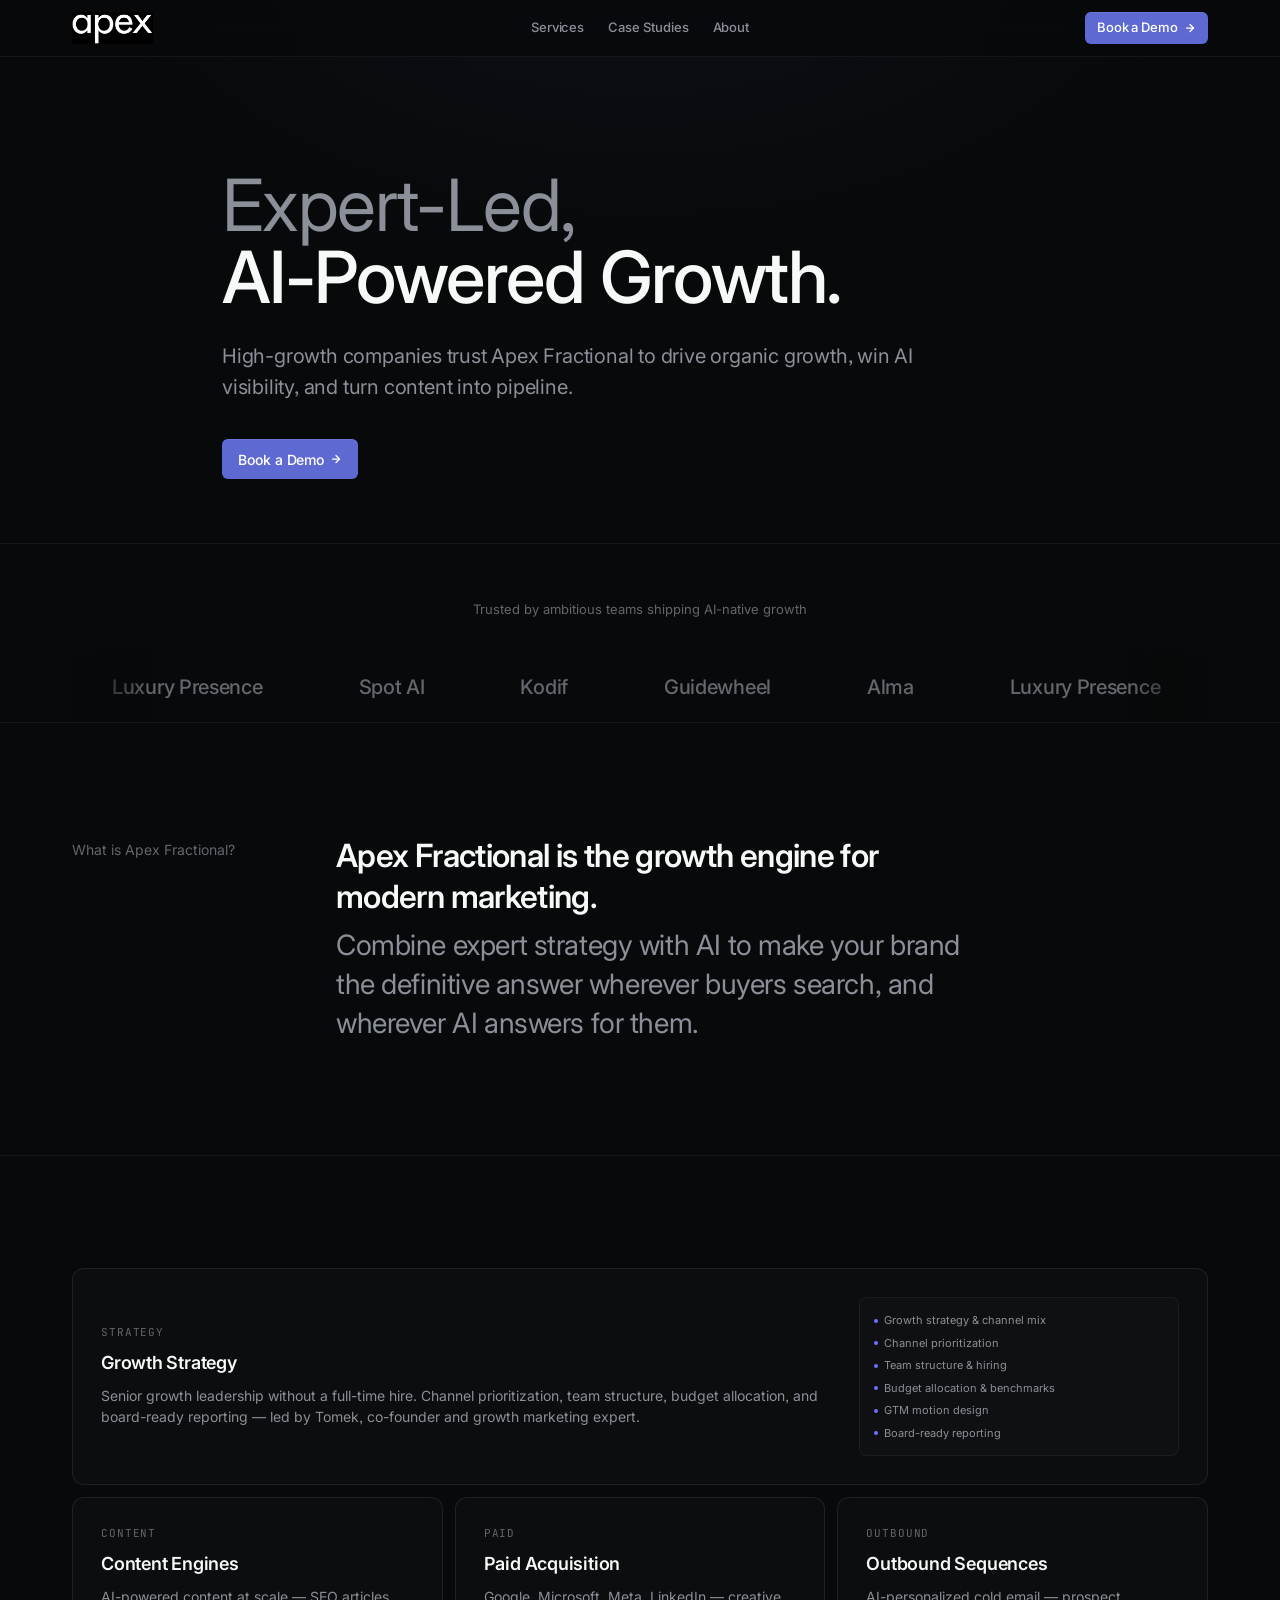
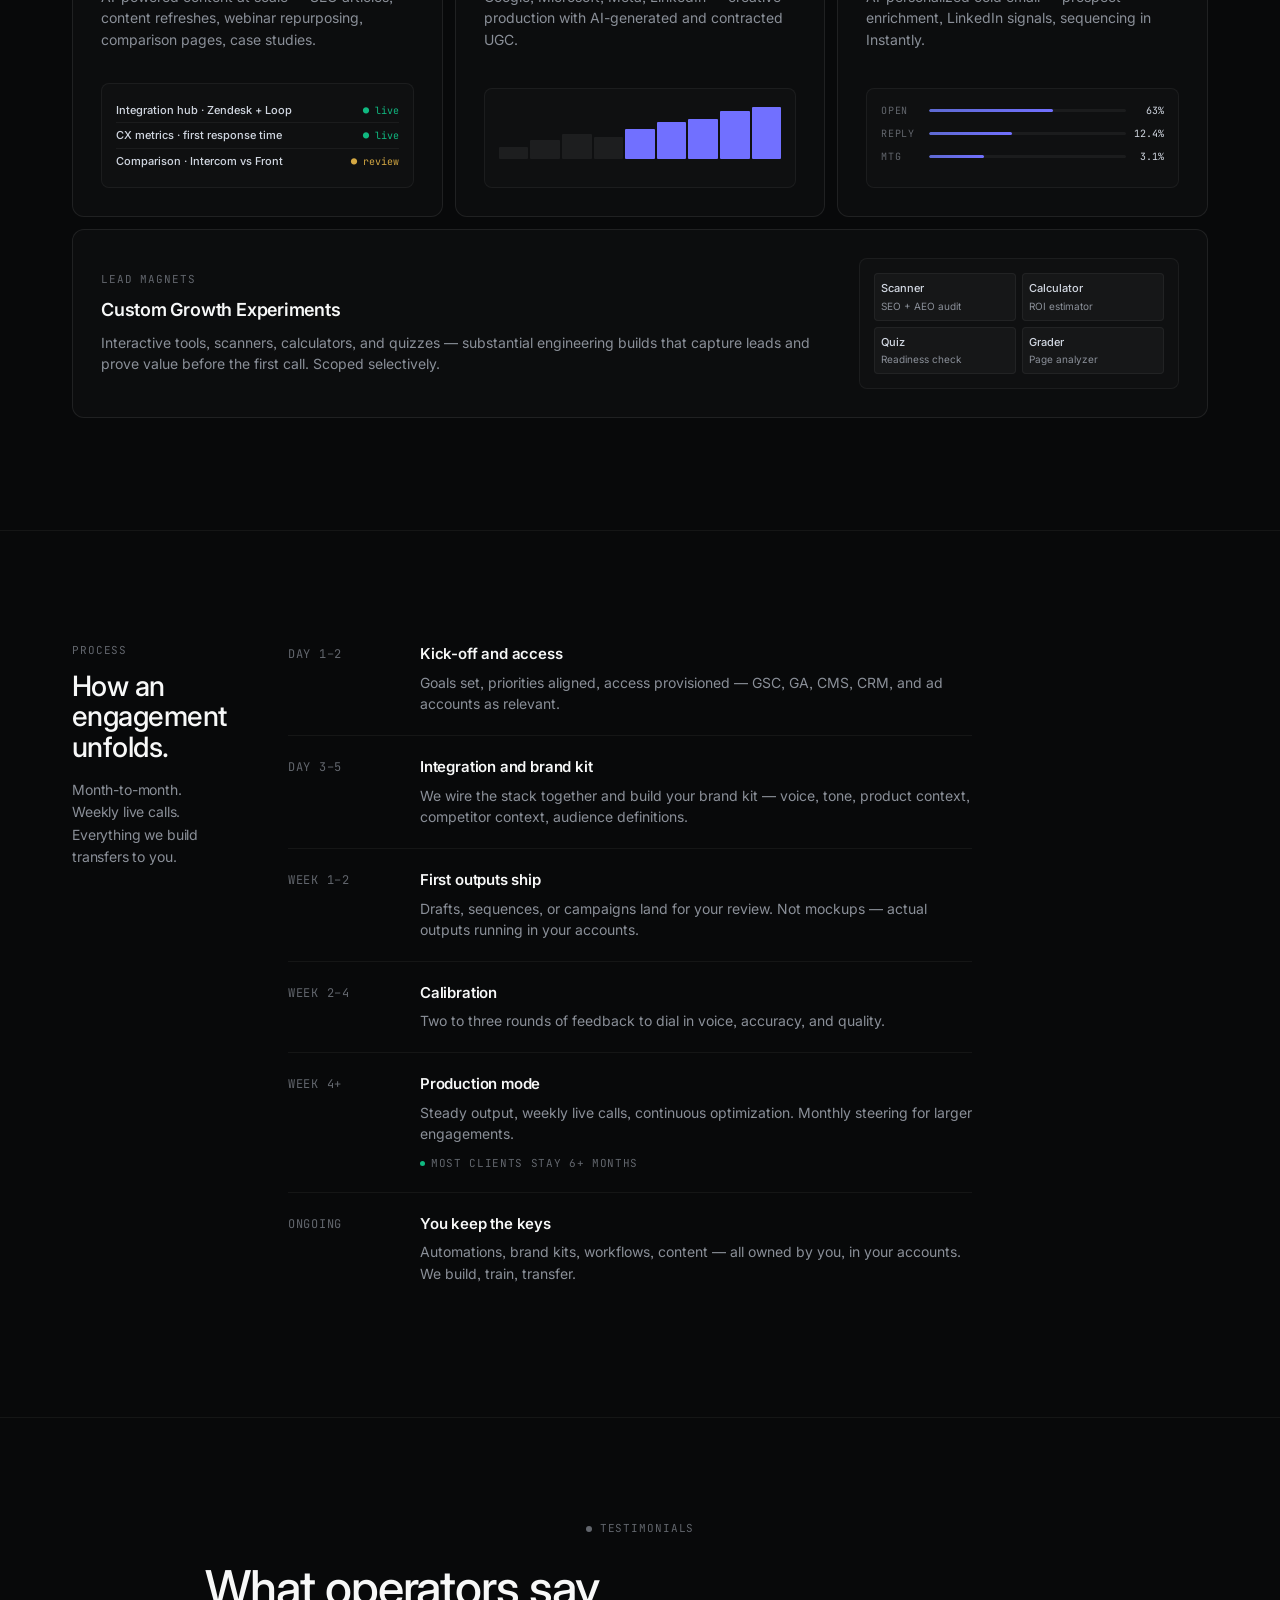
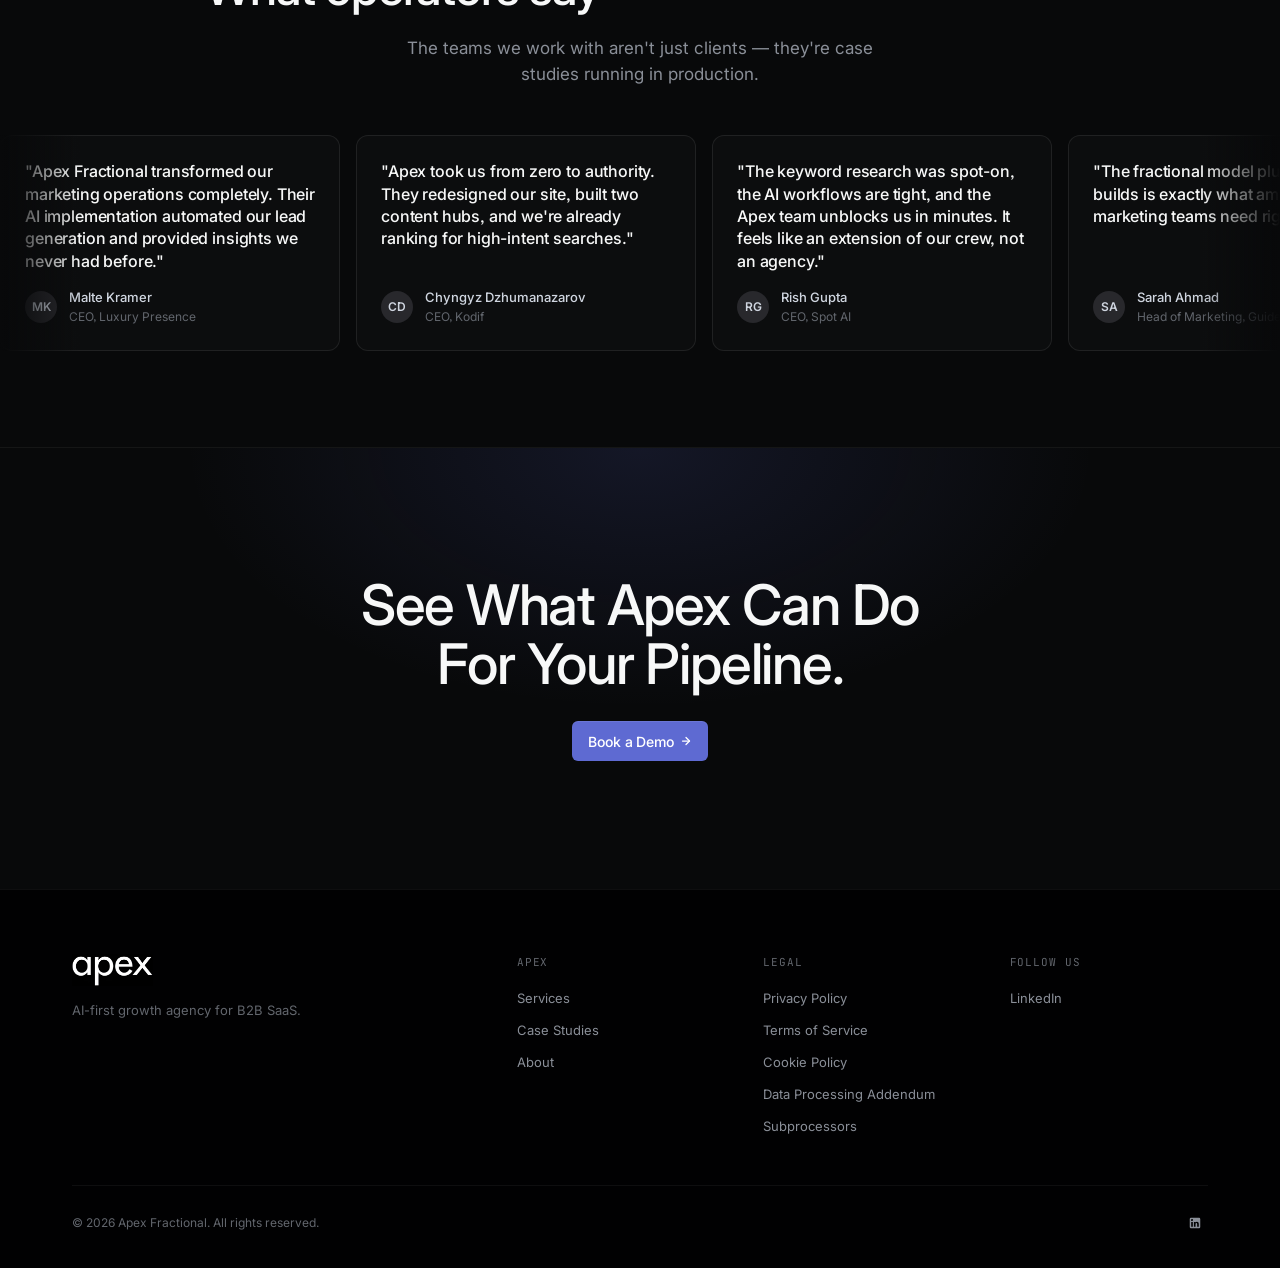
<file: index.html>
<!doctype html>
<html lang="en">
<head>
<meta charset="utf-8" />
<meta name="viewport" content="width=device-width,initial-scale=1" />
<meta name="color-scheme" content="dark" />
<title>Apex Fractional — Expert-Led, AI-Powered Growth</title>
<link rel="preconnect" href="https://fonts.googleapis.com" />
<link rel="preconnect" href="https://fonts.gstatic.com" crossorigin />
<link href="https://fonts.googleapis.com/css2?family=Inter:wght@300;400;500;600&family=JetBrains+Mono:wght@400;500&display=swap" rel="stylesheet" />
<link rel="stylesheet" href="/styles.css" />
</head>
<body>

<!-- NAV -->
<nav class="nav">
  <div class="wrap nav-inner">
    <a class="nav-logo" href="/">
      <img src="/logo.svg" alt="Apex Fractional" />
    </a>
    <div class="nav-center">
      <a class="nav-link" href="/services">Services</a>
      <a class="nav-link" href="/case-studies">Case Studies</a>
      <a class="nav-link" href="/about">About</a>
    </div>
    <div class="nav-right">
      <a class="btn btn-primary" href="/book">
        Book a Demo
        <svg class="arrow" width="12" height="12" viewBox="0 0 24 24" fill="none" stroke="currentColor" stroke-width="2.5" stroke-linecap="round" stroke-linejoin="round"><path d="M5 12h14"/><path d="m12 5 7 7-7 7"/></svg>
      </a>
      <button class="hamburger" aria-label="Menu">
        <svg width="16" height="16" viewBox="0 0 24 24" fill="none" stroke="currentColor" stroke-width="2" stroke-linecap="round"><path d="M4 6h16M4 12h16M4 18h16"/></svg>
      </button>
    </div>
  </div>
</nav>

<!-- HERO -->
<header class="hero">
  <div class="wrap hero-inner">
    <h1 class="display-xl">
      <span class="light">Expert-Led,</span><br>
      AI-Powered Growth.
    </h1>
    <p class="sub">
      High-growth companies trust Apex Fractional to drive organic growth, win AI visibility, and turn content into pipeline.
    </p>
    <a class="btn btn-primary btn-lg" href="/book">
      Book a Demo
      <svg class="arrow" width="12" height="12" viewBox="0 0 24 24" fill="none" stroke="currentColor" stroke-width="2.5" stroke-linecap="round" stroke-linejoin="round"><path d="M5 12h14"/><path d="m12 5 7 7-7 7"/></svg>
    </a>
  </div>
</header>

<!-- CLIENTS -->
<section class="clients">
  <div class="wrap">
    <div class="label">Trusted by ambitious teams shipping AI-native growth</div>
    <div class="marquee-wrap clients-marquee-wrap">
      <div class="marquee clients-marquee">
        <a class="logo-item has-case" href="/case-studies/luxury-presence">
          Luxury Presence
          <div class="preview">
            <div class="p-metric">300% more qualified leads</div>
            <p class="p-desc">AI-powered website scanner that became their #1 growth experiment. 60% team time saved.</p>
          </div>
        </a>
        <a class="logo-item has-case" href="/case-studies/spot-ai">
          Spot AI
          <div class="preview">
            <div class="p-metric">#1 in AI-engine citations</div>
            <p class="p-desc">Overtook Verkada and Avigilon in 10 months. 120% blog growth in a shrinking market.</p>
          </div>
        </a>
        <a class="logo-item has-case" href="/case-studies/kodif">
          Kodif
          <div class="preview">
            <div class="p-metric">5× organic traffic</div>
            <p class="p-desc">200+ AI-drafted pages shipped at &lt;$4 each. Page-one rankings in 6 weeks.</p>
          </div>
        </a>
        <span class="logo-item">Guidewheel</span>
        <a class="logo-item has-case" href="/case-studies/alma">
          Alma
          <div class="preview">
            <div class="p-metric">30× LinkedIn SQLs/mo</div>
            <p class="p-desc">Paid media rebuilt end-to-end. Brand CPL down 47%, LinkedIn cost/SQL down 67%.</p>
          </div>
        </a>
        <a class="logo-item has-case" href="/case-studies/luxury-presence" aria-hidden="true" tabindex="-1">
          Luxury Presence
          <div class="preview">
            <div class="p-metric">300% more qualified leads</div>
            <p class="p-desc">AI-powered website scanner that became their #1 growth experiment. 60% team time saved.</p>
          </div>
        </a>
        <a class="logo-item has-case" href="/case-studies/spot-ai" aria-hidden="true" tabindex="-1">
          Spot AI
          <div class="preview">
            <div class="p-metric">#1 in AI-engine citations</div>
            <p class="p-desc">Overtook Verkada and Avigilon in 10 months. 120% blog growth in a shrinking market.</p>
          </div>
        </a>
        <a class="logo-item has-case" href="/case-studies/kodif" aria-hidden="true" tabindex="-1">
          Kodif
          <div class="preview">
            <div class="p-metric">5× organic traffic</div>
            <p class="p-desc">200+ AI-drafted pages shipped at &lt;$4 each. Page-one rankings in 6 weeks.</p>
          </div>
        </a>
        <span class="logo-item" aria-hidden="true">Guidewheel</span>
        <a class="logo-item has-case" href="/case-studies/alma" aria-hidden="true" tabindex="-1">
          Alma
          <div class="preview">
            <div class="p-metric">30× LinkedIn SQLs/mo</div>
            <p class="p-desc">Paid media rebuilt end-to-end. Brand CPL down 47%, LinkedIn cost/SQL down 67%.</p>
          </div>
        </a>
      </div>
    </div>
  </div>
</section>

<!-- WHAT IS APEX FRACTIONAL -->
<section class="what">
  <div class="wrap">
    <div class="what-grid">
      <div class="what-label">What is Apex Fractional?</div>
      <div class="what-body">
        <h2>Apex Fractional is the growth engine for modern marketing.</h2>
        <p>Combine expert strategy with AI to make your brand the definitive answer wherever buyers search, and wherever AI answers for them.</p>
      </div>
    </div>
  </div>
</section>

<!-- SERVICES -->
<section class="svc-section" id="services">
  <div class="wrap">
    <div class="svc-layout">

      <!-- Row 1: Growth Strategy (wide) -->
      <div class="svc-row-1">
        <div class="svc wide">
          <div class="svc-text">
            <span class="overline">Strategy</span>
            <h3 class="h3">Growth Strategy</h3>
            <p>Senior growth leadership without a full-time hire. Channel prioritization, team structure, budget allocation, and board-ready reporting — led by Tomek, co-founder and growth marketing expert.</p>
          </div>
          <div class="svc-visual">
            <div class="strat-list">
              <div class="item"><span class="dot"></span>Growth strategy & channel mix</div>
              <div class="item"><span class="dot"></span>Channel prioritization</div>
              <div class="item"><span class="dot"></span>Team structure & hiring</div>
              <div class="item"><span class="dot"></span>Budget allocation & benchmarks</div>
              <div class="item"><span class="dot"></span>GTM motion design</div>
              <div class="item"><span class="dot"></span>Board-ready reporting</div>
            </div>
          </div>
        </div>
      </div>

      <!-- Row 2: Content / Paid / Outbound (3 columns) -->
      <div class="svc-row-3">
        <div class="svc tall">
          <div class="svc-text">
            <span class="overline">Content</span>
            <h3 class="h3">Content Engines</h3>
            <p>AI-powered content at scale — SEO articles, content refreshes, webinar repurposing, comparison pages, case studies.</p>
          </div>
          <div class="svc-visual">
            <div class="ce-row"><span class="title">Integration hub · Zendesk + Loop</span><span class="status">● live</span></div>
            <div class="ce-row"><span class="title">CX metrics · first response time</span><span class="status">● live</span></div>
            <div class="ce-row"><span class="title">Comparison · Intercom vs Front</span><span class="status pending">● review</span></div>
          </div>
        </div>

        <div class="svc tall">
          <div class="svc-text">
            <span class="overline">Paid</span>
            <h3 class="h3">Paid Acquisition</h3>
            <p>Google, Microsoft, Meta, LinkedIn — creative production with AI-generated and contracted UGC.</p>
          </div>
          <div class="svc-visual">
            <div class="paid-chart">
              <div class="bar" style="height:22%"></div><div class="bar" style="height:34%"></div>
              <div class="bar" style="height:46%"></div><div class="bar" style="height:40%"></div>
              <div class="bar on" style="height:54%"></div><div class="bar on" style="height:66%"></div>
              <div class="bar on" style="height:72%"></div><div class="bar on" style="height:86%"></div>
              <div class="bar on" style="height:94%"></div>
            </div>
          </div>
        </div>

        <div class="svc tall">
          <div class="svc-text">
            <span class="overline">Outbound</span>
            <h3 class="h3">Outbound Sequences</h3>
            <p>AI-personalized cold email — prospect enrichment, LinkedIn signals, sequencing in Instantly.</p>
          </div>
          <div class="svc-visual">
            <div class="ob-bar"><span class="lbl">open</span><span class="track" style="--w:63%"></span><span class="val">63%</span></div>
            <div class="ob-bar"><span class="lbl">reply</span><span class="track" style="--w:42%"></span><span class="val">12.4%</span></div>
            <div class="ob-bar"><span class="lbl">mtg</span><span class="track" style="--w:28%"></span><span class="val">3.1%</span></div>
          </div>
        </div>
      </div>

      <!-- Row 3: Custom Growth Experiments (wide) -->
      <div class="svc-row-1">
        <div class="svc wide">
          <div class="svc-text">
            <span class="overline">Lead Magnets</span>
            <h3 class="h3">Custom Growth Experiments</h3>
            <p>Interactive tools, scanners, calculators, and quizzes — substantial engineering builds that capture leads and prove value before the first call. Scoped selectively.</p>
          </div>
          <div class="svc-visual">
            <div class="lm-grid">
              <div class="lm-cell"><strong>Scanner</strong>SEO + AEO audit</div>
              <div class="lm-cell"><strong>Calculator</strong>ROI estimator</div>
              <div class="lm-cell"><strong>Quiz</strong>Readiness check</div>
              <div class="lm-cell"><strong>Grader</strong>Page analyzer</div>
            </div>
          </div>
        </div>
      </div>

    </div>
  </div>
</section>

<!-- PROCESS -->
<section class="process" id="process">
  <div class="wrap">
    <div class="changelog">
      <div class="left">
        <span class="overline">Process</span>
        <h2>How an engagement unfolds.</h2>
        <p class="body">Month-to-month. Weekly live calls. Everything we build transfers to you.</p>
      </div>
      <div class="entries">
        <div class="entry">
          <div class="ts">Day 1–2</div>
          <div class="body-block">
            <h4>Kick-off and access</h4>
            <p>Goals set, priorities aligned, access provisioned — GSC, GA, CMS, CRM, and ad accounts as relevant.</p>
          </div>
        </div>
        <div class="entry">
          <div class="ts">Day 3–5</div>
          <div class="body-block">
            <h4>Integration and brand kit</h4>
            <p>We wire the stack together and build your brand kit — voice, tone, product context, competitor context, audience definitions.</p>
          </div>
        </div>
        <div class="entry">
          <div class="ts">Week 1–2</div>
          <div class="body-block">
            <h4>First outputs ship</h4>
            <p>Drafts, sequences, or campaigns land for your review. Not mockups — actual outputs running in your accounts.</p>
          </div>
        </div>
        <div class="entry">
          <div class="ts">Week 2–4</div>
          <div class="body-block">
            <h4>Calibration</h4>
            <p>Two to three rounds of feedback to dial in voice, accuracy, and quality.</p>
          </div>
        </div>
        <div class="entry">
          <div class="ts">Week 4+</div>
          <div class="body-block">
            <h4>Production mode</h4>
            <p>Steady output, weekly live calls, continuous optimization. Monthly steering for larger engagements.</p>
            <span class="note"><span class="dot"></span>Most clients stay 6+ months</span>
          </div>
        </div>
        <div class="entry">
          <div class="ts">Ongoing</div>
          <div class="body-block">
            <h4>You keep the keys</h4>
            <p>Automations, brand kits, workflows, content — all owned by you, in your accounts. We build, train, transfer.</p>
          </div>
        </div>
      </div>
    </div>
  </div>
</section>

<!-- TESTIMONIALS -->
<section class="testimonials">
  <div class="wrap">
    <div class="section-head">
      <span class="overline">Testimonials</span>
      <h2>What operators say</h2>
      <p>The teams we work with aren't just clients — they're case studies running in production.</p>
    </div>
  </div>
  <div class="marquee-wrap">
    <div class="marquee">
      <div class="quote-card">
        <p class="q">"Apex Fractional transformed our marketing operations completely. Their AI implementation automated our lead generation and provided insights we never had before."</p>
        <div class="who"><div class="av">MK</div><div class="meta"><div class="name">Malte Kramer</div><div class="role">CEO, Luxury Presence</div></div></div>
      </div>
      <div class="quote-card">
        <p class="q">"Apex took us from zero to authority. They redesigned our site, built two content hubs, and we're already ranking for high-intent searches."</p>
        <div class="who"><div class="av">CD</div><div class="meta"><div class="name">Chyngyz Dzhumanazarov</div><div class="role">CEO, Kodif</div></div></div>
      </div>
      <div class="quote-card">
        <p class="q">"The keyword research was spot-on, the AI workflows are tight, and the Apex team unblocks us in minutes. It feels like an extension of our crew, not an agency."</p>
        <div class="who"><div class="av">RG</div><div class="meta"><div class="name">Rish Gupta</div><div class="role">CEO, Spot AI</div></div></div>
      </div>
      <div class="quote-card">
        <p class="q">"The fractional model plus custom builds is exactly what ambitious marketing teams need right now."</p>
        <div class="who"><div class="av">SA</div><div class="meta"><div class="name">Sarah Ahmad</div><div class="role">Head of Marketing, Guidewheel</div></div></div>
      </div>
      <div class="quote-card">
        <p class="q">"I expected an agency. I got a product team. The difference shows in every deliverable."</p>
        <div class="who"><div class="av">EH</div><div class="meta"><div class="name">Elena Huang</div><div class="role">CMO, Alma</div></div></div>
      </div>
      <!-- duplicate set for seamless loop -->
      <div class="quote-card">
        <p class="q">"Apex Fractional transformed our marketing operations completely. Their AI implementation automated our lead generation and provided insights we never had before."</p>
        <div class="who"><div class="av">MK</div><div class="meta"><div class="name">Malte Kramer</div><div class="role">CEO, Luxury Presence</div></div></div>
      </div>
      <div class="quote-card">
        <p class="q">"Apex took us from zero to authority. They redesigned our site, built two content hubs, and we're already ranking for high-intent searches."</p>
        <div class="who"><div class="av">CD</div><div class="meta"><div class="name">Chyngyz Dzhumanazarov</div><div class="role">CEO, Kodif</div></div></div>
      </div>
      <div class="quote-card">
        <p class="q">"The keyword research was spot-on, the AI workflows are tight, and the Apex team unblocks us in minutes. It feels like an extension of our crew, not an agency."</p>
        <div class="who"><div class="av">RG</div><div class="meta"><div class="name">Rish Gupta</div><div class="role">CEO, Spot AI</div></div></div>
      </div>
      <div class="quote-card">
        <p class="q">"The fractional model plus custom builds is exactly what ambitious marketing teams need right now."</p>
        <div class="who"><div class="av">SA</div><div class="meta"><div class="name">Sarah Ahmad</div><div class="role">Head of Marketing, Guidewheel</div></div></div>
      </div>
      <div class="quote-card">
        <p class="q">"I expected an agency. I got a product team. The difference shows in every deliverable."</p>
        <div class="who"><div class="av">EH</div><div class="meta"><div class="name">Elena Huang</div><div class="role">CMO, Alma</div></div></div>
      </div>
    </div>
  </div>
</section>

<!-- FINAL CTA -->
<section class="cta">
  <h2>See What Apex Can Do For Your Pipeline.</h2>
  <a class="btn btn-primary btn-lg" href="/book">
    Book a Demo
    <svg class="arrow" width="12" height="12" viewBox="0 0 24 24" fill="none" stroke="currentColor" stroke-width="2.5" stroke-linecap="round" stroke-linejoin="round"><path d="M5 12h14"/><path d="m12 5 7 7-7 7"/></svg>
  </a>
</section>

<!-- FOOTER -->
<footer>
  <div class="wrap">
    <div class="foot-grid">
      <div class="foot-brand">
        <img src="/logo.svg" alt="Apex Fractional" />
        <p>AI-first growth agency for B2B SaaS.</p>
      </div>
      <div class="foot-col">
        <h5>Apex</h5>
        <ul>
          <li><a href="/services">Services</a></li>
          <li><a href="/case-studies">Case Studies</a></li>
          <li><a href="/about">About</a></li>
        </ul>
      </div>
      <div class="foot-col">
        <h5>Legal</h5>
        <ul>
          <li><a href="/privacy">Privacy Policy</a></li>
          <li><a href="#">Terms of Service</a></li>
          <li><a href="#">Cookie Policy</a></li>
          <li><a href="#">Data Processing Addendum</a></li>
          <li><a href="#">Subprocessors</a></li>
        </ul>
      </div>
      <div class="foot-col">
        <h5>Follow us</h5>
        <ul>
          <li><a href="https://www.linkedin.com/company/apex-fractional" target="_blank" rel="noopener">LinkedIn</a></li>
        </ul>
      </div>
    </div>
    <div class="foot-bottom">
      <div>&copy; 2026 Apex Fractional. All rights reserved.</div>
      <div class="socials">
        <a href="https://www.linkedin.com/company/apex-fractional" target="_blank" rel="noopener" aria-label="LinkedIn">
          <svg width="14" height="14" viewBox="0 0 24 24" fill="currentColor"><path d="M19 3a2 2 0 0 1 2 2v14a2 2 0 0 1-2 2H5a2 2 0 0 1-2-2V5a2 2 0 0 1 2-2h14m-.5 15.5v-5.3a3.26 3.26 0 0 0-3.26-3.26c-.85 0-1.84.52-2.32 1.3v-1.11h-2.79v8.37h2.79v-4.93c0-.77.62-1.4 1.39-1.4a1.4 1.4 0 0 1 1.4 1.4v4.93h2.79M6.88 8.56a1.68 1.68 0 0 0 1.68-1.68c0-.93-.75-1.69-1.68-1.69a1.69 1.69 0 0 0-1.69 1.69c0 .93.76 1.68 1.69 1.68m1.39 9.94v-8.37H5.5v8.37h2.77z"/></svg>
        </a>
      </div>
    </div>
  </div>
</footer>

</body>
</html>
</file>
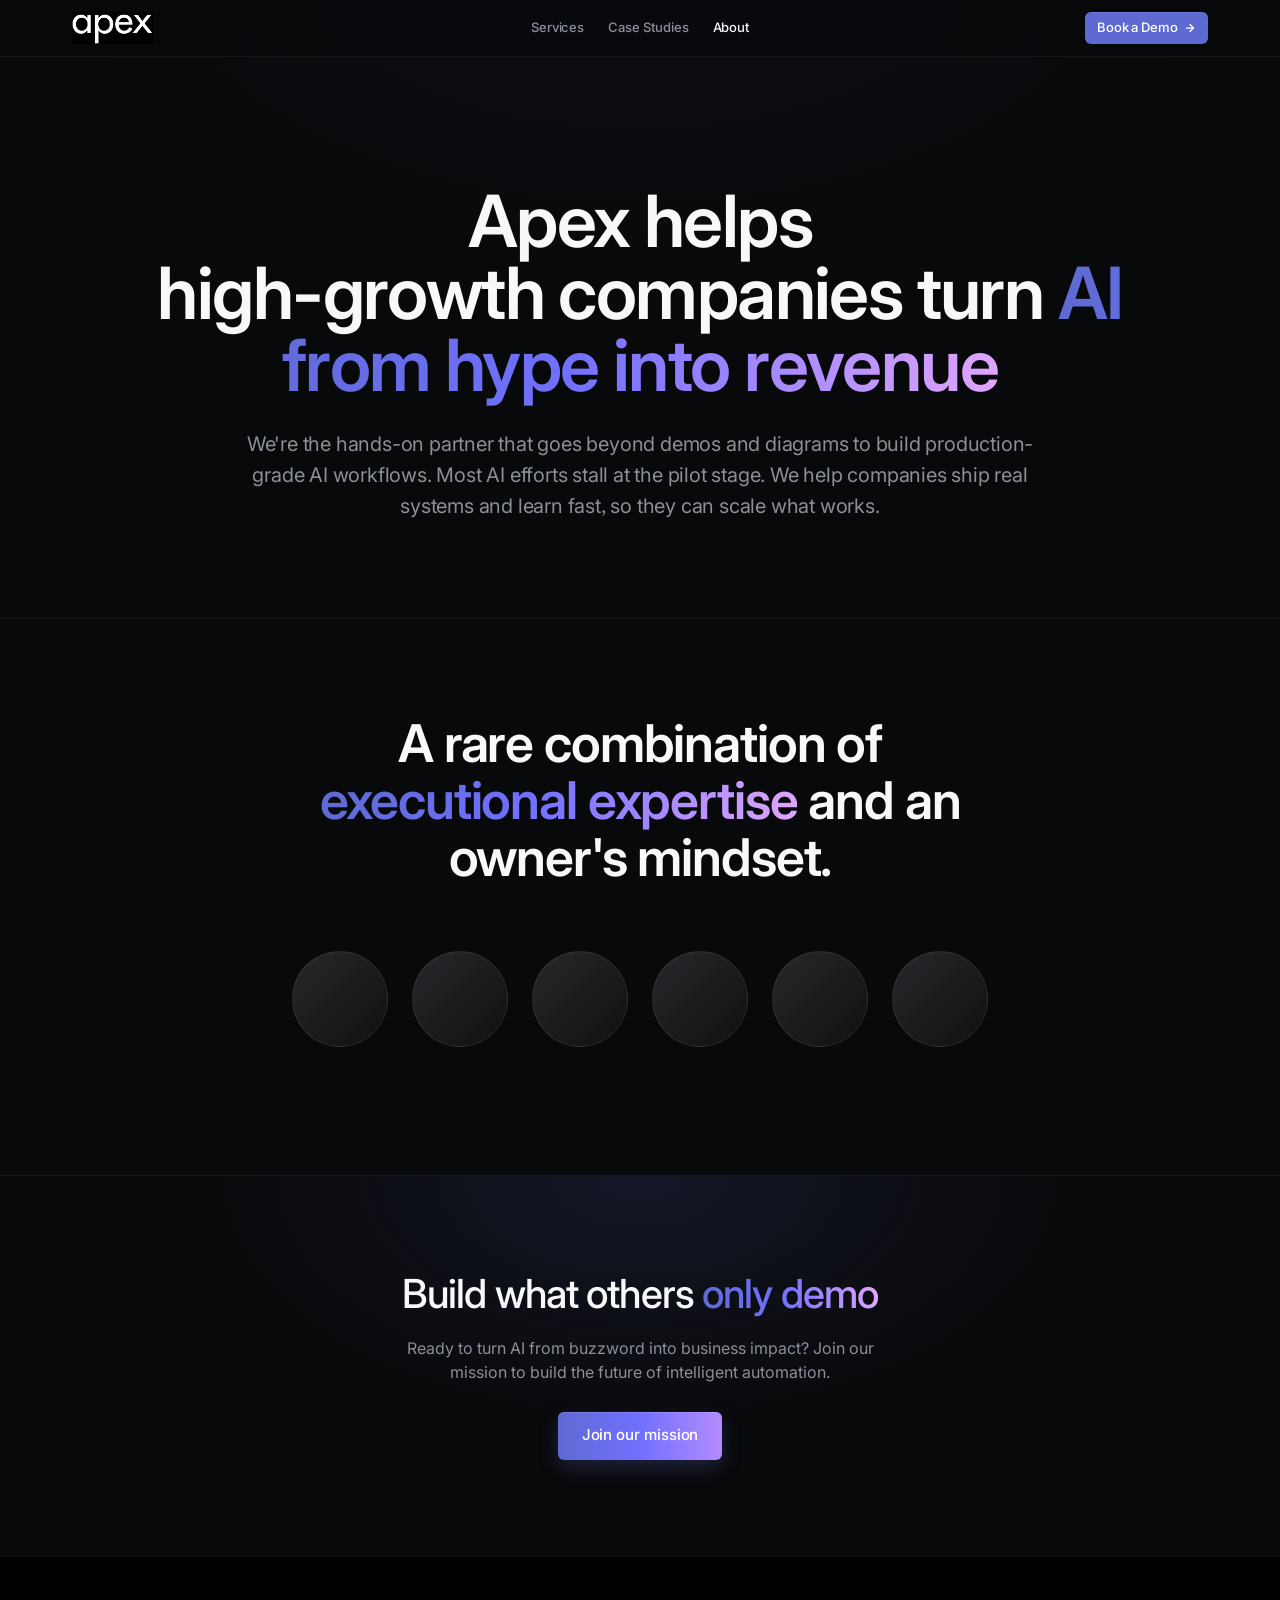
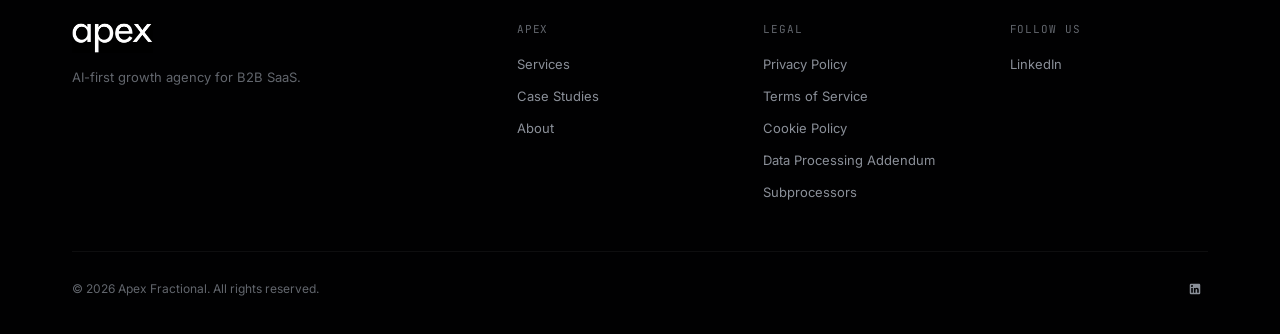
<file: about/index.html>
<!doctype html>
<html lang="en">
<head>
<meta charset="utf-8" />
<meta name="viewport" content="width=device-width,initial-scale=1" />
<meta name="color-scheme" content="dark" />
<title>About — Apex Fractional</title>
<link rel="preconnect" href="https://fonts.googleapis.com" />
<link rel="preconnect" href="https://fonts.gstatic.com" crossorigin />
<link href="https://fonts.googleapis.com/css2?family=Inter:wght@300;400;500;600&family=JetBrains+Mono:wght@400;500&display=swap" rel="stylesheet" />
<link rel="stylesheet" href="/styles.css" />
</head>
<body>

<nav class="nav">
  <div class="wrap nav-inner">
    <a class="nav-logo" href="/"><img src="/logo.svg" alt="Apex Fractional" /></a>
    <div class="nav-center">
      <a class="nav-link" href="/services">Services</a>
      <a class="nav-link" href="/case-studies">Case Studies</a>
      <a class="nav-link active" href="/about">About</a>
    </div>
    <div class="nav-right">
      <a class="btn btn-primary" href="/book">Book a Demo
        <svg class="arrow" width="12" height="12" viewBox="0 0 24 24" fill="none" stroke="currentColor" stroke-width="2.5" stroke-linecap="round" stroke-linejoin="round"><path d="M5 12h14"/><path d="m12 5 7 7-7 7"/></svg>
      </a>
      <button class="hamburger" aria-label="Menu">
        <svg width="16" height="16" viewBox="0 0 24 24" fill="none" stroke="currentColor" stroke-width="2" stroke-linecap="round"><path d="M4 6h16M4 12h16M4 18h16"/></svg>
      </button>
    </div>
  </div>
</nav>

<header class="hero about-hero">
  <div class="wrap hero-inner">
    <h1 class="display-xl">Apex helps<br>high-growth companies turn <span class="grad-text">AI from hype into revenue</span></h1>
    <p class="sub">We're the hands-on partner that goes beyond demos and diagrams to build production-grade AI workflows. Most AI efforts stall at the pilot stage. We help companies ship real systems and learn fast, so they can scale what works.</p>
  </div>
</header>

<section class="team-section">
  <div class="wrap">
    <h2>A rare combination of <span class="grad-text">executional expertise</span> and an owner's mindset.</h2>
    <div class="team-row">
      <div class="team-member" tabindex="0">
        <div class="team-tip"><div class="t-name">Tomek</div><div class="t-role">Co-founder</div></div>
        <div class="team-avatar"><!-- <img src="/team/tomek.jpg" alt="Tomek" /> --></div>
      </div>
      <div class="team-member" tabindex="0">
        <div class="team-tip"><div class="t-name">Maciek</div><div class="t-role">Co-founder</div></div>
        <div class="team-avatar"><!-- <img src="/team/maciek.jpg" alt="Maciek" /> --></div>
      </div>
      <div class="team-member" tabindex="0">
        <div class="team-tip"><div class="t-name">Marcin</div><div class="t-role">Co-founder</div></div>
        <div class="team-avatar"><!-- <img src="/team/marcin.jpg" alt="Marcin" /> --></div>
      </div>
      <div class="team-member" tabindex="0">
        <div class="team-tip"><div class="t-name">Janek</div><div class="t-role">GTM Engineer</div></div>
        <div class="team-avatar"><!-- <img src="/team/janek.jpg" alt="Janek" /> --></div>
      </div>
      <div class="team-member" tabindex="0">
        <div class="team-tip"><div class="t-name">Piotrek</div><div class="t-role">GTM Engineer</div></div>
        <div class="team-avatar"><!-- <img src="/team/piotrek.jpg" alt="Piotrek" /> --></div>
      </div>
      <div class="team-member" tabindex="0">
        <div class="team-tip"><div class="t-name">Mikołaj</div><div class="t-role">GTM Engineer</div></div>
        <div class="team-avatar"><!-- <img src="/team/mikolaj.jpg" alt="Mikołaj" /> --></div>
      </div>
    </div>
  </div>
</section>

<section class="subcta">
  <h2>Build what others <span class="grad-text">only demo</span></h2>
  <p>Ready to turn AI from buzzword into business impact? Join our mission to build the future of intelligent automation.</p>
  <a class="btn btn-grad" href="/book">Join our mission</a>
</section>

<footer>
  <div class="wrap">
    <div class="foot-grid">
      <div class="foot-brand">
        <img src="/logo.svg" alt="Apex Fractional" />
        <p>AI-first growth agency for B2B SaaS.</p>
      </div>
      <div class="foot-col"><h5>Apex</h5><ul>
        <li><a href="/services">Services</a></li>
        <li><a href="/case-studies">Case Studies</a></li>
        <li><a href="/about">About</a></li>
      </ul></div>
      <div class="foot-col"><h5>Legal</h5><ul>
        <li><a href="/privacy">Privacy Policy</a></li>
        <li><a href="#">Terms of Service</a></li>
        <li><a href="#">Cookie Policy</a></li>
        <li><a href="#">Data Processing Addendum</a></li>
        <li><a href="#">Subprocessors</a></li>
      </ul></div>
      <div class="foot-col"><h5>Follow us</h5><ul>
        <li><a href="https://www.linkedin.com/company/apex-fractional" target="_blank" rel="noopener">LinkedIn</a></li>
      </ul></div>
    </div>
    <div class="foot-bottom">
      <div>&copy; 2026 Apex Fractional. All rights reserved.</div>
      <div class="socials"><a href="https://www.linkedin.com/company/apex-fractional" target="_blank" rel="noopener" aria-label="LinkedIn"><svg width="14" height="14" viewBox="0 0 24 24" fill="currentColor"><path d="M19 3a2 2 0 0 1 2 2v14a2 2 0 0 1-2 2H5a2 2 0 0 1-2-2V5a2 2 0 0 1 2-2h14m-.5 15.5v-5.3a3.26 3.26 0 0 0-3.26-3.26c-.85 0-1.84.52-2.32 1.3v-1.11h-2.79v8.37h2.79v-4.93c0-.77.62-1.4 1.39-1.4a1.4 1.4 0 0 1 1.4 1.4v4.93h2.79M6.88 8.56a1.68 1.68 0 0 0 1.68-1.68c0-.93-.75-1.69-1.68-1.69a1.69 1.69 0 0 0-1.69 1.69c0 .93.76 1.68 1.69 1.68m1.39 9.94v-8.37H5.5v8.37h2.77z"/></svg></a></div>
    </div>
  </div>
</footer>

</body>
</html>
</file>
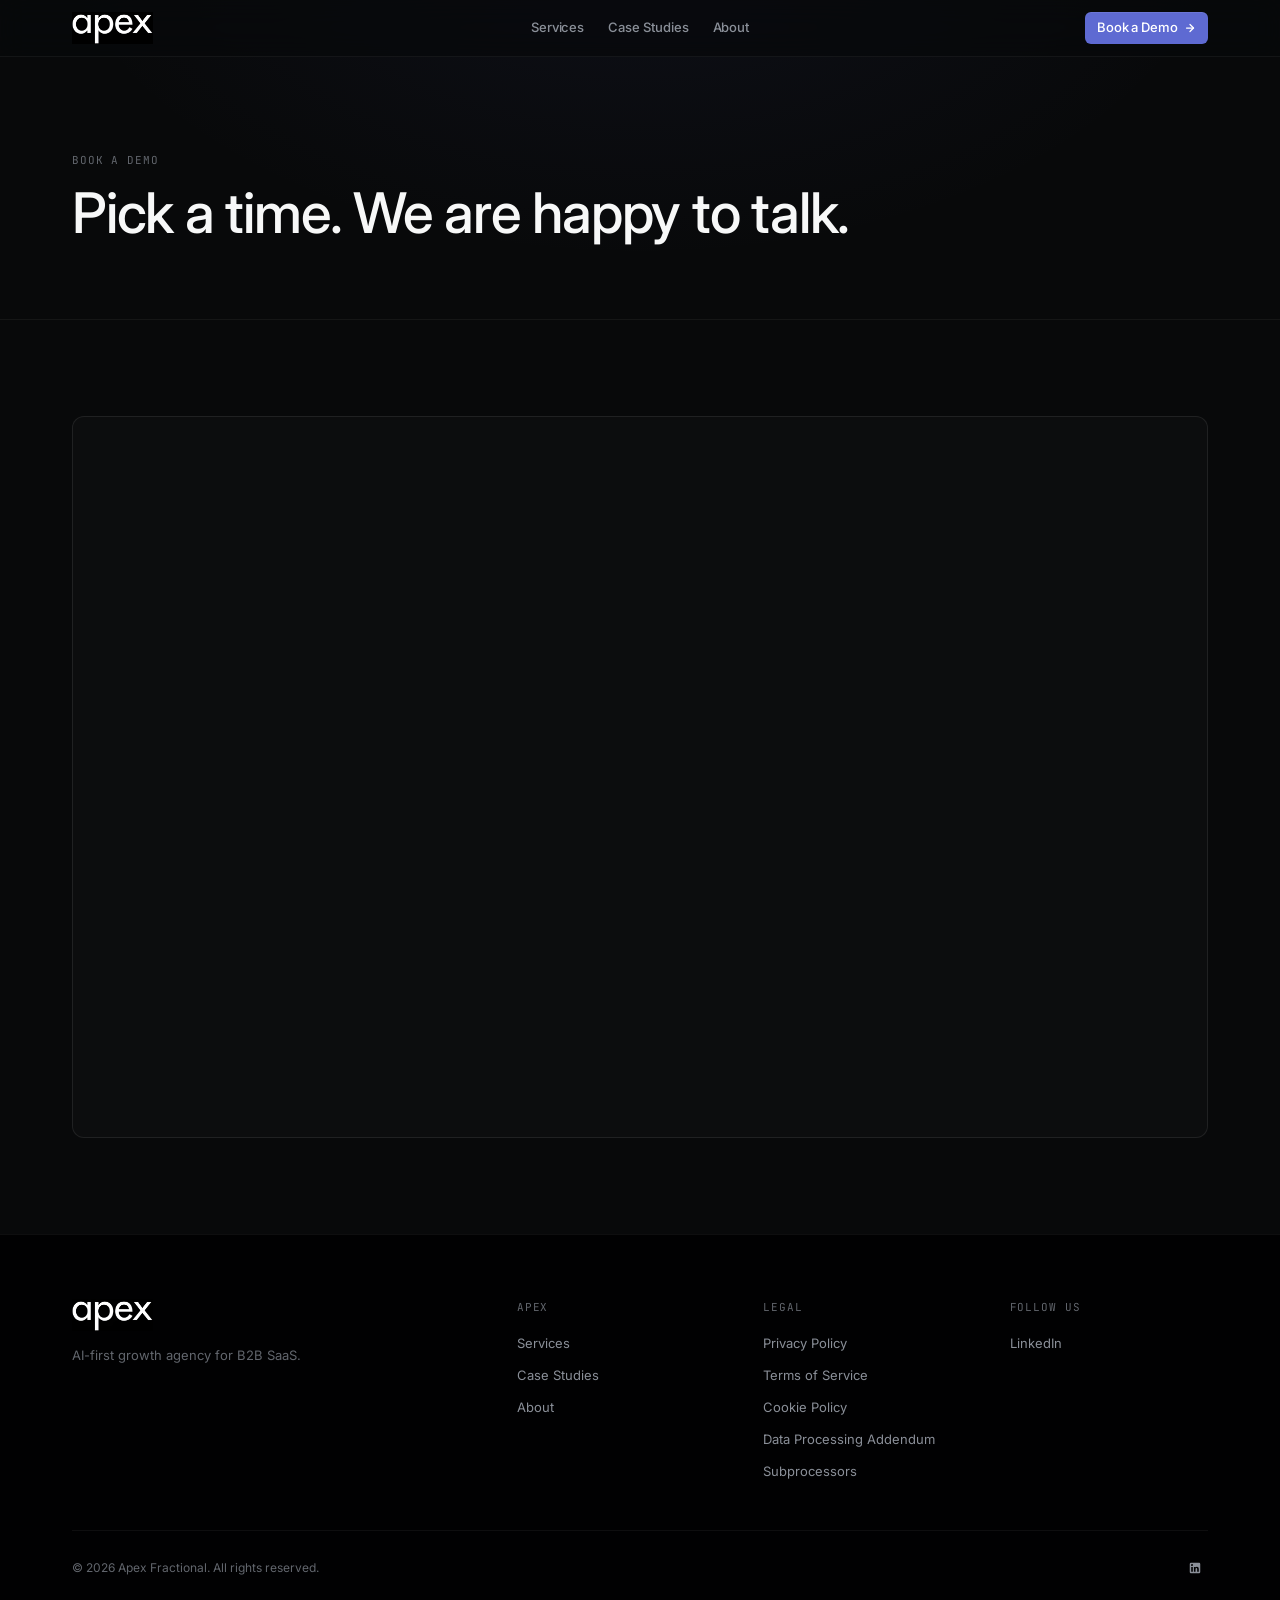
<file: book/index.html>
<!doctype html>
<html lang="en">
<head>
<meta charset="utf-8" />
<meta name="viewport" content="width=device-width,initial-scale=1" />
<meta name="color-scheme" content="dark" />
<title>Book a Demo — Apex Fractional</title>
<link rel="preconnect" href="https://fonts.googleapis.com" />
<link rel="preconnect" href="https://fonts.gstatic.com" crossorigin />
<link href="https://fonts.googleapis.com/css2?family=Inter:wght@300;400;500;600&family=JetBrains+Mono:wght@400;500&display=swap" rel="stylesheet" />
<link rel="stylesheet" href="/styles.css" />
</head>
<body>

<nav class="nav">
  <div class="wrap nav-inner">
    <a class="nav-logo" href="/"><img src="/logo.svg" alt="Apex Fractional" /></a>
    <div class="nav-center">
      <a class="nav-link" href="/services">Services</a>
      <a class="nav-link" href="/case-studies">Case Studies</a>
      <a class="nav-link" href="/about">About</a>
    </div>
    <div class="nav-right">
      <a class="btn btn-primary" href="/book">Book a Demo
        <svg class="arrow" width="12" height="12" viewBox="0 0 24 24" fill="none" stroke="currentColor" stroke-width="2.5" stroke-linecap="round" stroke-linejoin="round"><path d="M5 12h14"/><path d="m12 5 7 7-7 7"/></svg>
      </a>
      <button class="hamburger" aria-label="Menu">
        <svg width="16" height="16" viewBox="0 0 24 24" fill="none" stroke="currentColor" stroke-width="2" stroke-linecap="round"><path d="M4 6h16M4 12h16M4 18h16"/></svg>
      </button>
    </div>
  </div>
</nav>

<header class="page-header">
  <div class="wrap">
    <span class="overline eyebrow">Book a demo</span>
    <h1>Pick a time. We are happy to talk.</h1>
  </div>
</header>

<section class="section">
  <div class="wrap">
    <div class="book-embed-frame">
      <div id="my-cal-inline-demo"></div>
    </div>
  </div>
</section>

<script type="text/javascript">
  (function (C, A, L) { let p = function (a, ar) { a.q.push(ar); }; let d = C.document; C.Cal = C.Cal || function () { let cal = C.Cal; let ar = arguments; if (!cal.loaded) { cal.ns = {}; cal.q = cal.q || []; d.head.appendChild(d.createElement("script")).src = A; cal.loaded = true; } if (ar[0] === L) { const api = function () { p(api, arguments); }; const namespace = ar[1]; api.q = api.q || []; if(typeof namespace === "string"){cal.ns[namespace] = cal.ns[namespace] || api;p(cal.ns[namespace], ar);p(cal, ["initNamespace", namespace]);} else p(cal, ar); return;} p(cal, ar); }; })(window, "https://app.cal.com/embed/embed.js", "init");
  Cal("init", "demo", {origin:"https://app.cal.com"});

  Cal.ns.demo("inline", {
    elementOrSelector:"#my-cal-inline-demo",
    config: {"layout":"month_view","useSlotsViewOnSmallScreen":"true","theme":"dark"},
    calLink: "apex-fractional/demo",
  });

  Cal.ns.demo("ui", {
    "hideEventTypeDetails": false,
    "layout": "month_view",
    "theme": "dark",
    "styles": { "body": { "background": "#08090a" } },
    "cssVarsPerTheme": {
      "dark": {
        "cal-brand": "#5e6ad2",
        "cal-bg-muted": "#08090a",
        "cal-bg-emphasis": "#191a1b",
        "cal-bg": "#0f1011",
        "cal-border": "rgba(255,255,255,.08)",
        "cal-border-subtle": "rgba(255,255,255,.05)"
      },
      "light": {
        "cal-brand": "#5e6ad2",
        "cal-bg-muted": "#08090a",
        "cal-bg-emphasis": "#191a1b",
        "cal-bg": "#0f1011",
        "cal-border": "rgba(255,255,255,.08)",
        "cal-border-subtle": "rgba(255,255,255,.05)"
      }
    }
  });
</script>

<footer>
  <div class="wrap">
    <div class="foot-grid">
      <div class="foot-brand">
        <img src="/logo.svg" alt="Apex Fractional" />
        <p>AI-first growth agency for B2B SaaS.</p>
      </div>
      <div class="foot-col"><h5>Apex</h5><ul>
        <li><a href="/services">Services</a></li>
        <li><a href="/case-studies">Case Studies</a></li>
        <li><a href="/about">About</a></li>
      </ul></div>
      <div class="foot-col"><h5>Legal</h5><ul>
        <li><a href="/privacy">Privacy Policy</a></li>
        <li><a href="#">Terms of Service</a></li>
        <li><a href="#">Cookie Policy</a></li>
        <li><a href="#">Data Processing Addendum</a></li>
        <li><a href="#">Subprocessors</a></li>
      </ul></div>
      <div class="foot-col"><h5>Follow us</h5><ul>
        <li><a href="https://www.linkedin.com/company/apex-fractional" target="_blank" rel="noopener">LinkedIn</a></li>
      </ul></div>
    </div>
    <div class="foot-bottom">
      <div>&copy; 2026 Apex Fractional. All rights reserved.</div>
      <div class="socials"><a href="https://www.linkedin.com/company/apex-fractional" target="_blank" rel="noopener" aria-label="LinkedIn"><svg width="14" height="14" viewBox="0 0 24 24" fill="currentColor"><path d="M19 3a2 2 0 0 1 2 2v14a2 2 0 0 1-2 2H5a2 2 0 0 1-2-2V5a2 2 0 0 1 2-2h14m-.5 15.5v-5.3a3.26 3.26 0 0 0-3.26-3.26c-.85 0-1.84.52-2.32 1.3v-1.11h-2.79v8.37h2.79v-4.93c0-.77.62-1.4 1.39-1.4a1.4 1.4 0 0 1 1.4 1.4v4.93h2.79M6.88 8.56a1.68 1.68 0 0 0 1.68-1.68c0-.93-.75-1.69-1.68-1.69a1.69 1.69 0 0 0-1.69 1.69c0 .93.76 1.68 1.69 1.68m1.39 9.94v-8.37H5.5v8.37h2.77z"/></svg></a></div>
    </div>
  </div>
</footer>

</body>
</html>
</file>
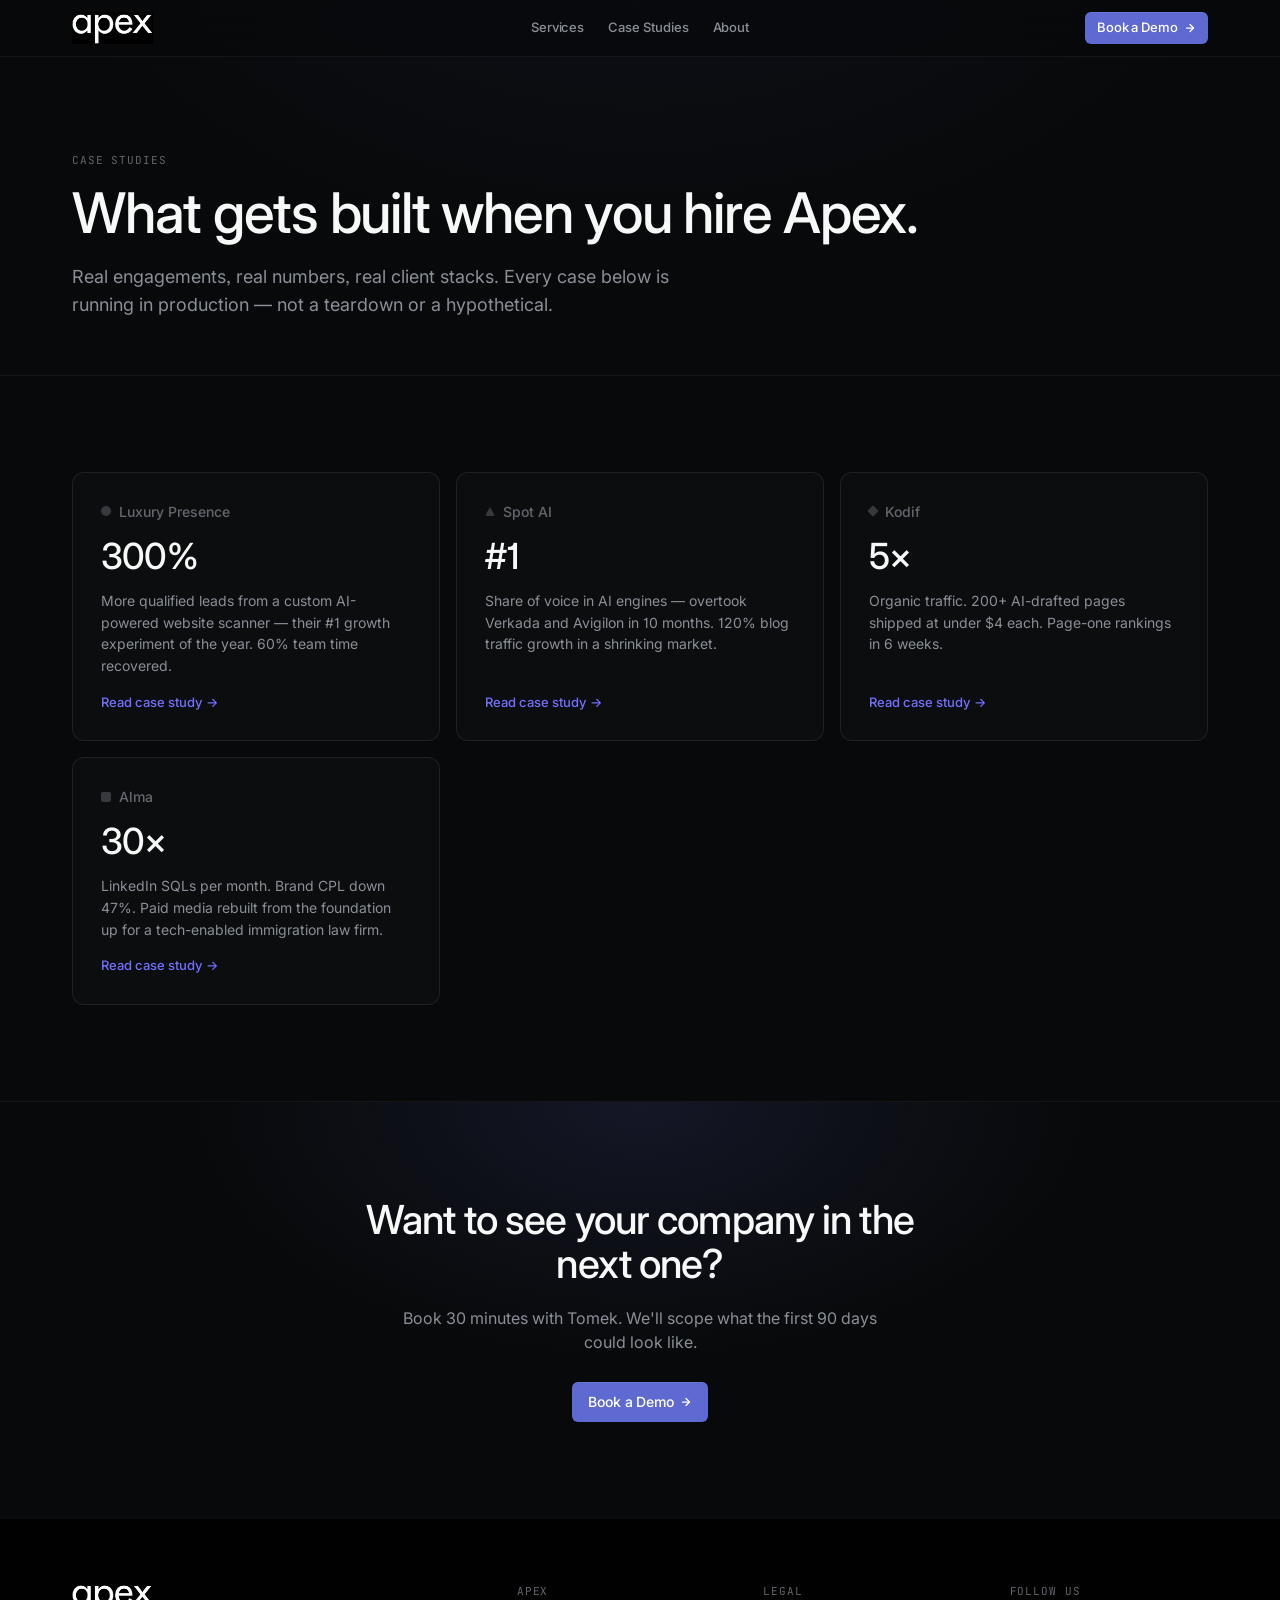
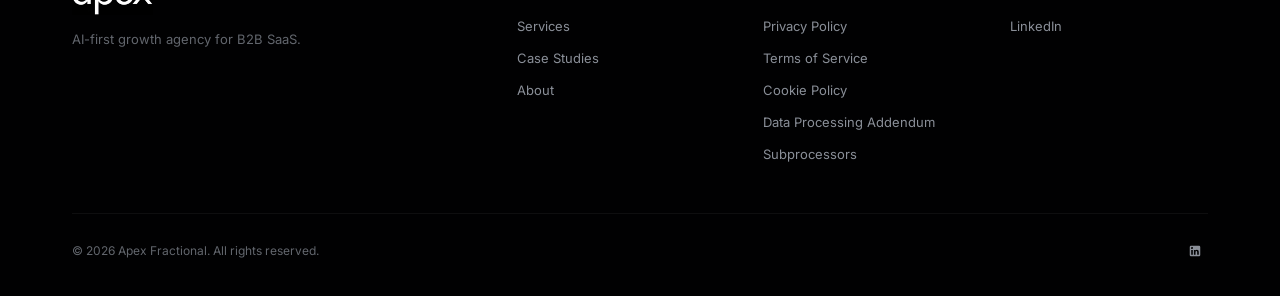
<file: case-studies/index.html>
<!doctype html>
<html lang="en">
<head>
<meta charset="utf-8" />
<meta name="viewport" content="width=device-width,initial-scale=1" />
<meta name="color-scheme" content="dark" />
<title>Case Studies — Apex Fractional</title>
<link rel="preconnect" href="https://fonts.googleapis.com" />
<link rel="preconnect" href="https://fonts.gstatic.com" crossorigin />
<link href="https://fonts.googleapis.com/css2?family=Inter:wght@300;400;500;600&family=JetBrains+Mono:wght@400;500&display=swap" rel="stylesheet" />
<link rel="stylesheet" href="/styles.css" />
</head>
<body>

<nav class="nav">
  <div class="wrap nav-inner">
    <a class="nav-logo" href="/"><img src="/logo.svg" alt="Apex Fractional" /></a>
    <div class="nav-center">
      <a class="nav-link" href="/services">Services</a>
      <a class="nav-link" href="/case-studies">Case Studies</a>
      <a class="nav-link" href="/about">About</a>
    </div>
    <div class="nav-right">
      <a class="btn btn-primary" href="/book">Book a Demo
        <svg class="arrow" width="12" height="12" viewBox="0 0 24 24" fill="none" stroke="currentColor" stroke-width="2.5" stroke-linecap="round" stroke-linejoin="round"><path d="M5 12h14"/><path d="m12 5 7 7-7 7"/></svg>
      </a>
      <button class="hamburger" aria-label="Menu">
        <svg width="16" height="16" viewBox="0 0 24 24" fill="none" stroke="currentColor" stroke-width="2" stroke-linecap="round"><path d="M4 6h16M4 12h16M4 18h16"/></svg>
      </button>
    </div>
  </div>
</nav>

<header class="page-header">
  <div class="wrap">
    <span class="overline eyebrow">Case studies</span>
    <h1>What gets built when you hire Apex.</h1>
    <p class="lead">Real engagements, real numbers, real client stacks. Every case below is running in production — not a teardown or a hypothetical.</p>
  </div>
</header>

<section class="section">
  <div class="wrap">
    <div class="case-grid">
      <a class="case-card" href="/case-studies/luxury-presence">
        <div class="case-client"><span class="icon circle"></span>Luxury Presence</div>
        <div class="case-metric">300%</div>
        <p class="case-desc">More qualified leads from a custom AI-powered website scanner — their #1 growth experiment of the year. 60% team time recovered.</p>
        <span class="case-link">Read case study →</span>
      </a>

      <a class="case-card" href="/case-studies/spot-ai">
        <div class="case-client"><span class="icon tri"></span>Spot AI</div>
        <div class="case-metric">#1</div>
        <p class="case-desc">Share of voice in AI engines — overtook Verkada and Avigilon in 10 months. 120% blog traffic growth in a shrinking market.</p>
        <span class="case-link">Read case study →</span>
      </a>

      <a class="case-card" href="/case-studies/kodif">
        <div class="case-client"><span class="icon diamond"></span>Kodif</div>
        <div class="case-metric">5×</div>
        <p class="case-desc">Organic traffic. 200+ AI-drafted pages shipped at under $4 each. Page-one rankings in 6 weeks.</p>
        <span class="case-link">Read case study →</span>
      </a>

      <a class="case-card" href="/case-studies/alma">
        <div class="case-client"><span class="icon"></span>Alma</div>
        <div class="case-metric">30×</div>
        <p class="case-desc">LinkedIn SQLs per month. Brand CPL down 47%. Paid media rebuilt from the foundation up for a tech-enabled immigration law firm.</p>
        <span class="case-link">Read case study →</span>
      </a>
    </div>
  </div>
</section>

<section class="subcta">
  <h2>Want to see your company in the next one?</h2>
  <p>Book 30 minutes with Tomek. We'll scope what the first 90 days could look like.</p>
  <a class="btn btn-primary btn-lg" href="/book">Book a Demo
    <svg class="arrow" width="12" height="12" viewBox="0 0 24 24" fill="none" stroke="currentColor" stroke-width="2.5" stroke-linecap="round" stroke-linejoin="round"><path d="M5 12h14"/><path d="m12 5 7 7-7 7"/></svg>
  </a>
</section>

<footer>
  <div class="wrap">
    <div class="foot-grid">
      <div class="foot-brand">
        <img src="/logo.svg" alt="Apex Fractional" />
        <p>AI-first growth agency for B2B SaaS.</p>
      </div>
      <div class="foot-col"><h5>Apex</h5><ul>
        <li><a href="/services">Services</a></li>
        <li><a href="/case-studies">Case Studies</a></li>
        <li><a href="/about">About</a></li>
      </ul></div>
      <div class="foot-col"><h5>Legal</h5><ul>
        <li><a href="/privacy">Privacy Policy</a></li>
        <li><a href="#">Terms of Service</a></li>
        <li><a href="#">Cookie Policy</a></li>
        <li><a href="#">Data Processing Addendum</a></li>
        <li><a href="#">Subprocessors</a></li>
      </ul></div>
      <div class="foot-col"><h5>Follow us</h5><ul>
        <li><a href="https://www.linkedin.com/company/apex-fractional" target="_blank" rel="noopener">LinkedIn</a></li>
      </ul></div>
    </div>
    <div class="foot-bottom">
      <div>&copy; 2026 Apex Fractional. All rights reserved.</div>
      <div class="socials"><a href="https://www.linkedin.com/company/apex-fractional" target="_blank" rel="noopener" aria-label="LinkedIn"><svg width="14" height="14" viewBox="0 0 24 24" fill="currentColor"><path d="M19 3a2 2 0 0 1 2 2v14a2 2 0 0 1-2 2H5a2 2 0 0 1-2-2V5a2 2 0 0 1 2-2h14m-.5 15.5v-5.3a3.26 3.26 0 0 0-3.26-3.26c-.85 0-1.84.52-2.32 1.3v-1.11h-2.79v8.37h2.79v-4.93c0-.77.62-1.4 1.39-1.4a1.4 1.4 0 0 1 1.4 1.4v4.93h2.79M6.88 8.56a1.68 1.68 0 0 0 1.68-1.68c0-.93-.75-1.69-1.68-1.69a1.69 1.69 0 0 0-1.69 1.69c0 .93.76 1.68 1.69 1.68m1.39 9.94v-8.37H5.5v8.37h2.77z"/></svg></a></div>
    </div>
  </div>
</footer>

</body>
</html>
</file>
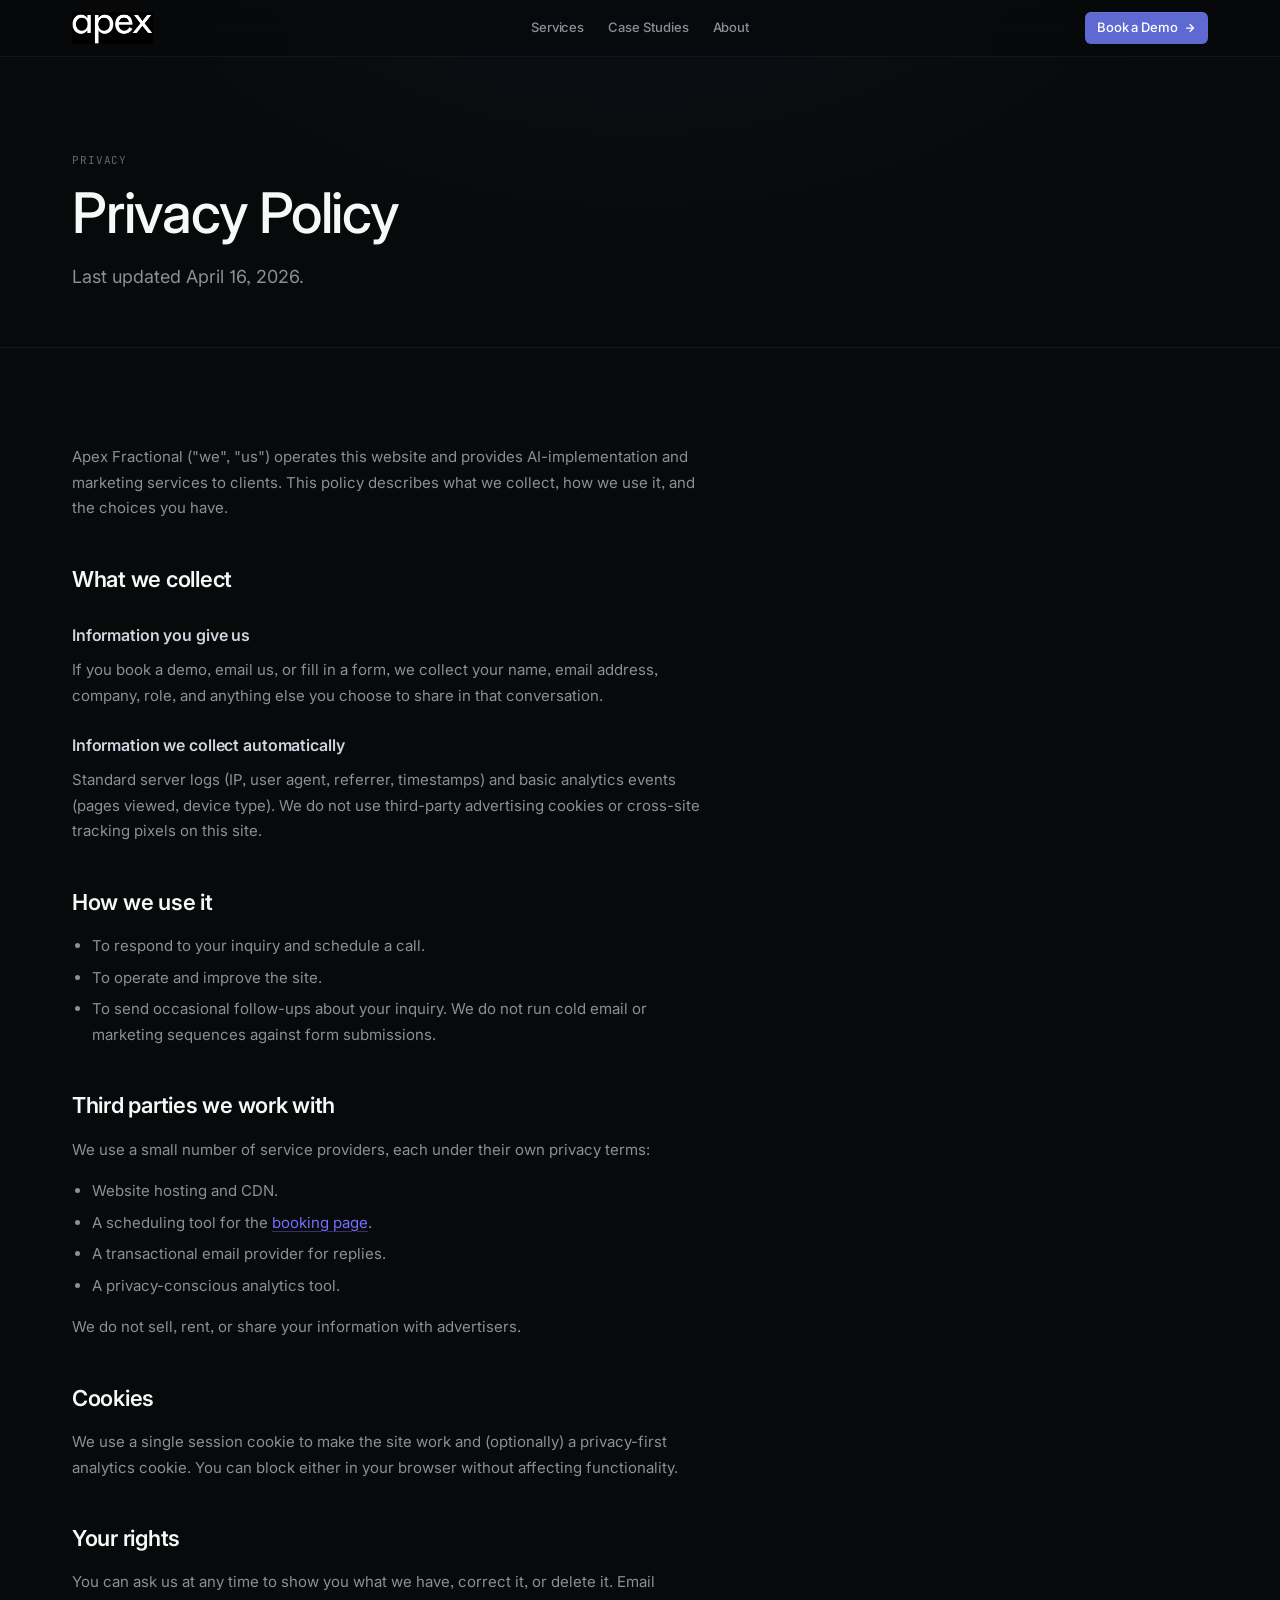
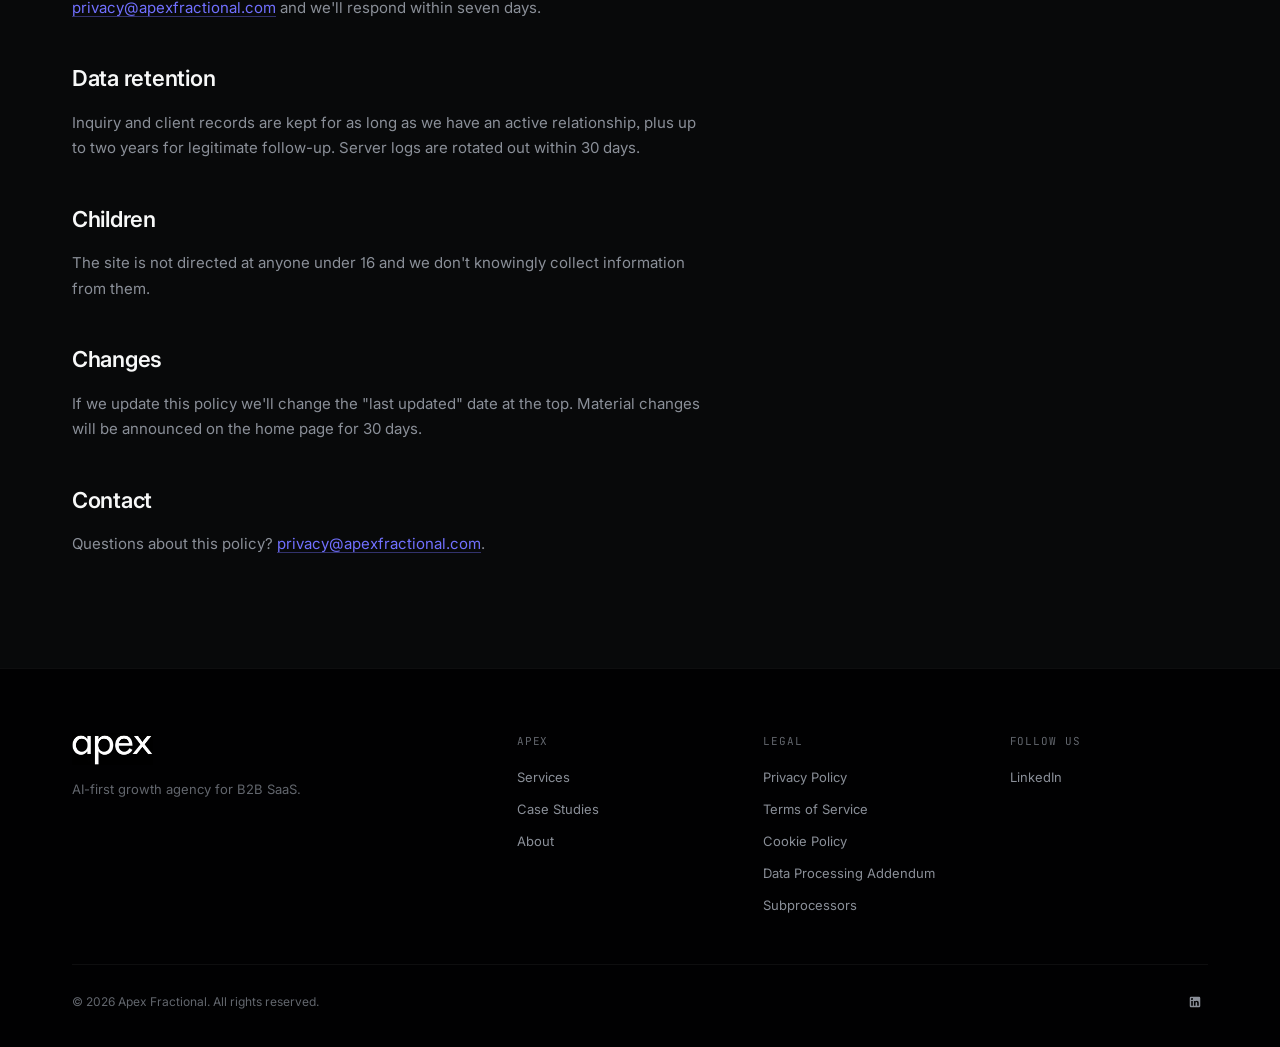
<file: privacy/index.html>
<!doctype html>
<html lang="en">
<head>
<meta charset="utf-8" />
<meta name="viewport" content="width=device-width,initial-scale=1" />
<meta name="color-scheme" content="dark" />
<title>Privacy Policy — Apex Fractional</title>
<link rel="preconnect" href="https://fonts.googleapis.com" />
<link rel="preconnect" href="https://fonts.gstatic.com" crossorigin />
<link href="https://fonts.googleapis.com/css2?family=Inter:wght@300;400;500;600&family=JetBrains+Mono:wght@400;500&display=swap" rel="stylesheet" />
<link rel="stylesheet" href="/styles.css" />
</head>
<body>

<nav class="nav">
  <div class="wrap nav-inner">
    <a class="nav-logo" href="/"><img src="/logo.svg" alt="Apex Fractional" /></a>
    <div class="nav-center">
      <a class="nav-link" href="/services">Services</a>
      <a class="nav-link" href="/case-studies">Case Studies</a>
      <a class="nav-link" href="/about">About</a>
    </div>
    <div class="nav-right">
      <a class="btn btn-primary" href="/book">Book a Demo
        <svg class="arrow" width="12" height="12" viewBox="0 0 24 24" fill="none" stroke="currentColor" stroke-width="2.5" stroke-linecap="round" stroke-linejoin="round"><path d="M5 12h14"/><path d="m12 5 7 7-7 7"/></svg>
      </a>
      <button class="hamburger" aria-label="Menu">
        <svg width="16" height="16" viewBox="0 0 24 24" fill="none" stroke="currentColor" stroke-width="2" stroke-linecap="round"><path d="M4 6h16M4 12h16M4 18h16"/></svg>
      </button>
    </div>
  </div>
</nav>

<header class="page-header">
  <div class="wrap">
    <span class="overline eyebrow">Privacy</span>
    <h1>Privacy Policy</h1>
    <p class="lead">Last updated April 16, 2026.</p>
  </div>
</header>

<section class="section">
  <div class="wrap">
    <div class="prose">
      <p>Apex Fractional ("we", "us") operates this website and provides AI-implementation and marketing services to clients. This policy describes what we collect, how we use it, and the choices you have.</p>

      <h2>What we collect</h2>
      <h3>Information you give us</h3>
      <p>If you book a demo, email us, or fill in a form, we collect your name, email address, company, role, and anything else you choose to share in that conversation.</p>
      <h3>Information we collect automatically</h3>
      <p>Standard server logs (IP, user agent, referrer, timestamps) and basic analytics events (pages viewed, device type). We do not use third-party advertising cookies or cross-site tracking pixels on this site.</p>

      <h2>How we use it</h2>
      <ul>
        <li>To respond to your inquiry and schedule a call.</li>
        <li>To operate and improve the site.</li>
        <li>To send occasional follow-ups about your inquiry. We do not run cold email or marketing sequences against form submissions.</li>
      </ul>

      <h2>Third parties we work with</h2>
      <p>We use a small number of service providers, each under their own privacy terms:</p>
      <ul>
        <li>Website hosting and CDN.</li>
        <li>A scheduling tool for the <a href="/book">booking page</a>.</li>
        <li>A transactional email provider for replies.</li>
        <li>A privacy-conscious analytics tool.</li>
      </ul>
      <p>We do not sell, rent, or share your information with advertisers.</p>

      <h2>Cookies</h2>
      <p>We use a single session cookie to make the site work and (optionally) a privacy-first analytics cookie. You can block either in your browser without affecting functionality.</p>

      <h2>Your rights</h2>
      <p>You can ask us at any time to show you what we have, correct it, or delete it. Email <a href="mailto:privacy@apexfractional.com">privacy@apexfractional.com</a> and we'll respond within seven days.</p>

      <h2>Data retention</h2>
      <p>Inquiry and client records are kept for as long as we have an active relationship, plus up to two years for legitimate follow-up. Server logs are rotated out within 30 days.</p>

      <h2>Children</h2>
      <p>The site is not directed at anyone under 16 and we don't knowingly collect information from them.</p>

      <h2>Changes</h2>
      <p>If we update this policy we'll change the "last updated" date at the top. Material changes will be announced on the home page for 30 days.</p>

      <h2>Contact</h2>
      <p>Questions about this policy? <a href="mailto:privacy@apexfractional.com">privacy@apexfractional.com</a>.</p>
    </div>
  </div>
</section>

<footer>
  <div class="wrap">
    <div class="foot-grid">
      <div class="foot-brand">
        <img src="/logo.svg" alt="Apex Fractional" />
        <p>AI-first growth agency for B2B SaaS.</p>
      </div>
      <div class="foot-col"><h5>Apex</h5><ul>
        <li><a href="/services">Services</a></li>
        <li><a href="/case-studies">Case Studies</a></li>
        <li><a href="/about">About</a></li>
      </ul></div>
      <div class="foot-col"><h5>Legal</h5><ul>
        <li><a href="/privacy">Privacy Policy</a></li>
        <li><a href="#">Terms of Service</a></li>
        <li><a href="#">Cookie Policy</a></li>
        <li><a href="#">Data Processing Addendum</a></li>
        <li><a href="#">Subprocessors</a></li>
      </ul></div>
      <div class="foot-col"><h5>Follow us</h5><ul>
        <li><a href="https://www.linkedin.com/company/apex-fractional" target="_blank" rel="noopener">LinkedIn</a></li>
      </ul></div>
    </div>
    <div class="foot-bottom">
      <div>&copy; 2026 Apex Fractional. All rights reserved.</div>
      <div class="socials"><a href="https://www.linkedin.com/company/apex-fractional" target="_blank" rel="noopener" aria-label="LinkedIn"><svg width="14" height="14" viewBox="0 0 24 24" fill="currentColor"><path d="M19 3a2 2 0 0 1 2 2v14a2 2 0 0 1-2 2H5a2 2 0 0 1-2-2V5a2 2 0 0 1 2-2h14m-.5 15.5v-5.3a3.26 3.26 0 0 0-3.26-3.26c-.85 0-1.84.52-2.32 1.3v-1.11h-2.79v8.37h2.79v-4.93c0-.77.62-1.4 1.39-1.4a1.4 1.4 0 0 1 1.4 1.4v4.93h2.79M6.88 8.56a1.68 1.68 0 0 0 1.68-1.68c0-.93-.75-1.69-1.68-1.69a1.69 1.69 0 0 0-1.69 1.69c0 .93.76 1.68 1.69 1.68m1.39 9.94v-8.37H5.5v8.37h2.77z"/></svg></a></div>
    </div>
  </div>
</footer>

</body>
</html>
</file>
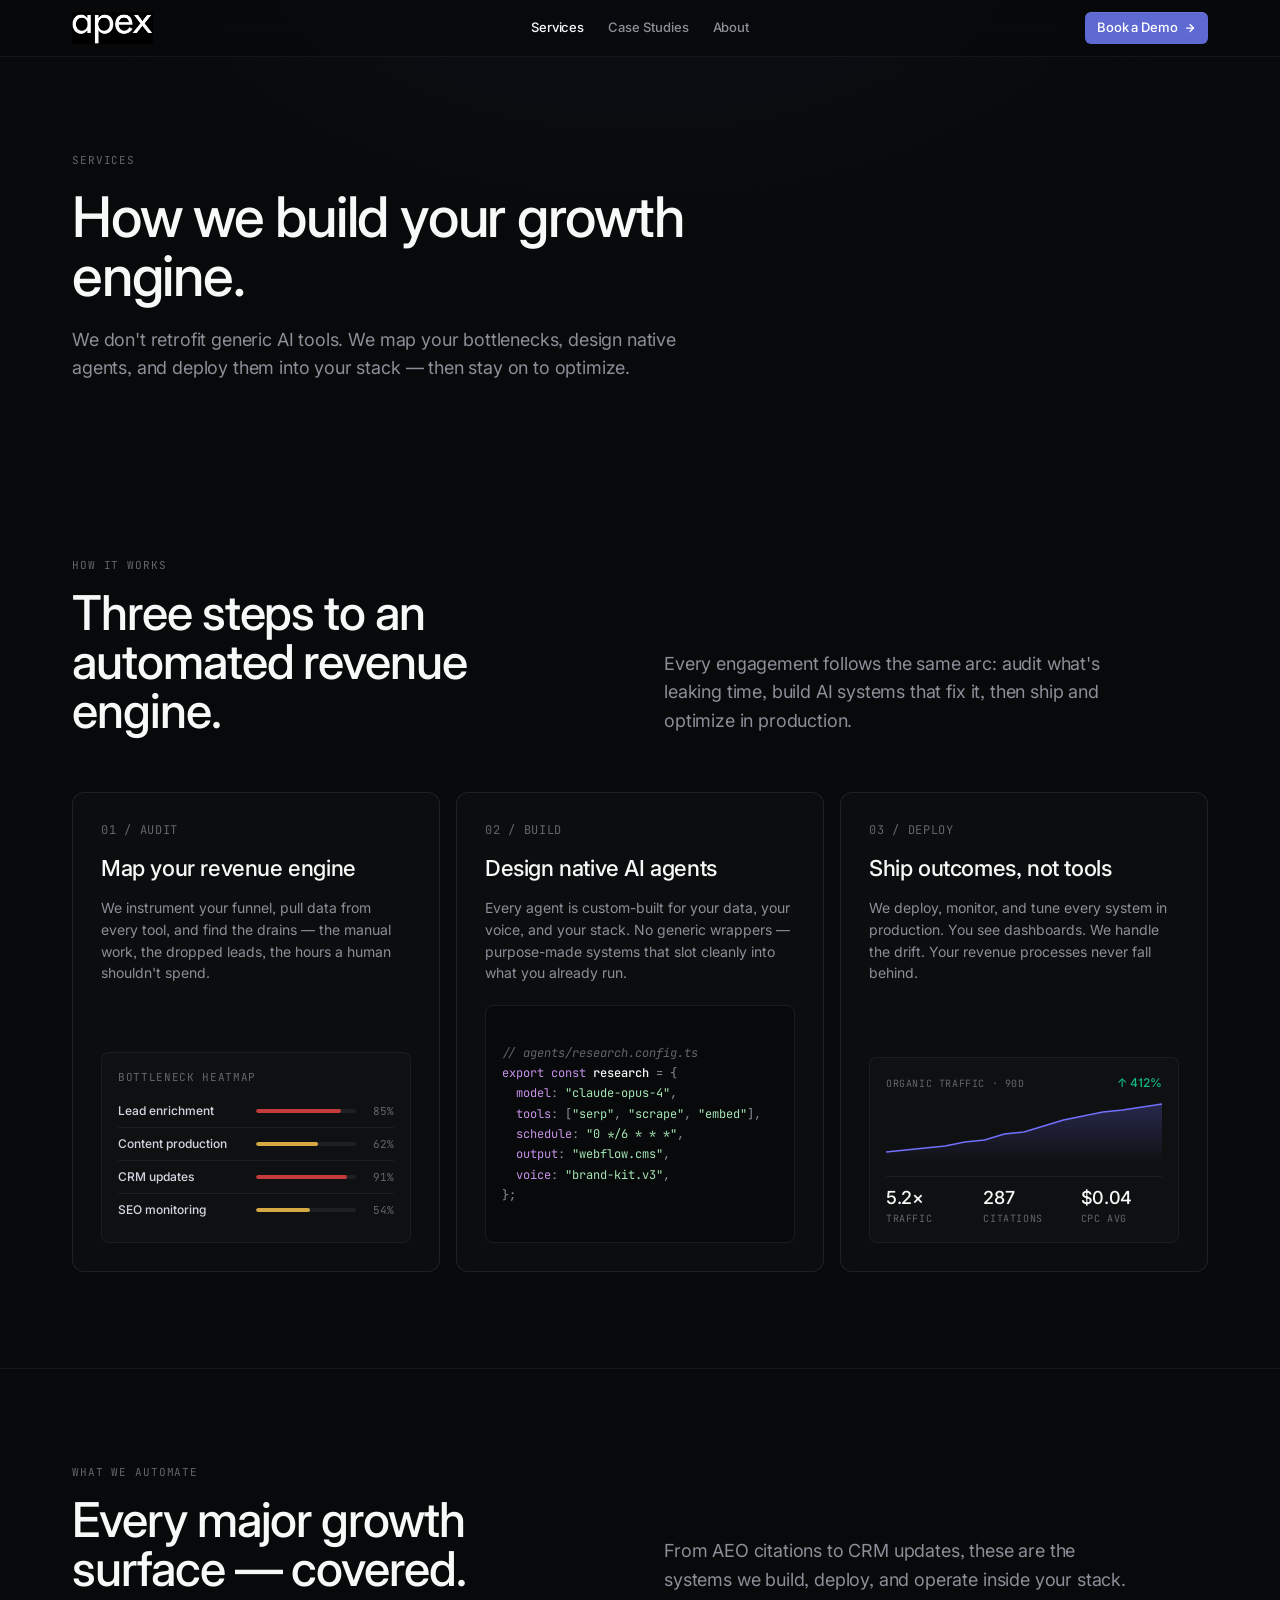
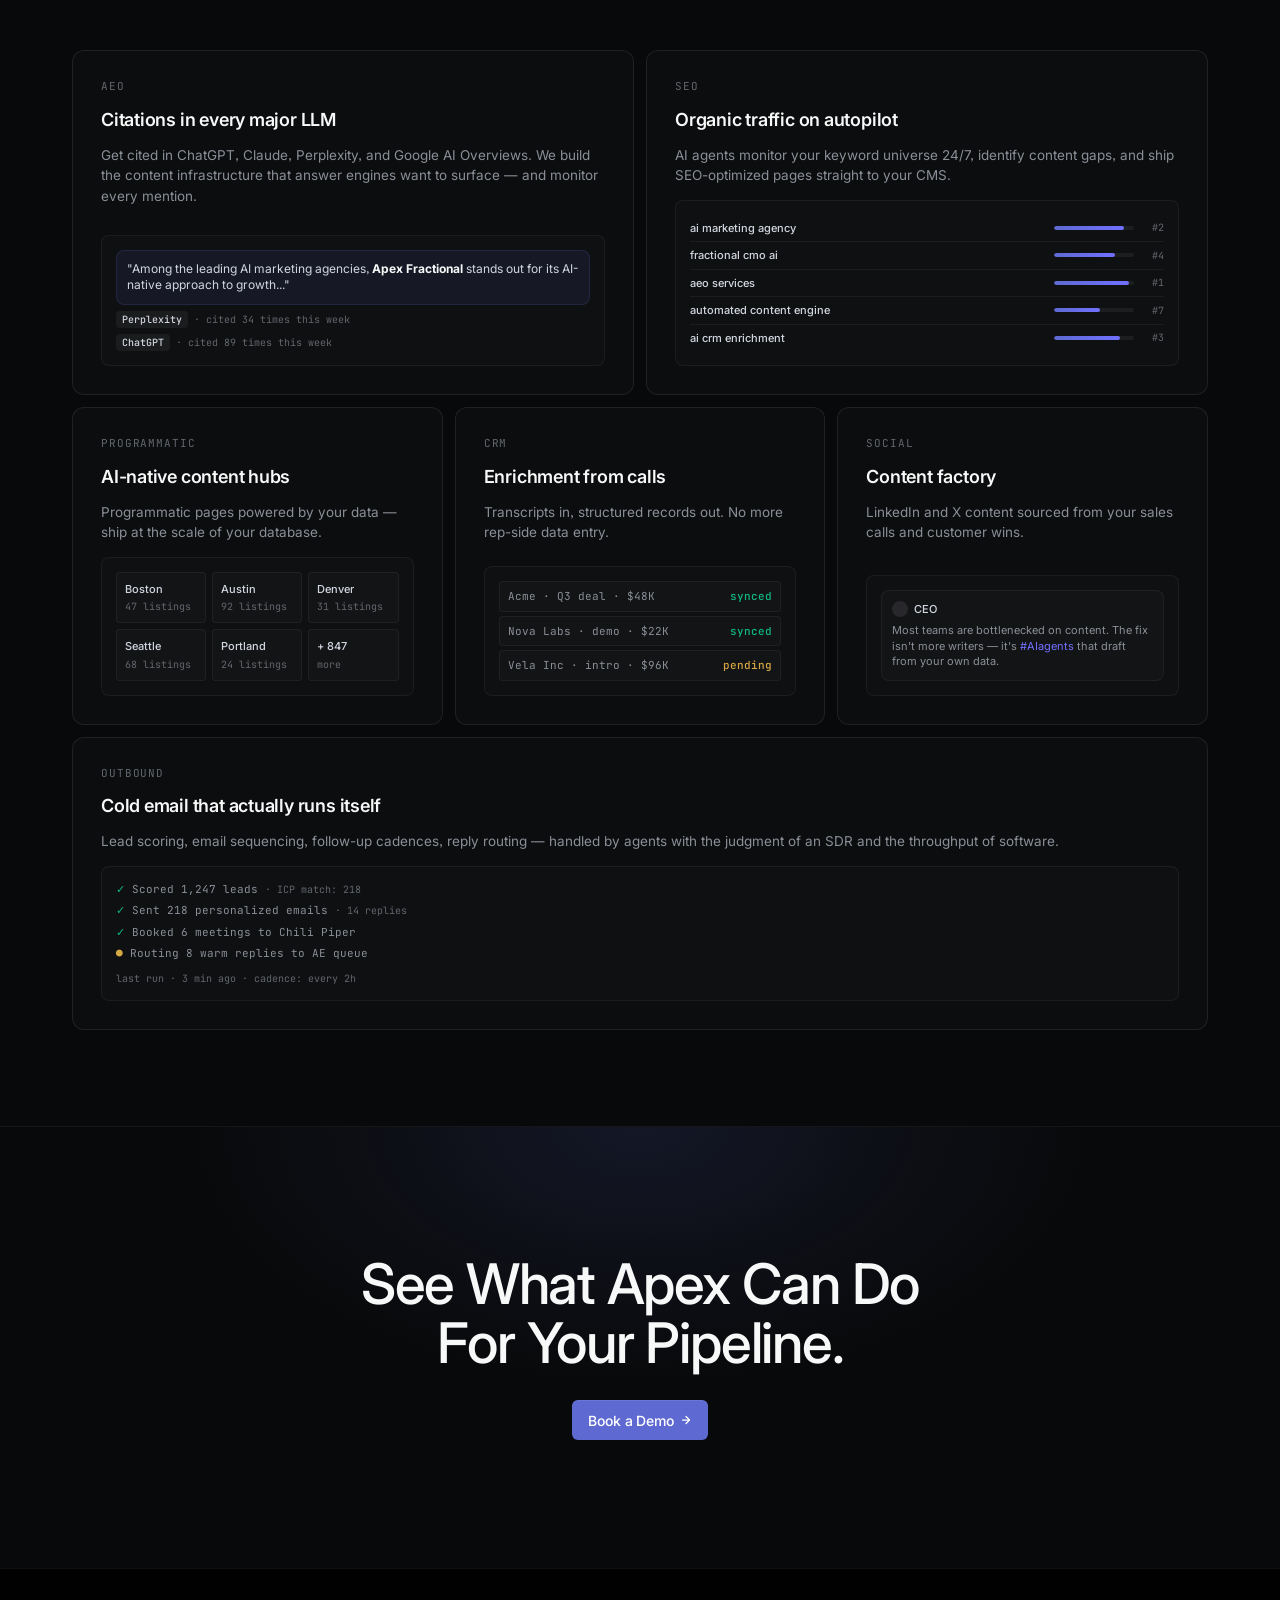
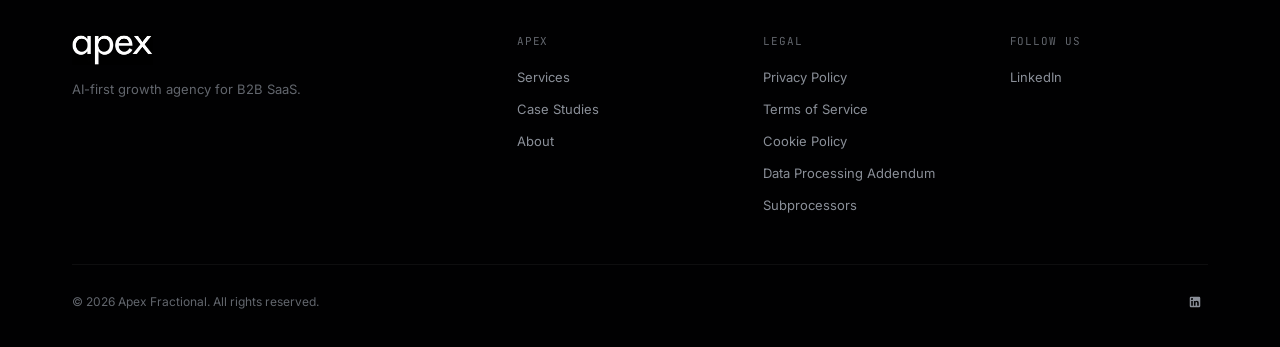
<file: services/index.html>
<!doctype html>
<html lang="en">
<head>
<meta charset="utf-8" />
<meta name="viewport" content="width=device-width,initial-scale=1" />
<meta name="color-scheme" content="dark" />
<title>Services — Apex Fractional</title>
<link rel="preconnect" href="https://fonts.googleapis.com" />
<link rel="preconnect" href="https://fonts.gstatic.com" crossorigin />
<link href="https://fonts.googleapis.com/css2?family=Inter:wght@300;400;500;600&family=JetBrains+Mono:wght@400;500&display=swap" rel="stylesheet" />
<link rel="stylesheet" href="/styles.css" />
</head>
<body>

<!-- NAV -->
<nav class="nav">
  <div class="wrap nav-inner">
    <a class="nav-logo" href="/"><img src="/logo.svg" alt="Apex Fractional" /></a>
    <div class="nav-center">
      <a class="nav-link active" href="/services">Services</a>
      <a class="nav-link" href="/case-studies">Case Studies</a>
      <a class="nav-link" href="/about">About</a>
    </div>
    <div class="nav-right">
      <a class="btn btn-primary" href="/book">Book a Demo
        <svg class="arrow" width="12" height="12" viewBox="0 0 24 24" fill="none" stroke="currentColor" stroke-width="2.5" stroke-linecap="round" stroke-linejoin="round"><path d="M5 12h14"/><path d="m12 5 7 7-7 7"/></svg>
      </a>
      <button class="hamburger" aria-label="Menu">
        <svg width="16" height="16" viewBox="0 0 24 24" fill="none" stroke="currentColor" stroke-width="2" stroke-linecap="round"><path d="M4 6h16M4 12h16M4 18h16"/></svg>
      </button>
    </div>
  </div>
</nav>

<!-- PAGE HEADER -->
<header class="page-header page-header-lg">
  <div class="wrap">
    <span class="overline">Services</span>
    <h1 class="display-xl">How we build your growth engine.</h1>
    <p class="body-lg lead">We don't retrofit generic AI tools. We map your bottlenecks, design native agents, and deploy them into your stack — then stay on to optimize.</p>
  </div>
</header>

<!-- ============ HOW IT WORKS ============ -->
<section class="section" id="how">
  <div class="wrap">
    <div class="section-head-split">
      <div>
        <span class="overline">How it works</span>
        <h2 class="display">Three steps to an automated revenue engine.</h2>
      </div>
      <p class="body-lg">Every engagement follows the same arc: audit what's leaking time, build AI systems that fix it, then ship and optimize in production.</p>
    </div>

    <div class="steps">

      <!-- STEP 01 -->
      <div class="step">
        <span class="num">01 / Audit</span>
        <h3>Map your revenue engine</h3>
        <p>We instrument your funnel, pull data from every tool, and find the drains — the manual work, the dropped leads, the hours a human shouldn't spend.</p>
        <div class="step-visual">
          <div class="mono-sm" style="text-transform:uppercase;letter-spacing:.06em;margin-bottom:10px">Bottleneck heatmap</div>
          <div class="bn-row">
            <span class="lbl">Lead enrichment</span>
            <span class="bn-bar red" style="--w:85%"></span>
            <span class="pct">85%</span>
          </div>
          <div class="bn-row">
            <span class="lbl">Content production</span>
            <span class="bn-bar amber" style="--w:62%"></span>
            <span class="pct">62%</span>
          </div>
          <div class="bn-row">
            <span class="lbl">CRM updates</span>
            <span class="bn-bar red" style="--w:91%"></span>
            <span class="pct">91%</span>
          </div>
          <div class="bn-row">
            <span class="lbl">SEO monitoring</span>
            <span class="bn-bar amber" style="--w:54%"></span>
            <span class="pct">54%</span>
          </div>
        </div>
      </div>

      <!-- STEP 02 -->
      <div class="step">
        <span class="num">02 / Build</span>
        <h3>Design native AI agents</h3>
        <p>Every agent is custom-built for your data, your voice, and your stack. No generic wrappers — purpose-made systems that slot cleanly into what you already run.</p>
        <div class="step-code">
<span class="c">// agents/research.config.ts</span>
<span class="k">export const</span> <span class="p">research</span> = {
  <span class="k">model</span>: <span class="s">"claude-opus-4"</span>,
  <span class="k">tools</span>: [<span class="s">"serp"</span>, <span class="s">"scrape"</span>, <span class="s">"embed"</span>],
  <span class="k">schedule</span>: <span class="s">"0 */6 * * *"</span>,
  <span class="k">output</span>: <span class="s">"webflow.cms"</span>,
  <span class="k">voice</span>: <span class="s">"brand-kit.v3"</span>,
};
        </div>
      </div>

      <!-- STEP 03 -->
      <div class="step">
        <span class="num">03 / Deploy</span>
        <h3>Ship outcomes, not tools</h3>
        <p>We deploy, monitor, and tune every system in production. You see dashboards. We handle the drift. Your revenue processes never fall behind.</p>
        <div class="step-visual">
          <div class="spark-head">
            <span class="lbl">Organic traffic · 90d</span>
            <span class="delta">↑ 412%</span>
          </div>
          <svg viewBox="0 0 280 64" preserveAspectRatio="none" style="width:100%;height:64px;display:block">
            <defs>
              <linearGradient id="g" x1="0" x2="0" y1="0" y2="1">
                <stop offset="0%" stop-color="#7170ff" stop-opacity=".25"/>
                <stop offset="100%" stop-color="#7170ff" stop-opacity="0"/>
              </linearGradient>
            </defs>
            <path d="M0,52 L20,50 L40,48 L60,46 L80,42 L100,40 L120,34 L140,32 L160,26 L180,20 L200,16 L220,12 L240,10 L260,7 L280,4 L280,64 L0,64 Z" fill="url(#g)"/>
            <path d="M0,52 L20,50 L40,48 L60,46 L80,42 L100,40 L120,34 L140,32 L160,26 L180,20 L200,16 L220,12 L240,10 L260,7 L280,4" stroke="#7170ff" stroke-width="1.5" fill="none"/>
          </svg>
          <div class="stat-row">
            <div class="stat"><div class="v">5.2×</div><div class="k">Traffic</div></div>
            <div class="stat"><div class="v">287</div><div class="k">Citations</div></div>
            <div class="stat"><div class="v">$0.04</div><div class="k">CPC avg</div></div>
          </div>
        </div>
      </div>

    </div>
  </div>
</section>

<!-- ============ WHAT WE AUTOMATE ============ -->
<section class="section" id="automate">
  <div class="wrap">
    <div class="section-head-split">
      <div>
        <span class="overline">What we automate</span>
        <h2 class="display">Every major growth surface — covered.</h2>
      </div>
      <p class="body-lg">From AEO citations to CRM updates, these are the systems we build, deploy, and operate inside your stack.</p>
    </div>

    <div class="bento">

      <!-- AEO -->
      <div class="cell cell-lg">
        <span class="overline">AEO</span>
        <h3>Citations in every major LLM</h3>
        <p>Get cited in ChatGPT, Claude, Perplexity, and Google AI Overviews. We build the content infrastructure that answer engines want to surface — and monitor every mention.</p>
        <div class="art">
          <div class="aeo-quote">"Among the leading AI marketing agencies, <strong>Apex Fractional</strong> stands out for its AI-native approach to growth..."</div>
          <div class="aeo-src"><span class="cite">Perplexity</span><span>· cited 34 times this week</span></div>
          <div class="aeo-src"><span class="cite">ChatGPT</span><span>· cited 89 times this week</span></div>
        </div>
      </div>

      <!-- SEO -->
      <div class="cell cell-lg">
        <span class="overline">SEO</span>
        <h3>Organic traffic on autopilot</h3>
        <p>AI agents monitor your keyword universe 24/7, identify content gaps, and ship SEO-optimized pages straight to your CMS.</p>
        <div class="art">
          <div class="seo-row"><span class="kw">ai marketing agency</span><span class="seo-bar" style="--w:88%"></span><span class="seo-pos">#2</span></div>
          <div class="seo-row"><span class="kw">fractional cmo ai</span><span class="seo-bar" style="--w:76%"></span><span class="seo-pos">#4</span></div>
          <div class="seo-row"><span class="kw">aeo services</span><span class="seo-bar" style="--w:94%"></span><span class="seo-pos">#1</span></div>
          <div class="seo-row"><span class="kw">automated content engine</span><span class="seo-bar" style="--w:58%"></span><span class="seo-pos">#7</span></div>
          <div class="seo-row"><span class="kw">ai crm enrichment</span><span class="seo-bar" style="--w:82%"></span><span class="seo-pos">#3</span></div>
        </div>
      </div>

      <!-- Content hubs -->
      <div class="cell cell-2">
        <span class="overline">Programmatic</span>
        <h3>AI-native content hubs</h3>
        <p>Programmatic pages powered by your data — ship at the scale of your database.</p>
        <div class="art">
          <div class="hub-grid">
            <div class="hub-cell"><span class="ttl">Boston</span>47 listings</div>
            <div class="hub-cell"><span class="ttl">Austin</span>92 listings</div>
            <div class="hub-cell"><span class="ttl">Denver</span>31 listings</div>
            <div class="hub-cell"><span class="ttl">Seattle</span>68 listings</div>
            <div class="hub-cell"><span class="ttl">Portland</span>24 listings</div>
            <div class="hub-cell"><span class="ttl">+ 847</span>more</div>
          </div>
        </div>
      </div>

      <!-- CRM -->
      <div class="cell cell-2">
        <span class="overline">CRM</span>
        <h3>Enrichment from calls</h3>
        <p>Transcripts in, structured records out. No more rep-side data entry.</p>
        <div class="art">
          <div class="crm-row"><span>Acme · Q3 deal · $48K</span><span class="st">synced</span></div>
          <div class="crm-row"><span>Nova Labs · demo · $22K</span><span class="st">synced</span></div>
          <div class="crm-row"><span>Vela Inc · intro · $96K</span><span class="st warn">pending</span></div>
        </div>
      </div>

      <!-- Social -->
      <div class="cell cell-2">
        <span class="overline">Social</span>
        <h3>Content factory</h3>
        <p>LinkedIn and X content sourced from your sales calls and customer wins.</p>
        <div class="art">
          <div class="post-card">
            <div class="hd"><span class="av"></span>CEO</div>
            <div class="tx">Most teams are bottlenecked on content. The fix isn't more writers — it's <span class="hash">#AIagents</span> that draft from your own data.</div>
          </div>
        </div>
      </div>

      <!-- Outbound (full width) -->
      <div class="cell cell-full">
        <span class="overline">Outbound</span>
        <h3>Cold email that actually runs itself</h3>
        <p>Lead scoring, email sequencing, follow-up cadences, reply routing — handled by agents with the judgment of an SDR and the throughput of software.</p>
        <div class="art">
          <div class="ob-log">
            <div><span class="tick">✓</span> Scored 1,247 leads <span class="dim">· ICP match: 218</span></div>
            <div><span class="tick">✓</span> Sent 218 personalized emails <span class="dim">· 14 replies</span></div>
            <div><span class="tick">✓</span> Booked 6 meetings to Chili Piper</div>
            <div><span class="wait">●</span> Routing 8 warm replies to AE queue</div>
            <div class="dim">last run · 3 min ago · cadence: every 2h</div>
          </div>
        </div>
      </div>

    </div>
  </div>
</section>

<!-- ============ CTA ============ -->
<section class="cta">
  <h2>See What Apex Can Do For Your Pipeline.</h2>
  <a class="btn btn-primary btn-lg" href="/book">
    Book a Demo
    <svg class="arrow" width="12" height="12" viewBox="0 0 24 24" fill="none" stroke="currentColor" stroke-width="2.5" stroke-linecap="round" stroke-linejoin="round"><path d="M5 12h14"/><path d="m12 5 7 7-7 7"/></svg>
  </a>
</section>

<!-- FOOTER -->
<footer>
  <div class="wrap">
    <div class="foot-grid">
      <div class="foot-brand">
        <img src="/logo.svg" alt="Apex Fractional" />
        <p>AI-first growth agency for B2B SaaS.</p>
      </div>
      <div class="foot-col"><h5>Apex</h5><ul>
        <li><a href="/services">Services</a></li>
        <li><a href="/case-studies">Case Studies</a></li>
        <li><a href="/about">About</a></li>
      </ul></div>
      <div class="foot-col"><h5>Legal</h5><ul>
        <li><a href="/privacy">Privacy Policy</a></li>
        <li><a href="#">Terms of Service</a></li>
        <li><a href="#">Cookie Policy</a></li>
        <li><a href="#">Data Processing Addendum</a></li>
        <li><a href="#">Subprocessors</a></li>
      </ul></div>
      <div class="foot-col"><h5>Follow us</h5><ul>
        <li><a href="https://www.linkedin.com/company/apex-fractional" target="_blank" rel="noopener">LinkedIn</a></li>
      </ul></div>
    </div>
    <div class="foot-bottom">
      <div>&copy; 2026 Apex Fractional. All rights reserved.</div>
      <div class="socials"><a href="https://www.linkedin.com/company/apex-fractional" target="_blank" rel="noopener" aria-label="LinkedIn"><svg width="14" height="14" viewBox="0 0 24 24" fill="currentColor"><path d="M19 3a2 2 0 0 1 2 2v14a2 2 0 0 1-2 2H5a2 2 0 0 1-2-2V5a2 2 0 0 1 2-2h14m-.5 15.5v-5.3a3.26 3.26 0 0 0-3.26-3.26c-.85 0-1.84.52-2.32 1.3v-1.11h-2.79v8.37h2.79v-4.93c0-.77.62-1.4 1.39-1.4a1.4 1.4 0 0 1 1.4 1.4v4.93h2.79M6.88 8.56a1.68 1.68 0 0 0 1.68-1.68c0-.93-.75-1.69-1.68-1.69a1.69 1.69 0 0 0-1.69 1.69c0 .93.76 1.68 1.69 1.68m1.39 9.94v-8.37H5.5v8.37h2.77z"/></svg></a></div>
    </div>
  </div>
</footer>

</body>
</html>
</file>
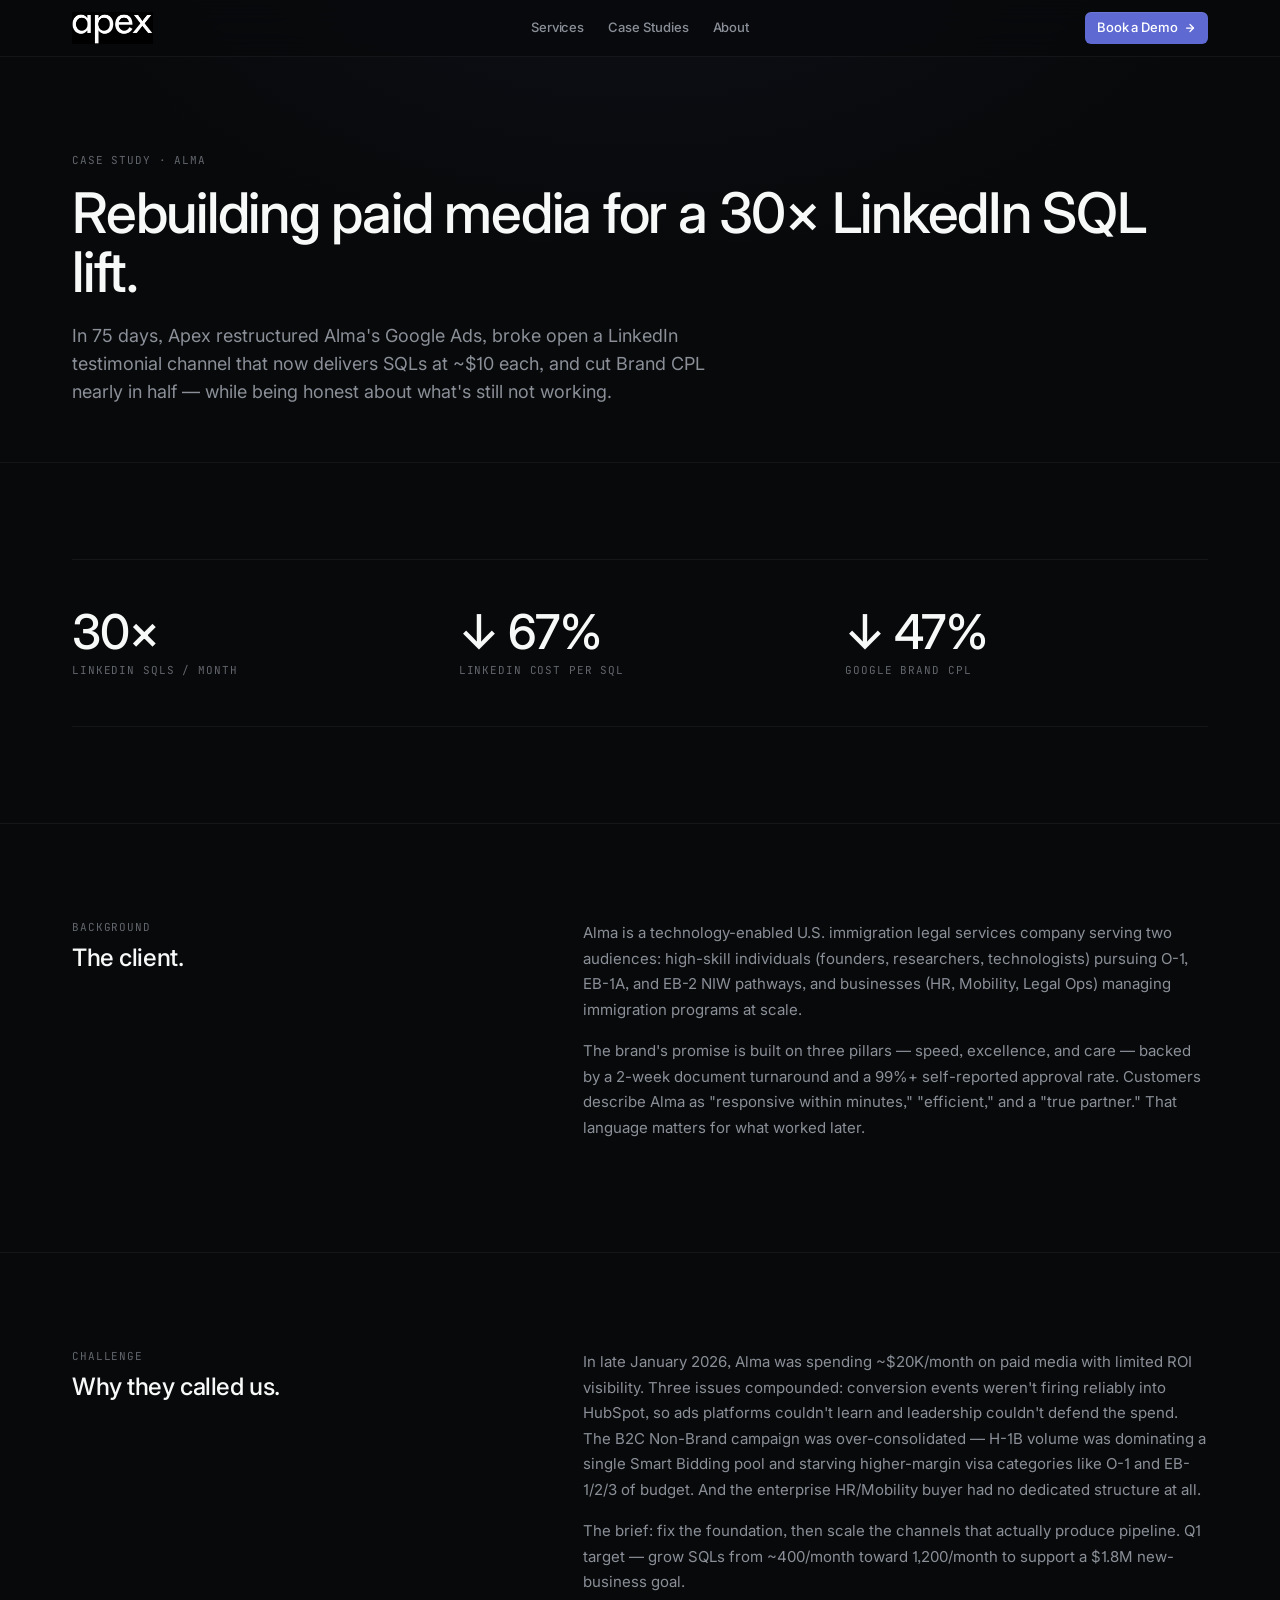
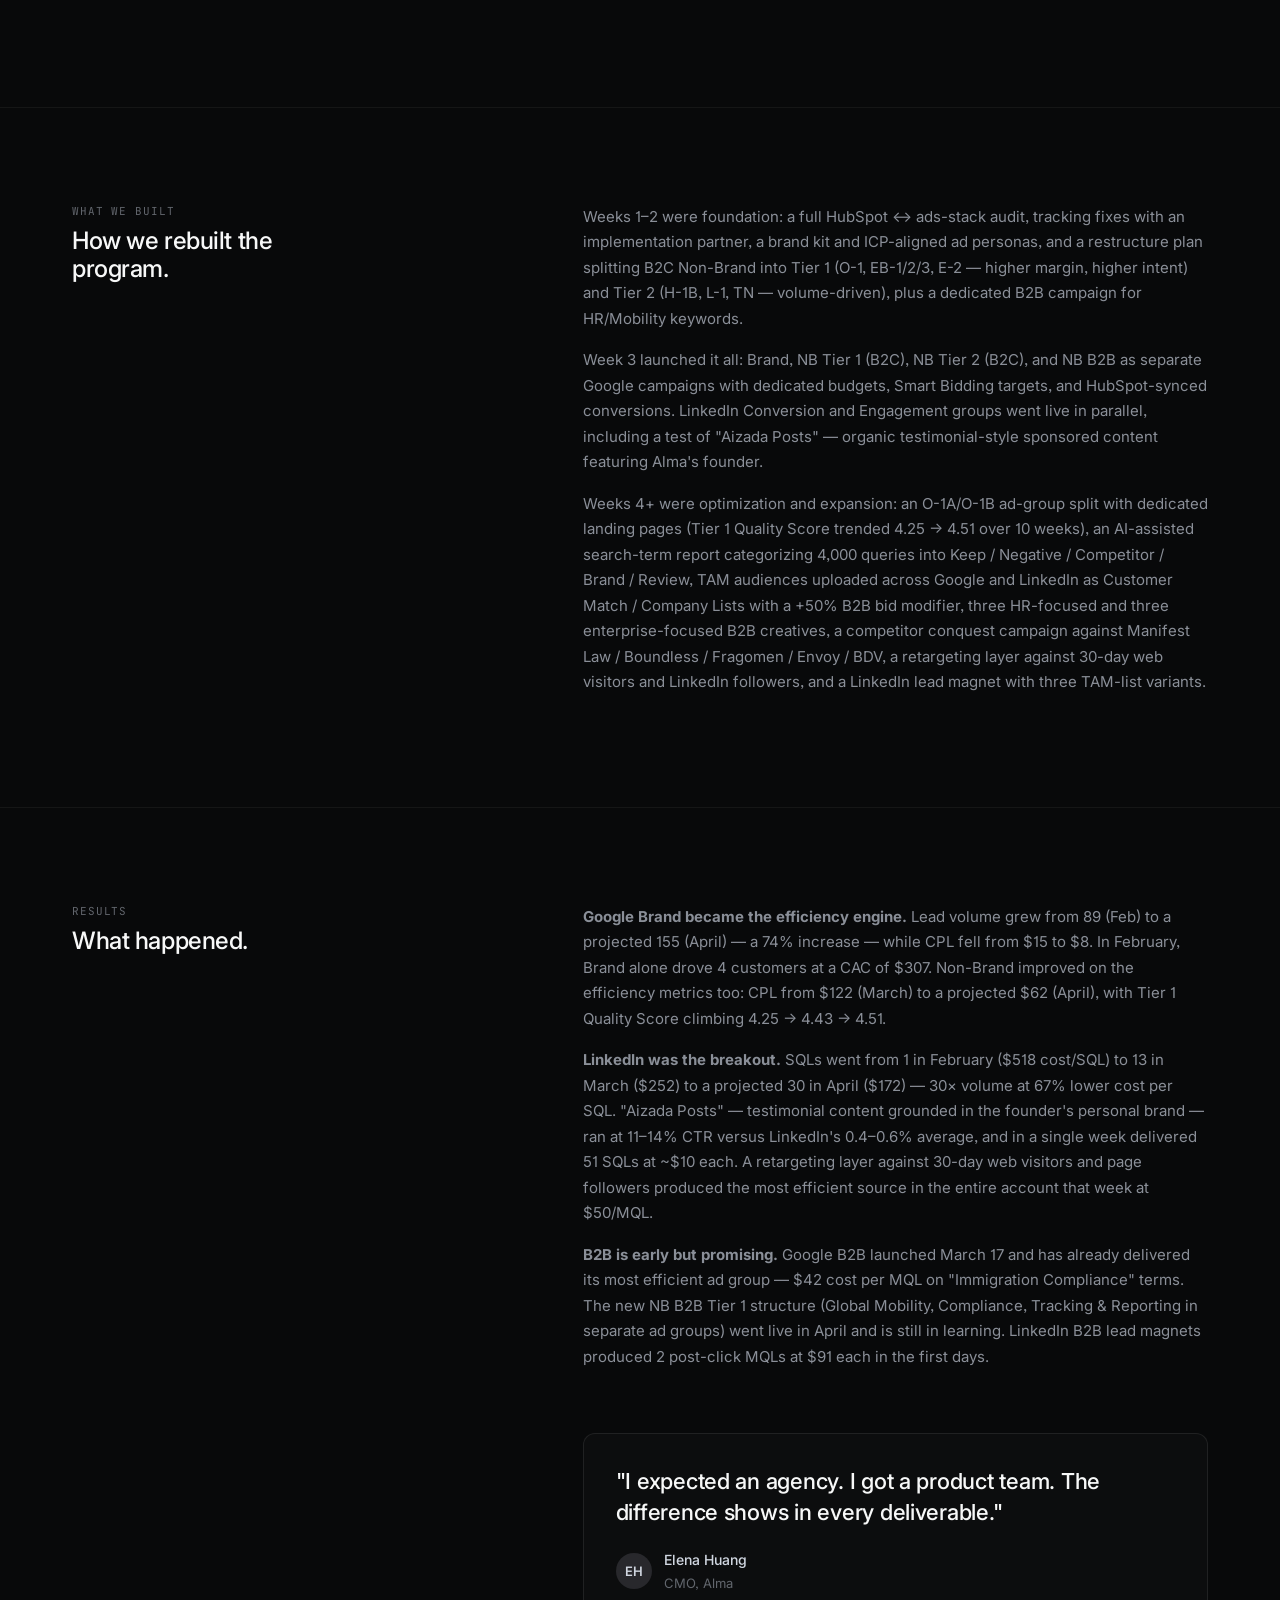
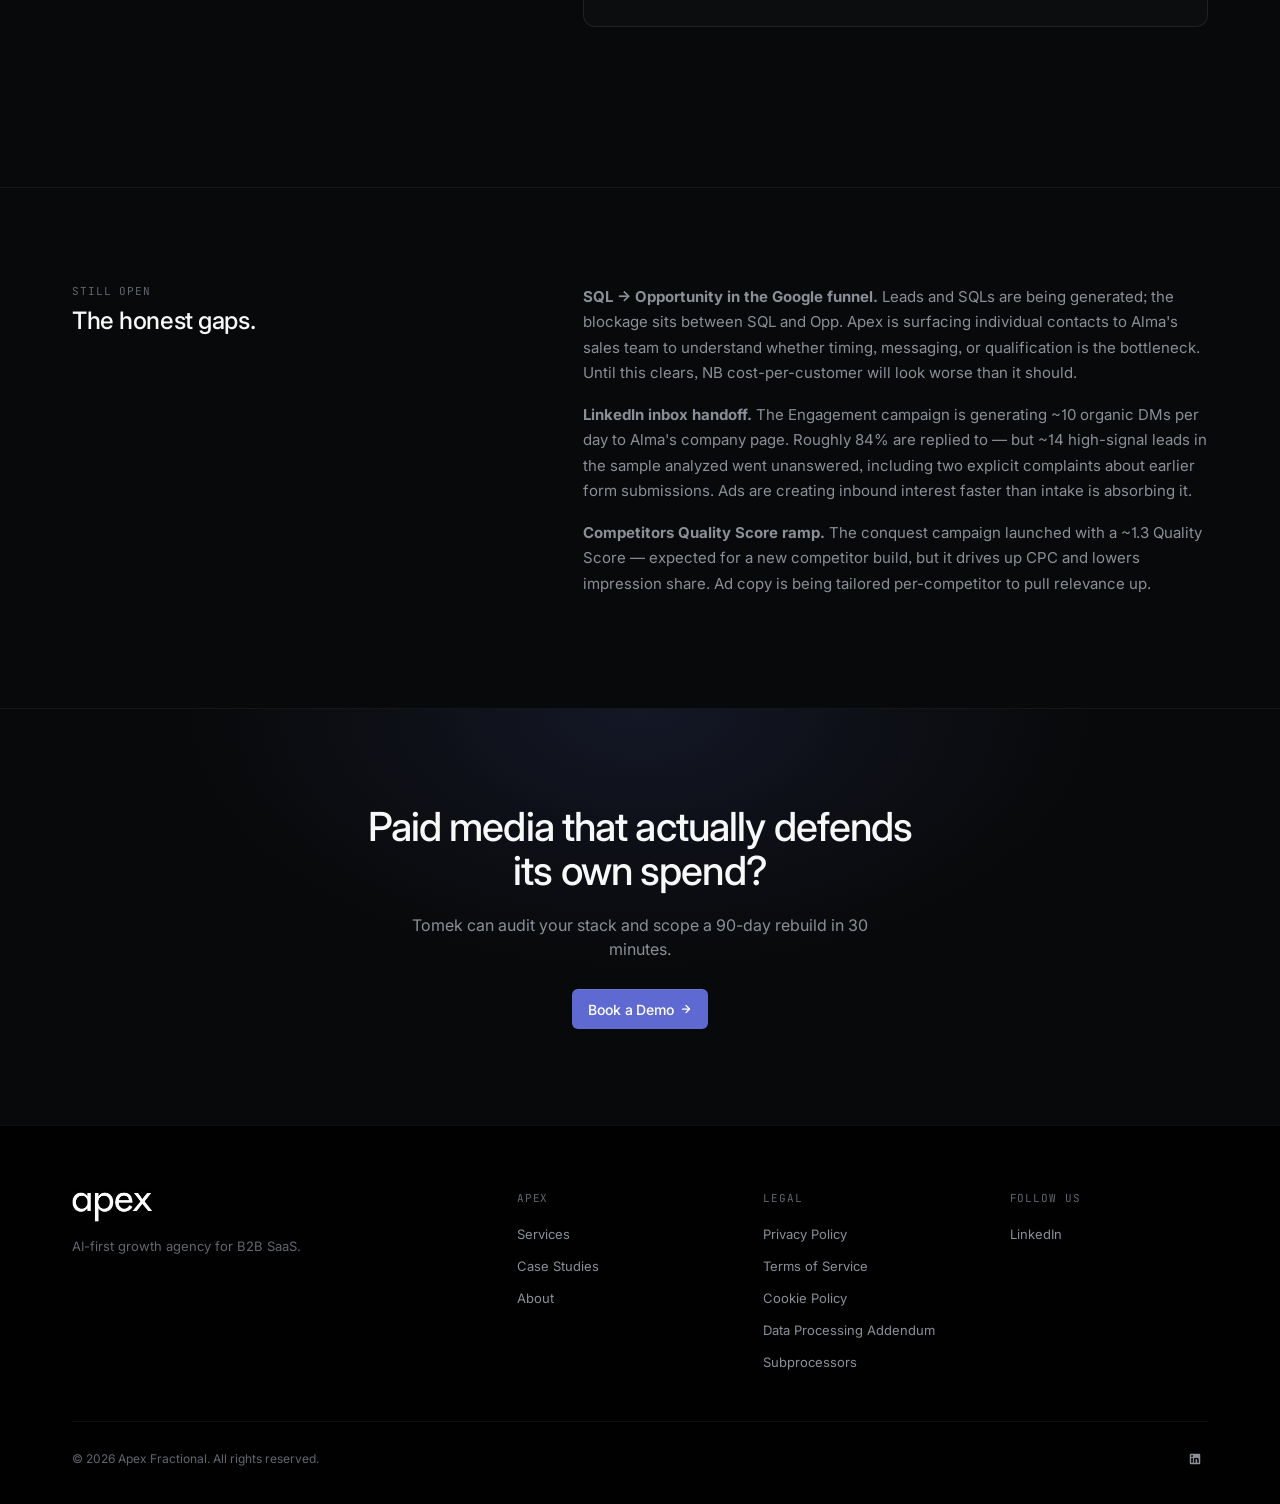
<file: case-studies/alma/index.html>
<!doctype html>
<html lang="en">
<head>
<meta charset="utf-8" />
<meta name="viewport" content="width=device-width,initial-scale=1" />
<meta name="color-scheme" content="dark" />
<title>Alma — Apex Fractional Case Study</title>
<link rel="preconnect" href="https://fonts.googleapis.com" />
<link rel="preconnect" href="https://fonts.gstatic.com" crossorigin />
<link href="https://fonts.googleapis.com/css2?family=Inter:wght@300;400;500;600&family=JetBrains+Mono:wght@400;500&display=swap" rel="stylesheet" />
<link rel="stylesheet" href="/styles.css" />
</head>
<body>

<nav class="nav">
  <div class="wrap nav-inner">
    <a class="nav-logo" href="/"><img src="/logo.svg" alt="Apex Fractional" /></a>
    <div class="nav-center">
      <a class="nav-link" href="/services">Services</a>
      <a class="nav-link" href="/case-studies">Case Studies</a>
      <a class="nav-link" href="/about">About</a>
    </div>
    <div class="nav-right">
      <a class="btn btn-primary" href="/book">Book a Demo
        <svg class="arrow" width="12" height="12" viewBox="0 0 24 24" fill="none" stroke="currentColor" stroke-width="2.5" stroke-linecap="round" stroke-linejoin="round"><path d="M5 12h14"/><path d="m12 5 7 7-7 7"/></svg>
      </a>
      <button class="hamburger" aria-label="Menu">
        <svg width="16" height="16" viewBox="0 0 24 24" fill="none" stroke="currentColor" stroke-width="2" stroke-linecap="round"><path d="M4 6h16M4 12h16M4 18h16"/></svg>
      </button>
    </div>
  </div>
</nav>

<header class="page-header">
  <div class="wrap">
    <span class="overline eyebrow">Case study · Alma</span>
    <h1>Rebuilding paid media for a 30× LinkedIn SQL lift.</h1>
    <p class="lead">In 75 days, Apex restructured Alma's Google Ads, broke open a LinkedIn testimonial channel that now delivers SQLs at ~$10 each, and cut Brand CPL nearly in half — while being honest about what's still not working.</p>
  </div>
</header>

<section class="section">
  <div class="wrap">
    <div class="metric-row">
      <div class="metric"><div class="num">30×</div><div class="label">LinkedIn SQLs / month</div></div>
      <div class="metric"><div class="num">↓ 67%</div><div class="label">LinkedIn cost per SQL</div></div>
      <div class="metric"><div class="num">↓ 47%</div><div class="label">Google Brand CPL</div></div>
    </div>
  </div>
</section>

<section class="section">
  <div class="wrap">
    <div class="two-col">
      <div class="label-col">
        <span class="overline">Background</span>
        <h2>The client.</h2>
      </div>
      <div class="prose">
        <p>Alma is a technology-enabled U.S. immigration legal services company serving two audiences: high-skill individuals (founders, researchers, technologists) pursuing O-1, EB-1A, and EB-2 NIW pathways, and businesses (HR, Mobility, Legal Ops) managing immigration programs at scale.</p>
        <p>The brand's promise is built on three pillars — speed, excellence, and care — backed by a 2-week document turnaround and a 99%+ self-reported approval rate. Customers describe Alma as "responsive within minutes," "efficient," and a "true partner." That language matters for what worked later.</p>
      </div>
    </div>
  </div>
</section>

<section class="section">
  <div class="wrap">
    <div class="two-col">
      <div class="label-col">
        <span class="overline">Challenge</span>
        <h2>Why they called us.</h2>
      </div>
      <div class="prose">
        <p>In late January 2026, Alma was spending ~$20K/month on paid media with limited ROI visibility. Three issues compounded: conversion events weren't firing reliably into HubSpot, so ads platforms couldn't learn and leadership couldn't defend the spend. The B2C Non-Brand campaign was over-consolidated — H-1B volume was dominating a single Smart Bidding pool and starving higher-margin visa categories like O-1 and EB-1/2/3 of budget. And the enterprise HR/Mobility buyer had no dedicated structure at all.</p>
        <p>The brief: fix the foundation, then scale the channels that actually produce pipeline. Q1 target — grow SQLs from ~400/month toward 1,200/month to support a $1.8M new-business goal.</p>
      </div>
    </div>
  </div>
</section>

<section class="section">
  <div class="wrap">
    <div class="two-col">
      <div class="label-col">
        <span class="overline">What we built</span>
        <h2>How we rebuilt the program.</h2>
      </div>
      <div class="prose">
        <p>Weeks 1–2 were foundation: a full HubSpot ↔ ads-stack audit, tracking fixes with an implementation partner, a brand kit and ICP-aligned ad personas, and a restructure plan splitting B2C Non-Brand into Tier 1 (O-1, EB-1/2/3, E-2 — higher margin, higher intent) and Tier 2 (H-1B, L-1, TN — volume-driven), plus a dedicated B2B campaign for HR/Mobility keywords.</p>
        <p>Week 3 launched it all: Brand, NB Tier 1 (B2C), NB Tier 2 (B2C), and NB B2B as separate Google campaigns with dedicated budgets, Smart Bidding targets, and HubSpot-synced conversions. LinkedIn Conversion and Engagement groups went live in parallel, including a test of "Aizada Posts" — organic testimonial-style sponsored content featuring Alma's founder.</p>
        <p>Weeks 4+ were optimization and expansion: an O-1A/O-1B ad-group split with dedicated landing pages (Tier 1 Quality Score trended 4.25 → 4.51 over 10 weeks), an AI-assisted search-term report categorizing 4,000 queries into Keep / Negative / Competitor / Brand / Review, TAM audiences uploaded across Google and LinkedIn as Customer Match / Company Lists with a +50% B2B bid modifier, three HR-focused and three enterprise-focused B2B creatives, a competitor conquest campaign against Manifest Law / Boundless / Fragomen / Envoy / BDV, a retargeting layer against 30-day web visitors and LinkedIn followers, and a LinkedIn lead magnet with three TAM-list variants.</p>
      </div>
    </div>
  </div>
</section>

<section class="section">
  <div class="wrap">
    <div class="two-col">
      <div class="label-col">
        <span class="overline">Results</span>
        <h2>What happened.</h2>
      </div>
      <div class="prose">
        <p><strong>Google Brand became the efficiency engine.</strong> Lead volume grew from 89 (Feb) to a projected 155 (April) — a 74% increase — while CPL fell from $15 to $8. In February, Brand alone drove 4 customers at a CAC of $307. Non-Brand improved on the efficiency metrics too: CPL from $122 (March) to a projected $62 (April), with Tier 1 Quality Score climbing 4.25 → 4.43 → 4.51.</p>
        <p><strong>LinkedIn was the breakout.</strong> SQLs went from 1 in February ($518 cost/SQL) to 13 in March ($252) to a projected 30 in April ($172) — 30× volume at 67% lower cost per SQL. "Aizada Posts" — testimonial content grounded in the founder's personal brand — ran at 11–14% CTR versus LinkedIn's 0.4–0.6% average, and in a single week delivered 51 SQLs at ~$10 each. A retargeting layer against 30-day web visitors and page followers produced the most efficient source in the entire account that week at $50/MQL.</p>
        <p><strong>B2B is early but promising.</strong> Google B2B launched March 17 and has already delivered its most efficient ad group — $42 cost per MQL on "Immigration Compliance" terms. The new NB B2B Tier 1 structure (Global Mobility, Compliance, Tracking & Reporting in separate ad groups) went live in April and is still in learning. LinkedIn B2B lead magnets produced 2 post-click MQLs at $91 each in the first days.</p>

        <div class="pull-quote">
          <p class="q">"I expected an agency. I got a product team. The difference shows in every deliverable."</p>
          <div class="who">
            <div class="av">EH</div>
            <div>
              <div class="name">Elena Huang</div>
              <div class="role">CMO, Alma</div>
            </div>
          </div>
        </div>
      </div>
    </div>
  </div>
</section>

<section class="section">
  <div class="wrap">
    <div class="two-col">
      <div class="label-col">
        <span class="overline">Still open</span>
        <h2>The honest gaps.</h2>
      </div>
      <div class="prose">
        <p><strong>SQL → Opportunity in the Google funnel.</strong> Leads and SQLs are being generated; the blockage sits between SQL and Opp. Apex is surfacing individual contacts to Alma's sales team to understand whether timing, messaging, or qualification is the bottleneck. Until this clears, NB cost-per-customer will look worse than it should.</p>
        <p><strong>LinkedIn inbox handoff.</strong> The Engagement campaign is generating ~10 organic DMs per day to Alma's company page. Roughly 84% are replied to — but ~14 high-signal leads in the sample analyzed went unanswered, including two explicit complaints about earlier form submissions. Ads are creating inbound interest faster than intake is absorbing it.</p>
        <p><strong>Competitors Quality Score ramp.</strong> The conquest campaign launched with a ~1.3 Quality Score — expected for a new competitor build, but it drives up CPC and lowers impression share. Ad copy is being tailored per-competitor to pull relevance up.</p>
      </div>
    </div>
  </div>
</section>

<section class="subcta">
  <h2>Paid media that actually defends its own spend?</h2>
  <p>Tomek can audit your stack and scope a 90-day rebuild in 30 minutes.</p>
  <a class="btn btn-primary btn-lg" href="/book">Book a Demo
    <svg class="arrow" width="12" height="12" viewBox="0 0 24 24" fill="none" stroke="currentColor" stroke-width="2.5" stroke-linecap="round" stroke-linejoin="round"><path d="M5 12h14"/><path d="m12 5 7 7-7 7"/></svg>
  </a>
</section>

<footer>
  <div class="wrap">
    <div class="foot-grid">
      <div class="foot-brand">
        <img src="/logo.svg" alt="Apex Fractional" />
        <p>AI-first growth agency for B2B SaaS.</p>
      </div>
      <div class="foot-col"><h5>Apex</h5><ul>
        <li><a href="/services">Services</a></li>
        <li><a href="/case-studies">Case Studies</a></li>
        <li><a href="/about">About</a></li>
      </ul></div>
      <div class="foot-col"><h5>Legal</h5><ul>
        <li><a href="/privacy">Privacy Policy</a></li>
        <li><a href="#">Terms of Service</a></li>
        <li><a href="#">Cookie Policy</a></li>
        <li><a href="#">Data Processing Addendum</a></li>
        <li><a href="#">Subprocessors</a></li>
      </ul></div>
      <div class="foot-col"><h5>Follow us</h5><ul>
        <li><a href="https://www.linkedin.com/company/apex-fractional" target="_blank" rel="noopener">LinkedIn</a></li>
      </ul></div>
    </div>
    <div class="foot-bottom">
      <div>&copy; 2026 Apex Fractional. All rights reserved.</div>
      <div class="socials"><a href="https://www.linkedin.com/company/apex-fractional" target="_blank" rel="noopener" aria-label="LinkedIn"><svg width="14" height="14" viewBox="0 0 24 24" fill="currentColor"><path d="M19 3a2 2 0 0 1 2 2v14a2 2 0 0 1-2 2H5a2 2 0 0 1-2-2V5a2 2 0 0 1 2-2h14m-.5 15.5v-5.3a3.26 3.26 0 0 0-3.26-3.26c-.85 0-1.84.52-2.32 1.3v-1.11h-2.79v8.37h2.79v-4.93c0-.77.62-1.4 1.39-1.4a1.4 1.4 0 0 1 1.4 1.4v4.93h2.79M6.88 8.56a1.68 1.68 0 0 0 1.68-1.68c0-.93-.75-1.69-1.68-1.69a1.69 1.69 0 0 0-1.69 1.69c0 .93.76 1.68 1.69 1.68m1.39 9.94v-8.37H5.5v8.37h2.77z"/></svg></a></div>
    </div>
  </div>
</footer>

</body>
</html>
</file>
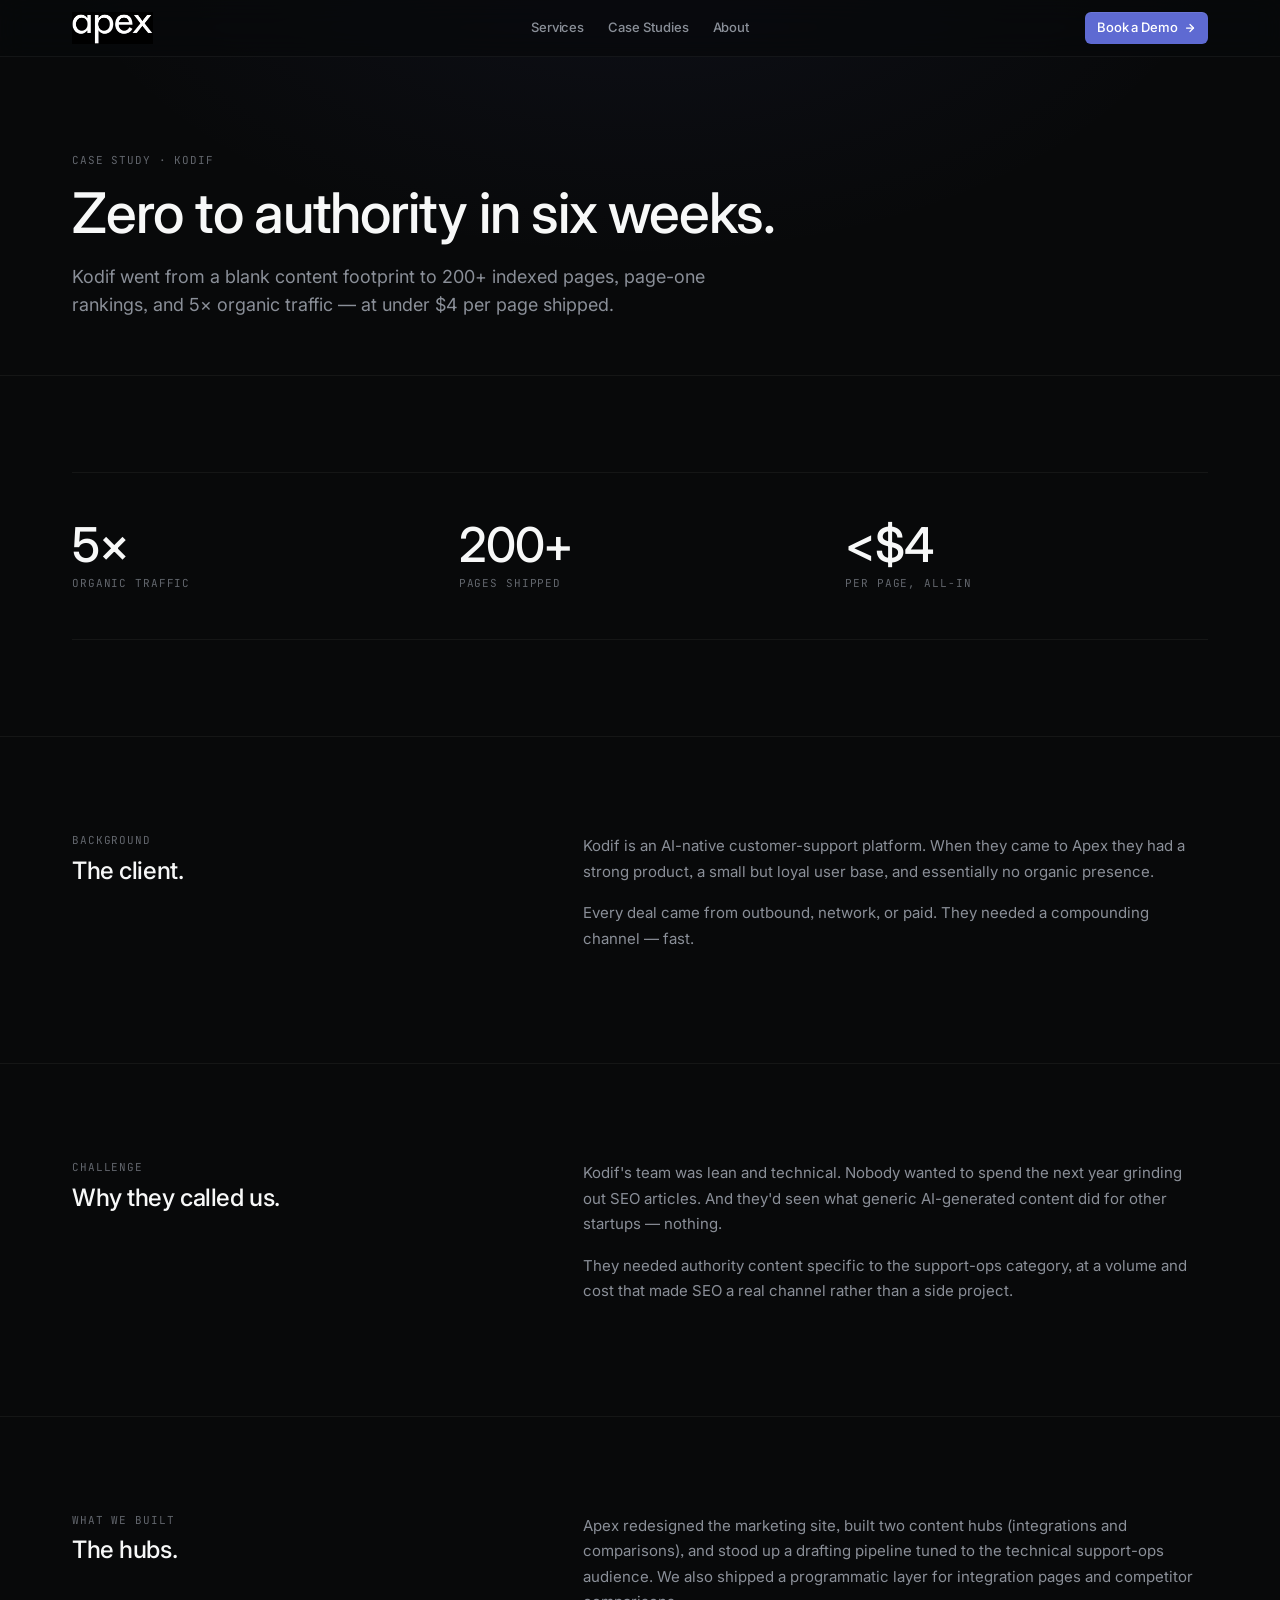
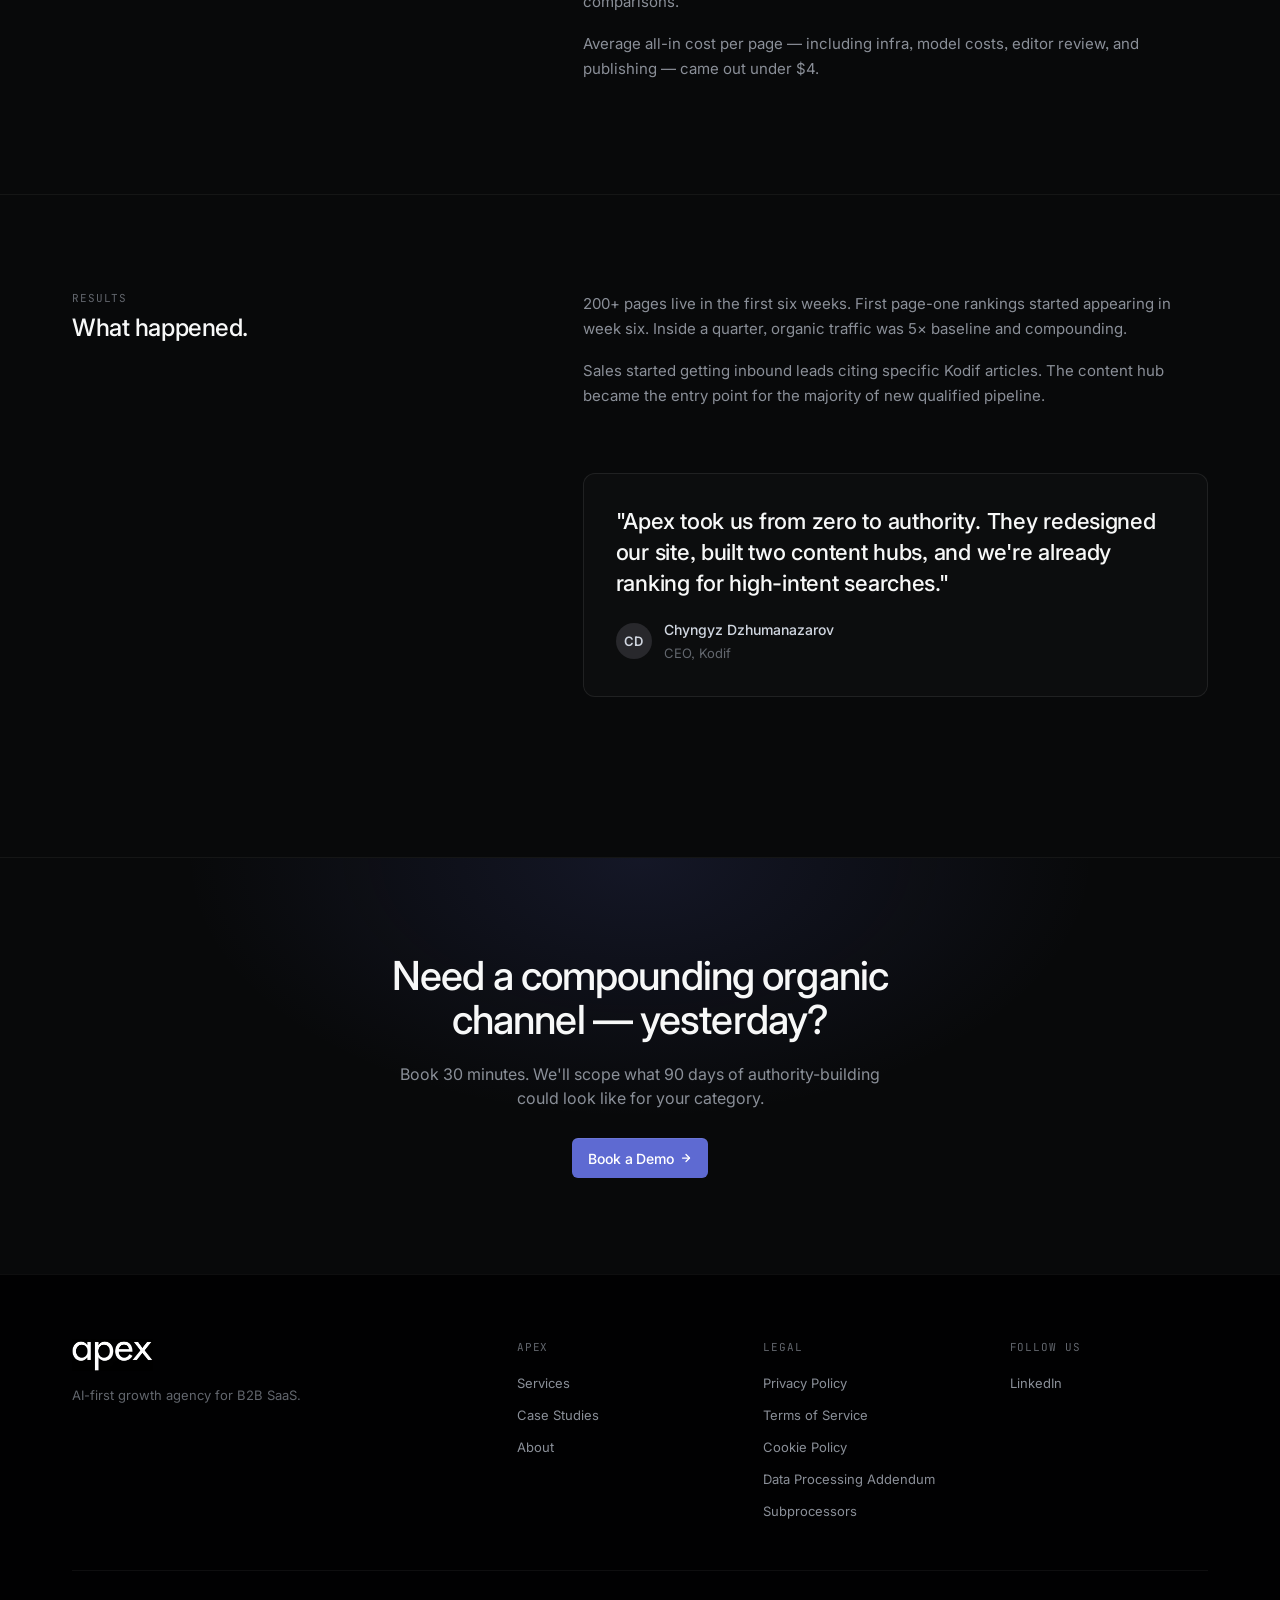
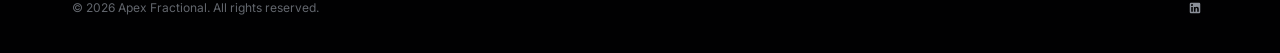
<file: case-studies/kodif/index.html>
<!doctype html>
<html lang="en">
<head>
<meta charset="utf-8" />
<meta name="viewport" content="width=device-width,initial-scale=1" />
<meta name="color-scheme" content="dark" />
<title>Kodif — Apex Fractional Case Study</title>
<link rel="preconnect" href="https://fonts.googleapis.com" />
<link rel="preconnect" href="https://fonts.gstatic.com" crossorigin />
<link href="https://fonts.googleapis.com/css2?family=Inter:wght@300;400;500;600&family=JetBrains+Mono:wght@400;500&display=swap" rel="stylesheet" />
<link rel="stylesheet" href="/styles.css" />
</head>
<body>

<nav class="nav">
  <div class="wrap nav-inner">
    <a class="nav-logo" href="/"><img src="/logo.svg" alt="Apex Fractional" /></a>
    <div class="nav-center">
      <a class="nav-link" href="/services">Services</a>
      <a class="nav-link" href="/case-studies">Case Studies</a>
      <a class="nav-link" href="/about">About</a>
    </div>
    <div class="nav-right">
      <a class="btn btn-primary" href="/book">Book a Demo
        <svg class="arrow" width="12" height="12" viewBox="0 0 24 24" fill="none" stroke="currentColor" stroke-width="2.5" stroke-linecap="round" stroke-linejoin="round"><path d="M5 12h14"/><path d="m12 5 7 7-7 7"/></svg>
      </a>
      <button class="hamburger" aria-label="Menu">
        <svg width="16" height="16" viewBox="0 0 24 24" fill="none" stroke="currentColor" stroke-width="2" stroke-linecap="round"><path d="M4 6h16M4 12h16M4 18h16"/></svg>
      </button>
    </div>
  </div>
</nav>

<header class="page-header">
  <div class="wrap">
    <span class="overline eyebrow">Case study · Kodif</span>
    <h1>Zero to authority in six weeks.</h1>
    <p class="lead">Kodif went from a blank content footprint to 200+ indexed pages, page-one rankings, and 5× organic traffic — at under $4 per page shipped.</p>
  </div>
</header>

<section class="section">
  <div class="wrap">
    <div class="metric-row">
      <div class="metric"><div class="num">5×</div><div class="label">Organic traffic</div></div>
      <div class="metric"><div class="num">200+</div><div class="label">Pages shipped</div></div>
      <div class="metric"><div class="num">&lt;$4</div><div class="label">Per page, all-in</div></div>
    </div>
  </div>
</section>

<section class="section">
  <div class="wrap">
    <div class="two-col">
      <div class="label-col">
        <span class="overline">Background</span>
        <h2>The client.</h2>
      </div>
      <div class="prose">
        <p>Kodif is an AI-native customer-support platform. When they came to Apex they had a strong product, a small but loyal user base, and essentially no organic presence.</p>
        <p>Every deal came from outbound, network, or paid. They needed a compounding channel — fast.</p>
      </div>
    </div>
  </div>
</section>

<section class="section">
  <div class="wrap">
    <div class="two-col">
      <div class="label-col">
        <span class="overline">Challenge</span>
        <h2>Why they called us.</h2>
      </div>
      <div class="prose">
        <p>Kodif's team was lean and technical. Nobody wanted to spend the next year grinding out SEO articles. And they'd seen what generic AI-generated content did for other startups — nothing.</p>
        <p>They needed authority content specific to the support-ops category, at a volume and cost that made SEO a real channel rather than a side project.</p>
      </div>
    </div>
  </div>
</section>

<section class="section">
  <div class="wrap">
    <div class="two-col">
      <div class="label-col">
        <span class="overline">What we built</span>
        <h2>The hubs.</h2>
      </div>
      <div class="prose">
        <p>Apex redesigned the marketing site, built two content hubs (integrations and comparisons), and stood up a drafting pipeline tuned to the technical support-ops audience. We also shipped a programmatic layer for integration pages and competitor comparisons.</p>
        <p>Average all-in cost per page — including infra, model costs, editor review, and publishing — came out under $4.</p>
      </div>
    </div>
  </div>
</section>

<section class="section">
  <div class="wrap">
    <div class="two-col">
      <div class="label-col">
        <span class="overline">Results</span>
        <h2>What happened.</h2>
      </div>
      <div class="prose">
        <p>200+ pages live in the first six weeks. First page-one rankings started appearing in week six. Inside a quarter, organic traffic was 5× baseline and compounding.</p>
        <p>Sales started getting inbound leads citing specific Kodif articles. The content hub became the entry point for the majority of new qualified pipeline.</p>

        <div class="pull-quote">
          <p class="q">"Apex took us from zero to authority. They redesigned our site, built two content hubs, and we're already ranking for high-intent searches."</p>
          <div class="who">
            <div class="av">CD</div>
            <div>
              <div class="name">Chyngyz Dzhumanazarov</div>
              <div class="role">CEO, Kodif</div>
            </div>
          </div>
        </div>
      </div>
    </div>
  </div>
</section>

<section class="subcta">
  <h2>Need a compounding organic channel — yesterday?</h2>
  <p>Book 30 minutes. We'll scope what 90 days of authority-building could look like for your category.</p>
  <a class="btn btn-primary btn-lg" href="/book">Book a Demo
    <svg class="arrow" width="12" height="12" viewBox="0 0 24 24" fill="none" stroke="currentColor" stroke-width="2.5" stroke-linecap="round" stroke-linejoin="round"><path d="M5 12h14"/><path d="m12 5 7 7-7 7"/></svg>
  </a>
</section>

<footer>
  <div class="wrap">
    <div class="foot-grid">
      <div class="foot-brand">
        <img src="/logo.svg" alt="Apex Fractional" />
        <p>AI-first growth agency for B2B SaaS.</p>
      </div>
      <div class="foot-col"><h5>Apex</h5><ul>
        <li><a href="/services">Services</a></li>
        <li><a href="/case-studies">Case Studies</a></li>
        <li><a href="/about">About</a></li>
      </ul></div>
      <div class="foot-col"><h5>Legal</h5><ul>
        <li><a href="/privacy">Privacy Policy</a></li>
        <li><a href="#">Terms of Service</a></li>
        <li><a href="#">Cookie Policy</a></li>
        <li><a href="#">Data Processing Addendum</a></li>
        <li><a href="#">Subprocessors</a></li>
      </ul></div>
      <div class="foot-col"><h5>Follow us</h5><ul>
        <li><a href="https://www.linkedin.com/company/apex-fractional" target="_blank" rel="noopener">LinkedIn</a></li>
      </ul></div>
    </div>
    <div class="foot-bottom">
      <div>&copy; 2026 Apex Fractional. All rights reserved.</div>
      <div class="socials"><a href="https://www.linkedin.com/company/apex-fractional" target="_blank" rel="noopener" aria-label="LinkedIn"><svg width="14" height="14" viewBox="0 0 24 24" fill="currentColor"><path d="M19 3a2 2 0 0 1 2 2v14a2 2 0 0 1-2 2H5a2 2 0 0 1-2-2V5a2 2 0 0 1 2-2h14m-.5 15.5v-5.3a3.26 3.26 0 0 0-3.26-3.26c-.85 0-1.84.52-2.32 1.3v-1.11h-2.79v8.37h2.79v-4.93c0-.77.62-1.4 1.39-1.4a1.4 1.4 0 0 1 1.4 1.4v4.93h2.79M6.88 8.56a1.68 1.68 0 0 0 1.68-1.68c0-.93-.75-1.69-1.68-1.69a1.69 1.69 0 0 0-1.69 1.69c0 .93.76 1.68 1.69 1.68m1.39 9.94v-8.37H5.5v8.37h2.77z"/></svg></a></div>
    </div>
  </div>
</footer>

</body>
</html>
</file>
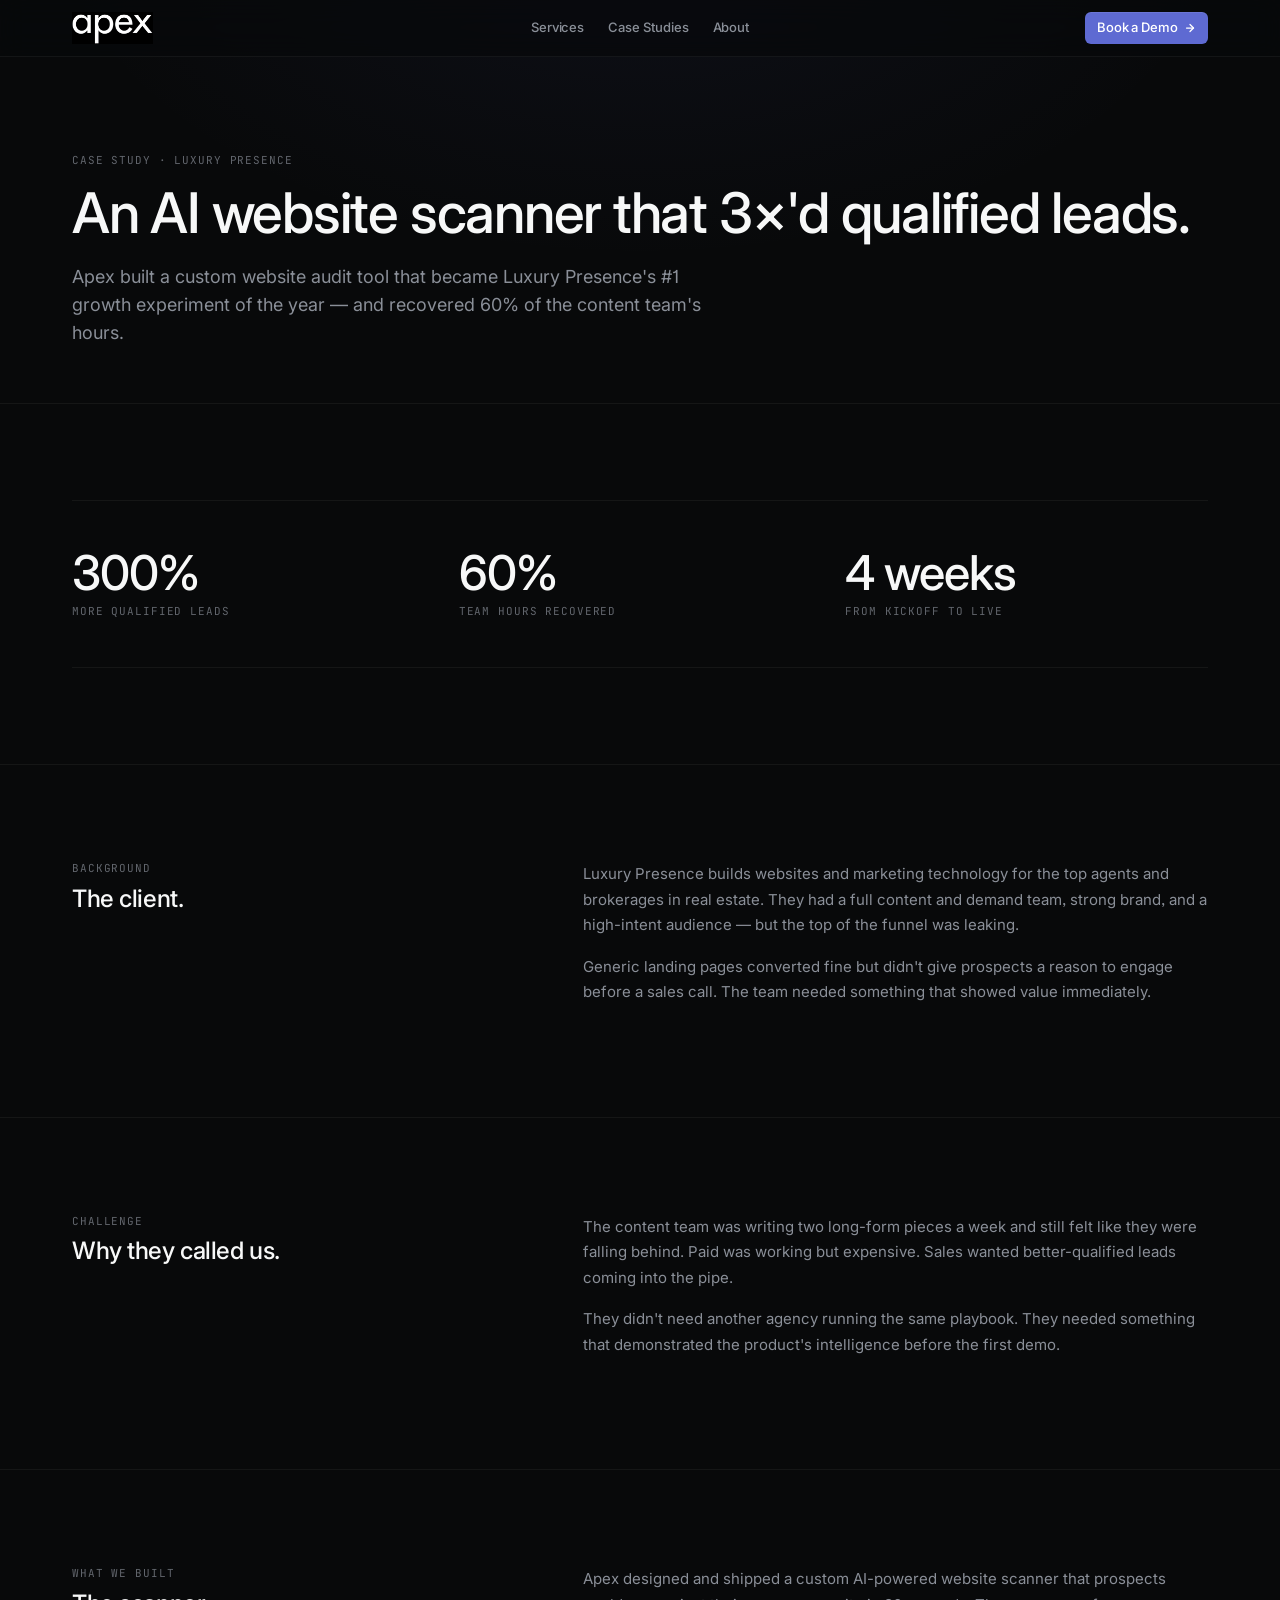
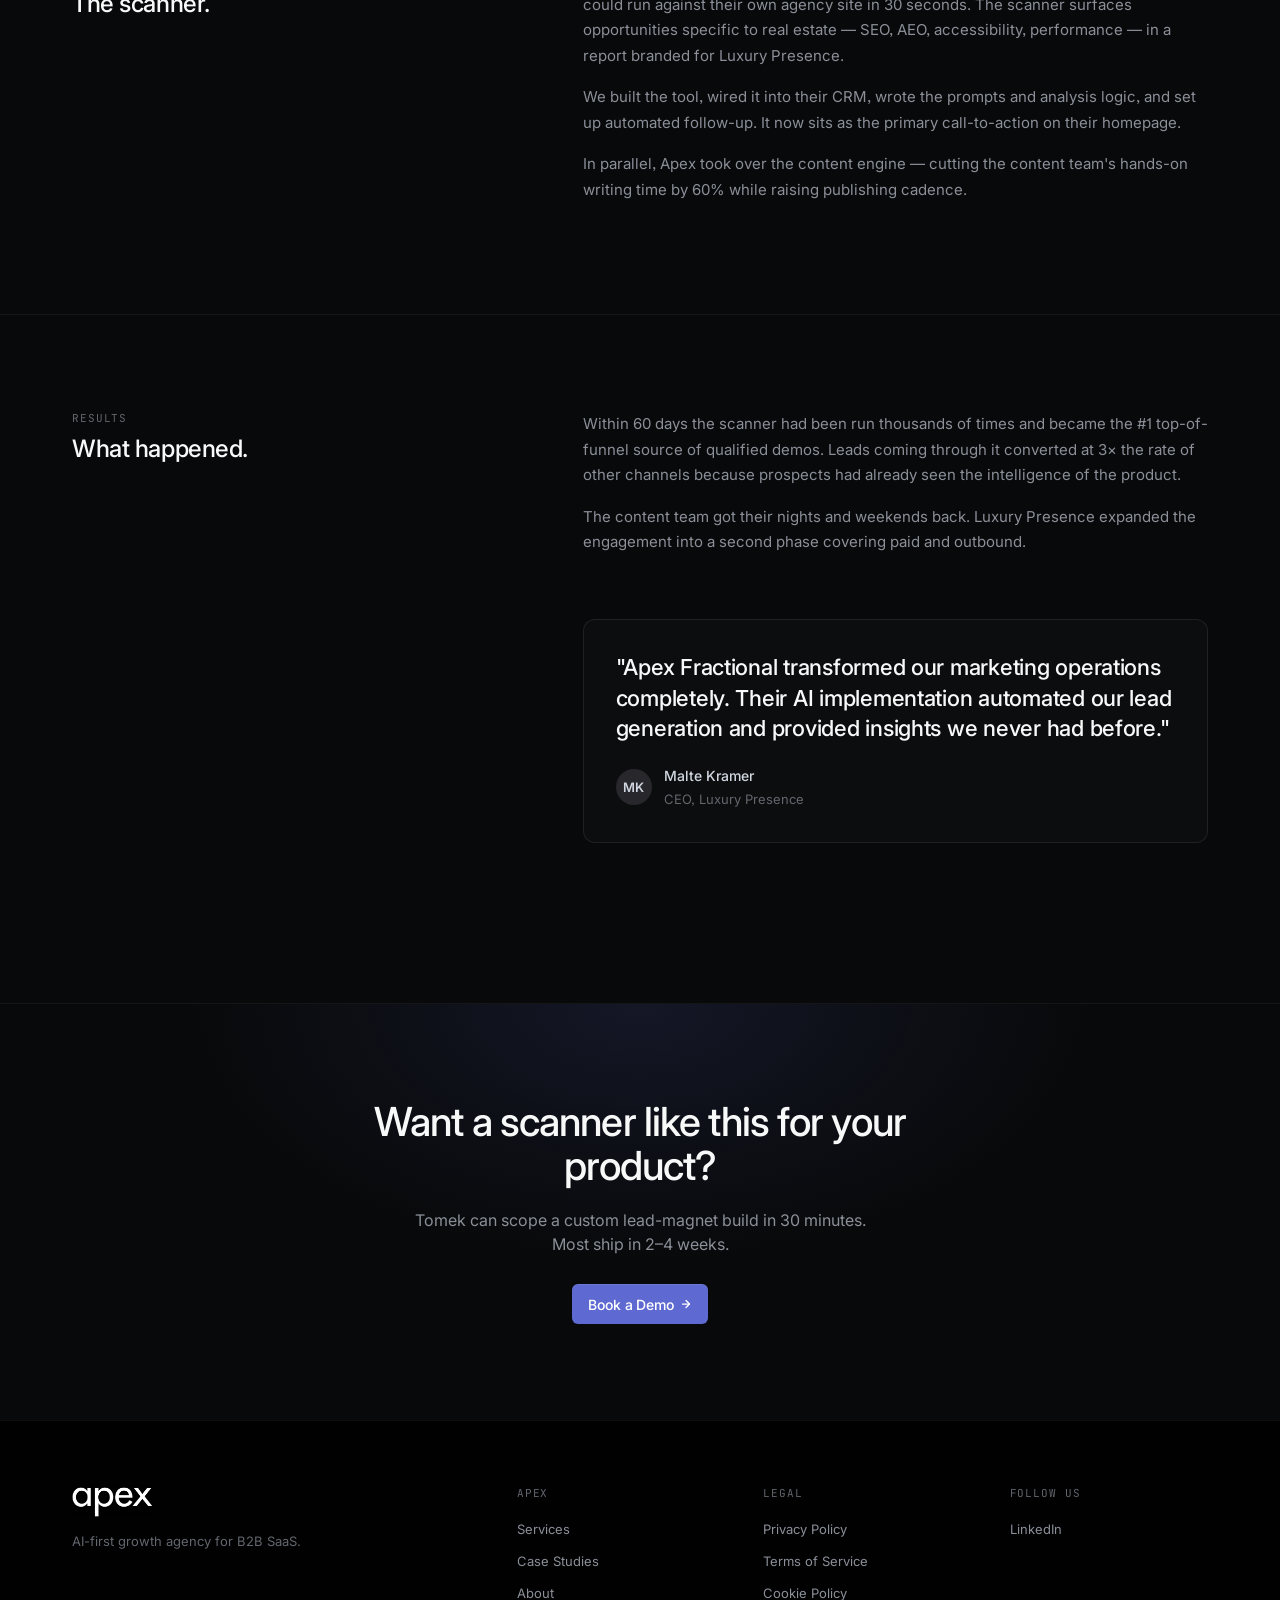
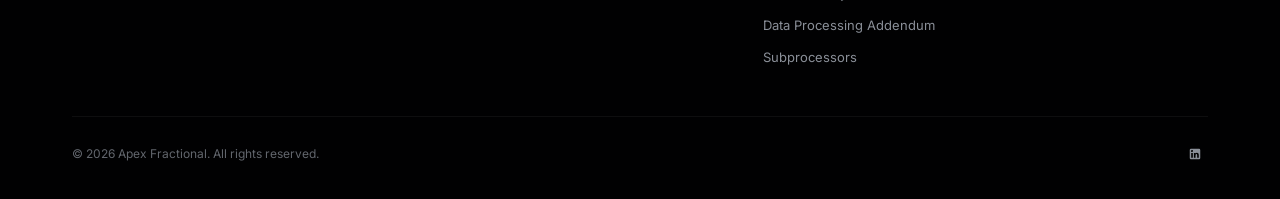
<file: case-studies/luxury-presence/index.html>
<!doctype html>
<html lang="en">
<head>
<meta charset="utf-8" />
<meta name="viewport" content="width=device-width,initial-scale=1" />
<meta name="color-scheme" content="dark" />
<title>Luxury Presence — Apex Fractional Case Study</title>
<link rel="preconnect" href="https://fonts.googleapis.com" />
<link rel="preconnect" href="https://fonts.gstatic.com" crossorigin />
<link href="https://fonts.googleapis.com/css2?family=Inter:wght@300;400;500;600&family=JetBrains+Mono:wght@400;500&display=swap" rel="stylesheet" />
<link rel="stylesheet" href="/styles.css" />
</head>
<body>

<nav class="nav">
  <div class="wrap nav-inner">
    <a class="nav-logo" href="/"><img src="/logo.svg" alt="Apex Fractional" /></a>
    <div class="nav-center">
      <a class="nav-link" href="/services">Services</a>
      <a class="nav-link" href="/case-studies">Case Studies</a>
      <a class="nav-link" href="/about">About</a>
    </div>
    <div class="nav-right">
      <a class="btn btn-primary" href="/book">Book a Demo
        <svg class="arrow" width="12" height="12" viewBox="0 0 24 24" fill="none" stroke="currentColor" stroke-width="2.5" stroke-linecap="round" stroke-linejoin="round"><path d="M5 12h14"/><path d="m12 5 7 7-7 7"/></svg>
      </a>
      <button class="hamburger" aria-label="Menu">
        <svg width="16" height="16" viewBox="0 0 24 24" fill="none" stroke="currentColor" stroke-width="2" stroke-linecap="round"><path d="M4 6h16M4 12h16M4 18h16"/></svg>
      </button>
    </div>
  </div>
</nav>

<header class="page-header">
  <div class="wrap">
    <span class="overline eyebrow">Case study · Luxury Presence</span>
    <h1>An AI website scanner that 3×'d qualified leads.</h1>
    <p class="lead">Apex built a custom website audit tool that became Luxury Presence's #1 growth experiment of the year — and recovered 60% of the content team's hours.</p>
  </div>
</header>

<section class="section">
  <div class="wrap">
    <div class="metric-row">
      <div class="metric"><div class="num">300%</div><div class="label">More qualified leads</div></div>
      <div class="metric"><div class="num">60%</div><div class="label">Team hours recovered</div></div>
      <div class="metric"><div class="num">4 weeks</div><div class="label">From kickoff to live</div></div>
    </div>
  </div>
</section>

<section class="section">
  <div class="wrap">
    <div class="two-col">
      <div class="label-col">
        <span class="overline">Background</span>
        <h2>The client.</h2>
      </div>
      <div class="prose">
        <p>Luxury Presence builds websites and marketing technology for the top agents and brokerages in real estate. They had a full content and demand team, strong brand, and a high-intent audience — but the top of the funnel was leaking.</p>
        <p>Generic landing pages converted fine but didn't give prospects a reason to engage before a sales call. The team needed something that showed value immediately.</p>
      </div>
    </div>
  </div>
</section>

<section class="section">
  <div class="wrap">
    <div class="two-col">
      <div class="label-col">
        <span class="overline">Challenge</span>
        <h2>Why they called us.</h2>
      </div>
      <div class="prose">
        <p>The content team was writing two long-form pieces a week and still felt like they were falling behind. Paid was working but expensive. Sales wanted better-qualified leads coming into the pipe.</p>
        <p>They didn't need another agency running the same playbook. They needed something that demonstrated the product's intelligence before the first demo.</p>
      </div>
    </div>
  </div>
</section>

<section class="section">
  <div class="wrap">
    <div class="two-col">
      <div class="label-col">
        <span class="overline">What we built</span>
        <h2>The scanner.</h2>
      </div>
      <div class="prose">
        <p>Apex designed and shipped a custom AI-powered website scanner that prospects could run against their own agency site in 30 seconds. The scanner surfaces opportunities specific to real estate — SEO, AEO, accessibility, performance — in a report branded for Luxury Presence.</p>
        <p>We built the tool, wired it into their CRM, wrote the prompts and analysis logic, and set up automated follow-up. It now sits as the primary call-to-action on their homepage.</p>
        <p>In parallel, Apex took over the content engine — cutting the content team's hands-on writing time by 60% while raising publishing cadence.</p>
      </div>
    </div>
  </div>
</section>

<section class="section">
  <div class="wrap">
    <div class="two-col">
      <div class="label-col">
        <span class="overline">Results</span>
        <h2>What happened.</h2>
      </div>
      <div class="prose">
        <p>Within 60 days the scanner had been run thousands of times and became the #1 top-of-funnel source of qualified demos. Leads coming through it converted at 3× the rate of other channels because prospects had already seen the intelligence of the product.</p>
        <p>The content team got their nights and weekends back. Luxury Presence expanded the engagement into a second phase covering paid and outbound.</p>

        <div class="pull-quote">
          <p class="q">"Apex Fractional transformed our marketing operations completely. Their AI implementation automated our lead generation and provided insights we never had before."</p>
          <div class="who">
            <div class="av">MK</div>
            <div>
              <div class="name">Malte Kramer</div>
              <div class="role">CEO, Luxury Presence</div>
            </div>
          </div>
        </div>
      </div>
    </div>
  </div>
</section>

<section class="subcta">
  <h2>Want a scanner like this for your product?</h2>
  <p>Tomek can scope a custom lead-magnet build in 30 minutes. Most ship in 2–4 weeks.</p>
  <a class="btn btn-primary btn-lg" href="/book">Book a Demo
    <svg class="arrow" width="12" height="12" viewBox="0 0 24 24" fill="none" stroke="currentColor" stroke-width="2.5" stroke-linecap="round" stroke-linejoin="round"><path d="M5 12h14"/><path d="m12 5 7 7-7 7"/></svg>
  </a>
</section>

<footer>
  <div class="wrap">
    <div class="foot-grid">
      <div class="foot-brand">
        <img src="/logo.svg" alt="Apex Fractional" />
        <p>AI-first growth agency for B2B SaaS.</p>
      </div>
      <div class="foot-col"><h5>Apex</h5><ul>
        <li><a href="/services">Services</a></li>
        <li><a href="/case-studies">Case Studies</a></li>
        <li><a href="/about">About</a></li>
      </ul></div>
      <div class="foot-col"><h5>Legal</h5><ul>
        <li><a href="/privacy">Privacy Policy</a></li>
        <li><a href="#">Terms of Service</a></li>
        <li><a href="#">Cookie Policy</a></li>
        <li><a href="#">Data Processing Addendum</a></li>
        <li><a href="#">Subprocessors</a></li>
      </ul></div>
      <div class="foot-col"><h5>Follow us</h5><ul>
        <li><a href="https://www.linkedin.com/company/apex-fractional" target="_blank" rel="noopener">LinkedIn</a></li>
      </ul></div>
    </div>
    <div class="foot-bottom">
      <div>&copy; 2026 Apex Fractional. All rights reserved.</div>
      <div class="socials"><a href="https://www.linkedin.com/company/apex-fractional" target="_blank" rel="noopener" aria-label="LinkedIn"><svg width="14" height="14" viewBox="0 0 24 24" fill="currentColor"><path d="M19 3a2 2 0 0 1 2 2v14a2 2 0 0 1-2 2H5a2 2 0 0 1-2-2V5a2 2 0 0 1 2-2h14m-.5 15.5v-5.3a3.26 3.26 0 0 0-3.26-3.26c-.85 0-1.84.52-2.32 1.3v-1.11h-2.79v8.37h2.79v-4.93c0-.77.62-1.4 1.39-1.4a1.4 1.4 0 0 1 1.4 1.4v4.93h2.79M6.88 8.56a1.68 1.68 0 0 0 1.68-1.68c0-.93-.75-1.69-1.68-1.69a1.69 1.69 0 0 0-1.69 1.69c0 .93.76 1.68 1.69 1.68m1.39 9.94v-8.37H5.5v8.37h2.77z"/></svg></a></div>
    </div>
  </div>
</footer>

</body>
</html>
</file>
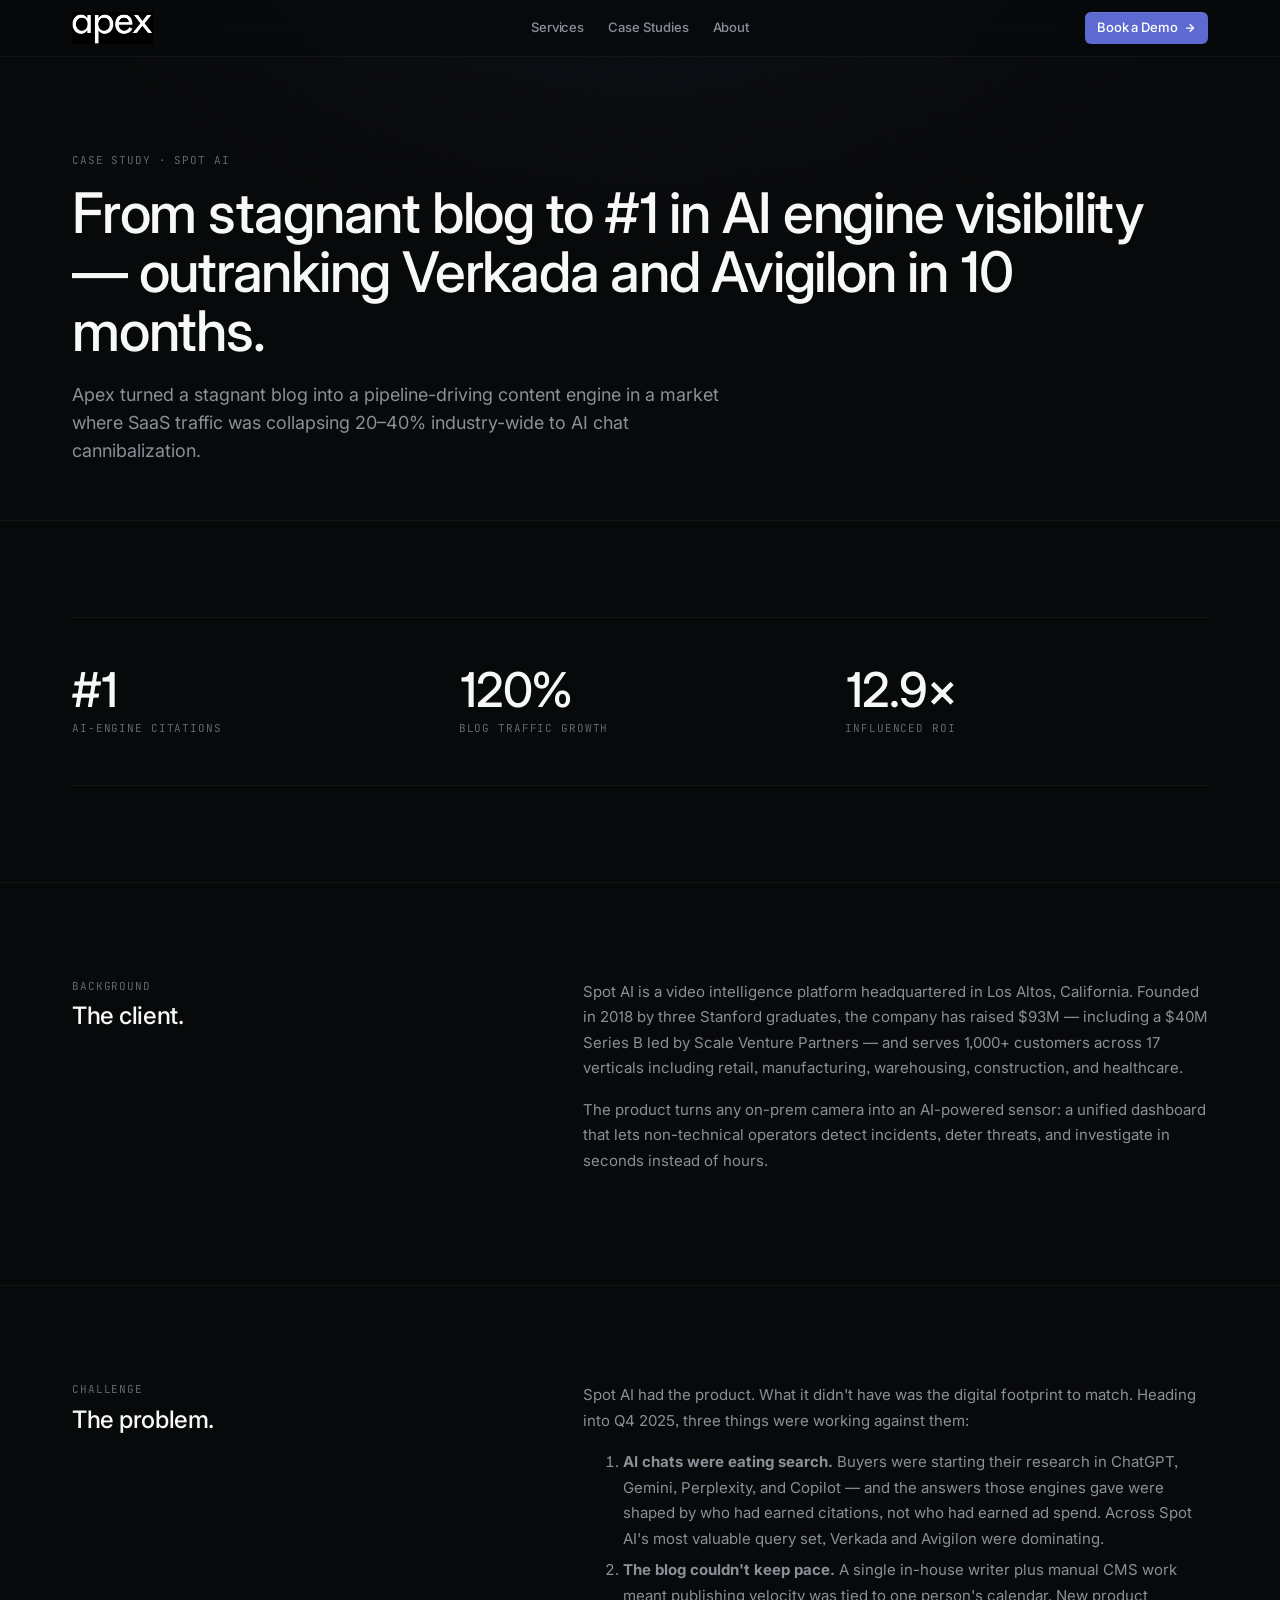
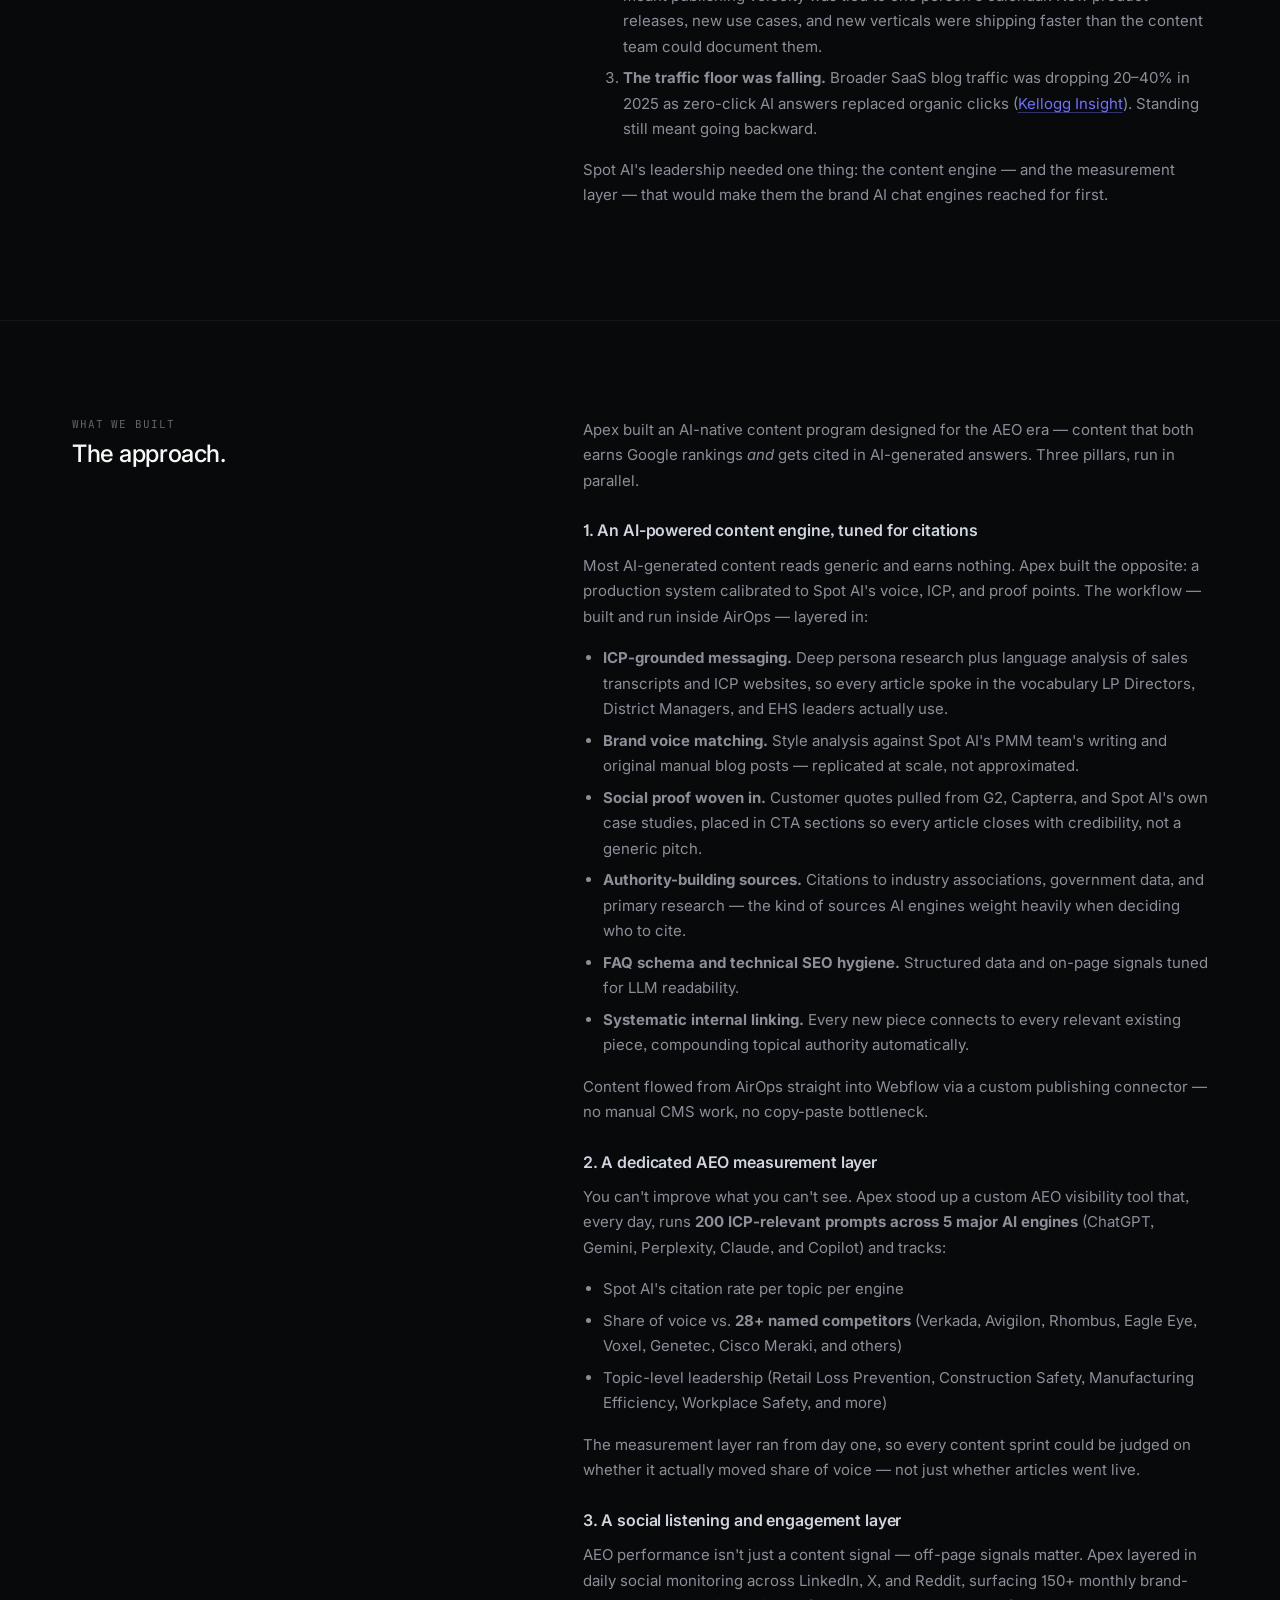
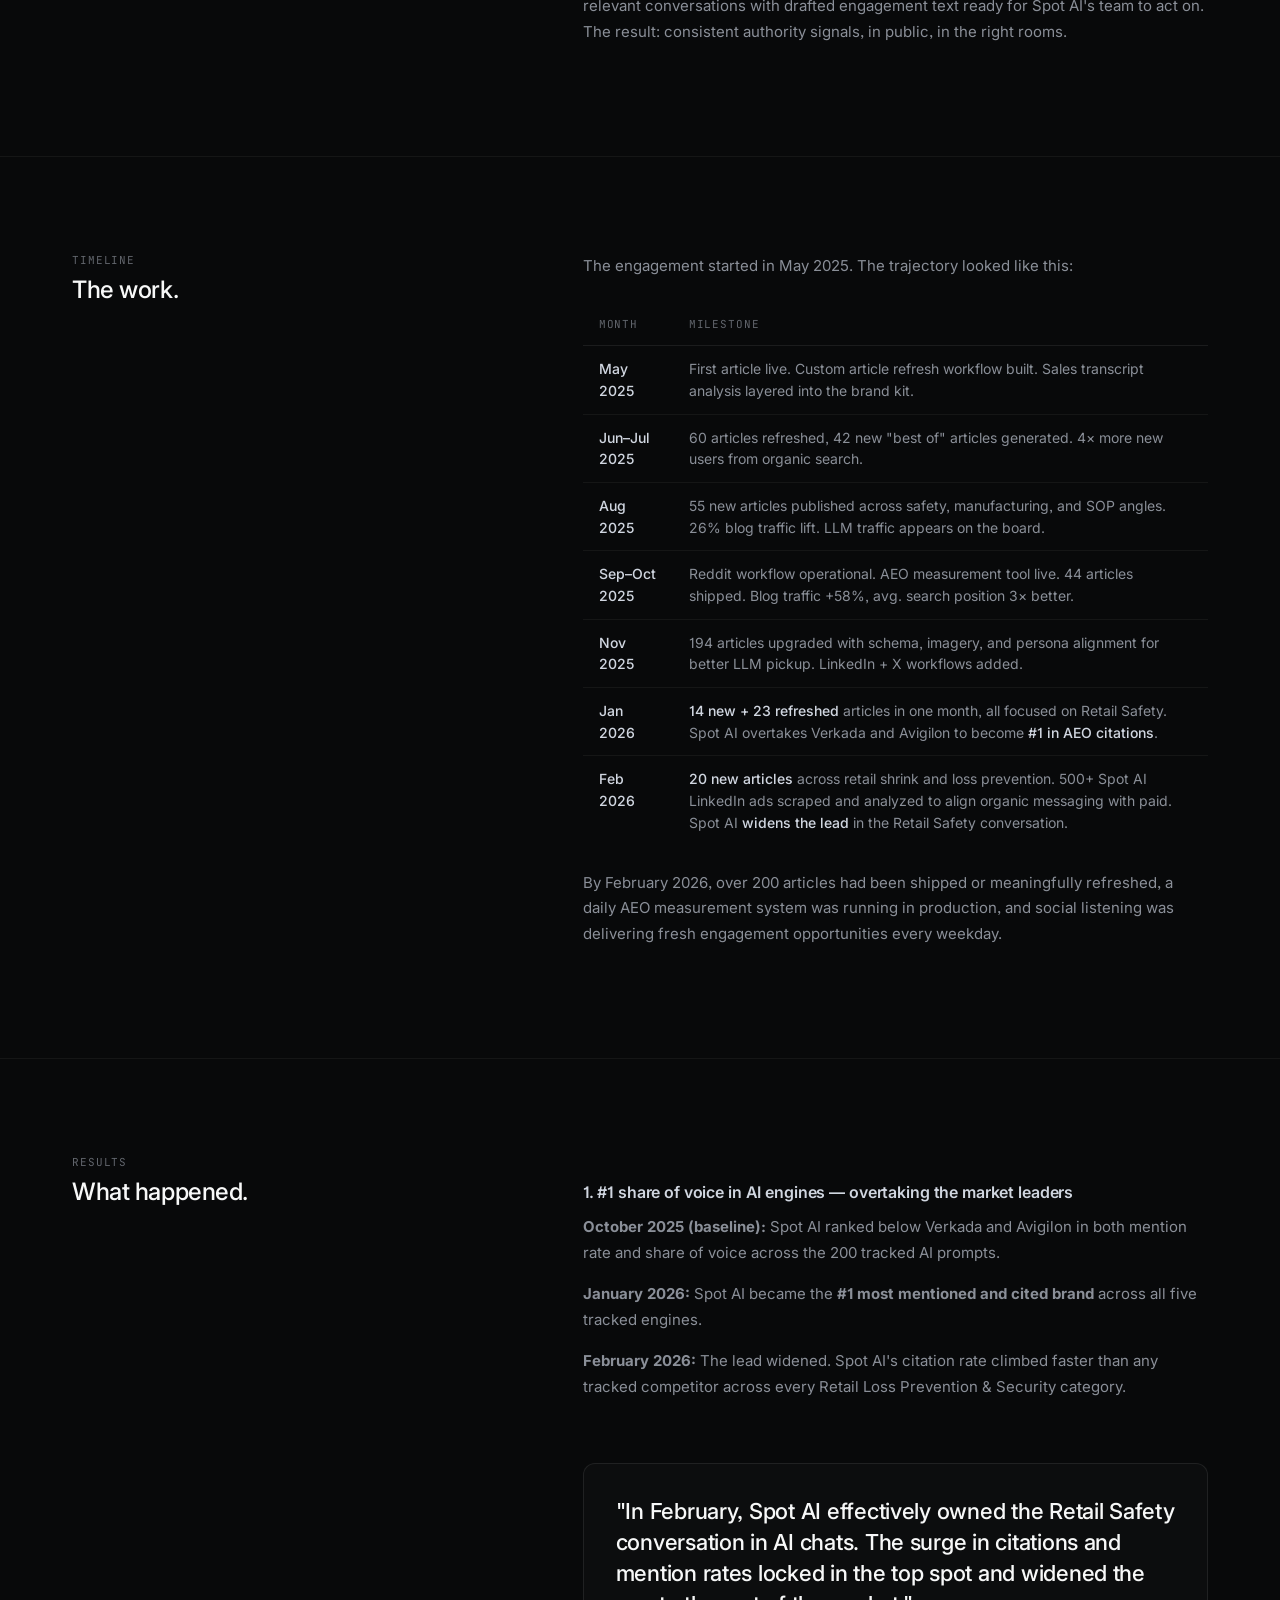
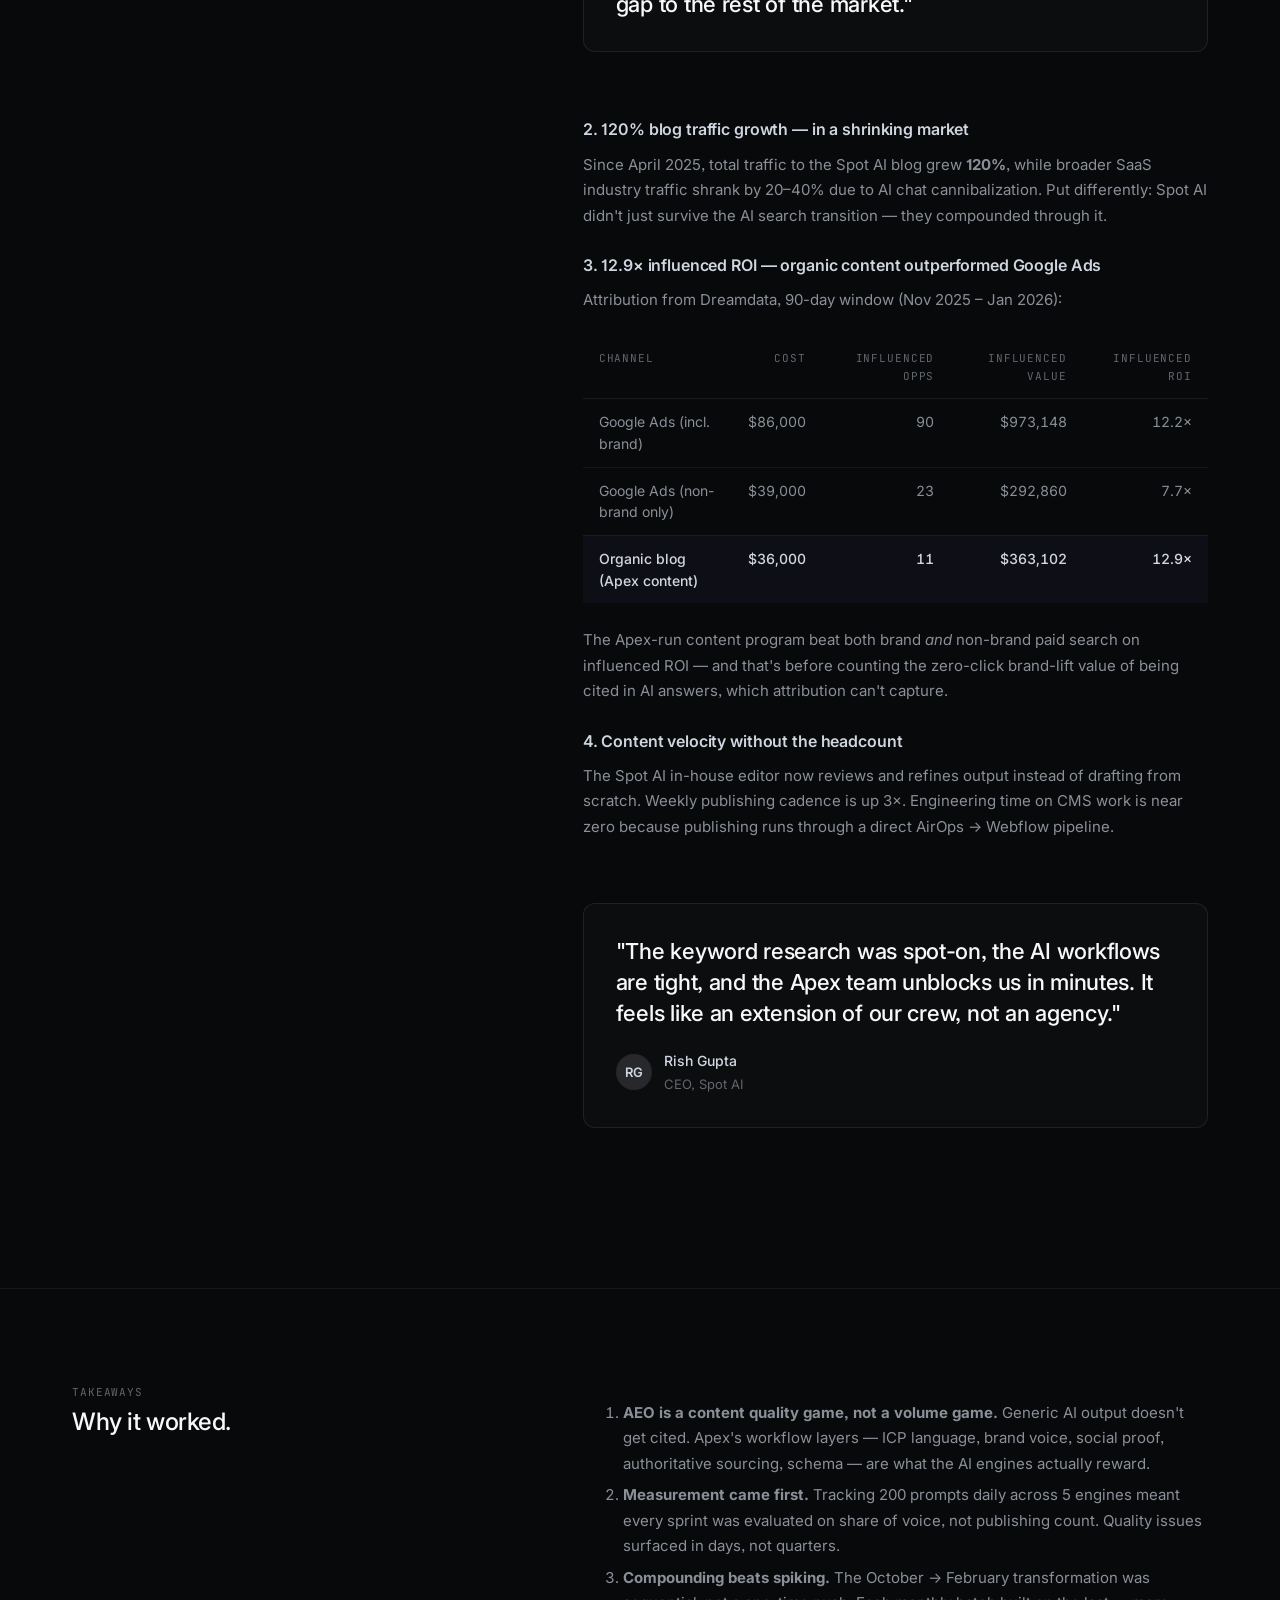
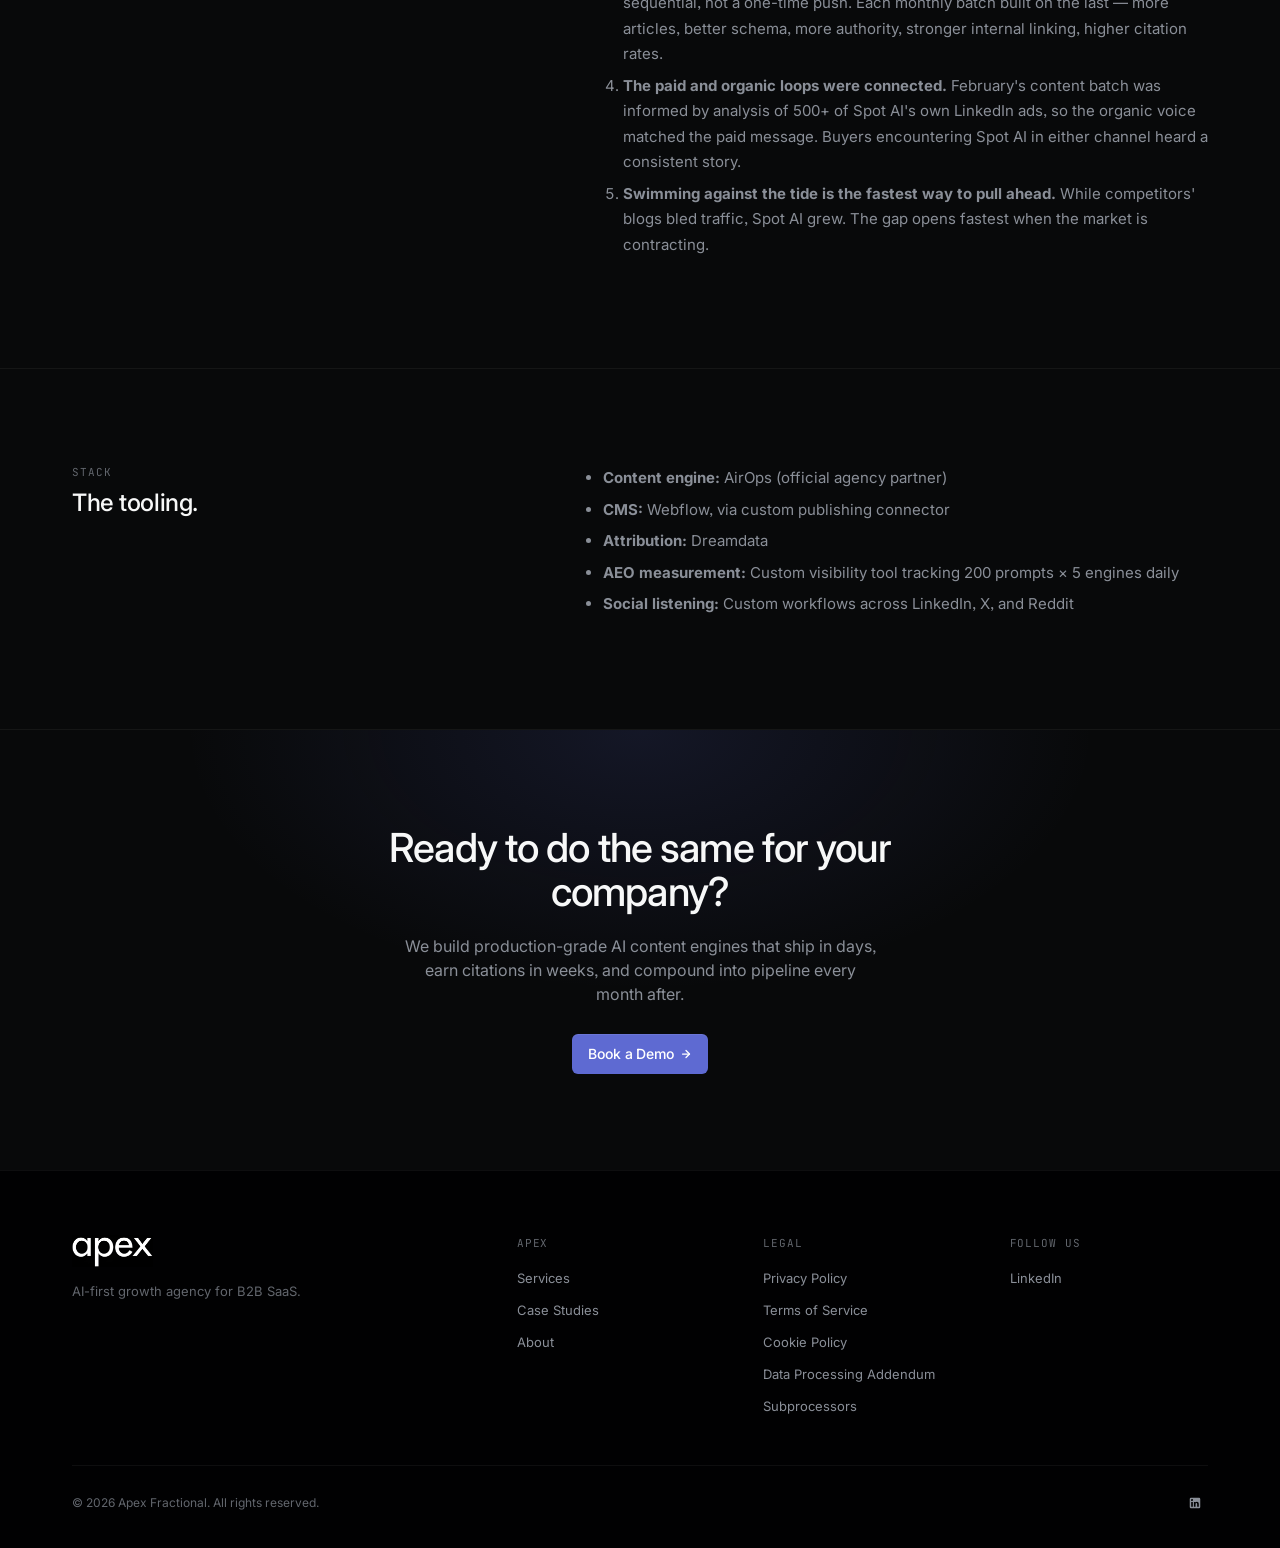
<file: case-studies/spot-ai/index.html>
<!doctype html>
<html lang="en">
<head>
<meta charset="utf-8" />
<meta name="viewport" content="width=device-width,initial-scale=1" />
<meta name="color-scheme" content="dark" />
<title>Spot AI — Apex Fractional Case Study</title>
<link rel="preconnect" href="https://fonts.googleapis.com" />
<link rel="preconnect" href="https://fonts.gstatic.com" crossorigin />
<link href="https://fonts.googleapis.com/css2?family=Inter:wght@300;400;500;600&family=JetBrains+Mono:wght@400;500&display=swap" rel="stylesheet" />
<link rel="stylesheet" href="/styles.css" />
</head>
<body>

<nav class="nav">
  <div class="wrap nav-inner">
    <a class="nav-logo" href="/"><img src="/logo.svg" alt="Apex Fractional" /></a>
    <div class="nav-center">
      <a class="nav-link" href="/services">Services</a>
      <a class="nav-link" href="/case-studies">Case Studies</a>
      <a class="nav-link" href="/about">About</a>
    </div>
    <div class="nav-right">
      <a class="btn btn-primary" href="/book">Book a Demo
        <svg class="arrow" width="12" height="12" viewBox="0 0 24 24" fill="none" stroke="currentColor" stroke-width="2.5" stroke-linecap="round" stroke-linejoin="round"><path d="M5 12h14"/><path d="m12 5 7 7-7 7"/></svg>
      </a>
      <button class="hamburger" aria-label="Menu">
        <svg width="16" height="16" viewBox="0 0 24 24" fill="none" stroke="currentColor" stroke-width="2" stroke-linecap="round"><path d="M4 6h16M4 12h16M4 18h16"/></svg>
      </button>
    </div>
  </div>
</nav>

<header class="page-header">
  <div class="wrap">
    <span class="overline eyebrow">Case study · Spot AI</span>
    <h1>From stagnant blog to #1 in AI engine visibility — outranking Verkada and Avigilon in 10 months.</h1>
    <p class="lead">Apex turned a stagnant blog into a pipeline-driving content engine in a market where SaaS traffic was collapsing 20–40% industry-wide to AI chat cannibalization.</p>
  </div>
</header>

<section class="section">
  <div class="wrap">
    <div class="metric-row">
      <div class="metric"><div class="num">#1</div><div class="label">AI-engine citations</div></div>
      <div class="metric"><div class="num">120%</div><div class="label">Blog traffic growth</div></div>
      <div class="metric"><div class="num">12.9×</div><div class="label">Influenced ROI</div></div>
    </div>
  </div>
</section>

<section class="section">
  <div class="wrap">
    <div class="two-col">
      <div class="label-col">
        <span class="overline">Background</span>
        <h2>The client.</h2>
      </div>
      <div class="prose">
        <p>Spot AI is a video intelligence platform headquartered in Los Altos, California. Founded in 2018 by three Stanford graduates, the company has raised $93M — including a $40M Series B led by Scale Venture Partners — and serves 1,000+ customers across 17 verticals including retail, manufacturing, warehousing, construction, and healthcare.</p>
        <p>The product turns any on-prem camera into an AI-powered sensor: a unified dashboard that lets non-technical operators detect incidents, deter threats, and investigate in seconds instead of hours.</p>
      </div>
    </div>
  </div>
</section>

<section class="section">
  <div class="wrap">
    <div class="two-col">
      <div class="label-col">
        <span class="overline">Challenge</span>
        <h2>The problem.</h2>
      </div>
      <div class="prose">
        <p>Spot AI had the product. What it didn't have was the digital footprint to match. Heading into Q4 2025, three things were working against them:</p>
        <ol>
          <li><strong>AI chats were eating search.</strong> Buyers were starting their research in ChatGPT, Gemini, Perplexity, and Copilot — and the answers those engines gave were shaped by who had earned citations, not who had earned ad spend. Across Spot AI's most valuable query set, Verkada and Avigilon were dominating.</li>
          <li><strong>The blog couldn't keep pace.</strong> A single in-house writer plus manual CMS work meant publishing velocity was tied to one person's calendar. New product releases, new use cases, and new verticals were shipping faster than the content team could document them.</li>
          <li><strong>The traffic floor was falling.</strong> Broader SaaS blog traffic was dropping 20–40% in 2025 as zero-click AI answers replaced organic clicks (<a href="https://insight.kellogg.northwestern.edu/article/as-ai-eats-web-traffic-dont-panic-evolve" target="_blank" rel="noopener">Kellogg Insight</a>). Standing still meant going backward.</li>
        </ol>
        <p>Spot AI's leadership needed one thing: the content engine — and the measurement layer — that would make them the brand AI chat engines reached for first.</p>
      </div>
    </div>
  </div>
</section>

<section class="section">
  <div class="wrap">
    <div class="two-col">
      <div class="label-col">
        <span class="overline">What we built</span>
        <h2>The approach.</h2>
      </div>
      <div class="prose">
        <p>Apex built an AI-native content program designed for the AEO era — content that both earns Google rankings <em>and</em> gets cited in AI-generated answers. Three pillars, run in parallel.</p>

        <h3>1. An AI-powered content engine, tuned for citations</h3>
        <p>Most AI-generated content reads generic and earns nothing. Apex built the opposite: a production system calibrated to Spot AI's voice, ICP, and proof points. The workflow — built and run inside AirOps — layered in:</p>
        <ul>
          <li><strong>ICP-grounded messaging.</strong> Deep persona research plus language analysis of sales transcripts and ICP websites, so every article spoke in the vocabulary LP Directors, District Managers, and EHS leaders actually use.</li>
          <li><strong>Brand voice matching.</strong> Style analysis against Spot AI's PMM team's writing and original manual blog posts — replicated at scale, not approximated.</li>
          <li><strong>Social proof woven in.</strong> Customer quotes pulled from G2, Capterra, and Spot AI's own case studies, placed in CTA sections so every article closes with credibility, not a generic pitch.</li>
          <li><strong>Authority-building sources.</strong> Citations to industry associations, government data, and primary research — the kind of sources AI engines weight heavily when deciding who to cite.</li>
          <li><strong>FAQ schema and technical SEO hygiene.</strong> Structured data and on-page signals tuned for LLM readability.</li>
          <li><strong>Systematic internal linking.</strong> Every new piece connects to every relevant existing piece, compounding topical authority automatically.</li>
        </ul>
        <p>Content flowed from AirOps straight into Webflow via a custom publishing connector — no manual CMS work, no copy-paste bottleneck.</p>

        <h3>2. A dedicated AEO measurement layer</h3>
        <p>You can't improve what you can't see. Apex stood up a custom AEO visibility tool that, every day, runs <strong>200 ICP-relevant prompts across 5 major AI engines</strong> (ChatGPT, Gemini, Perplexity, Claude, and Copilot) and tracks:</p>
        <ul>
          <li>Spot AI's citation rate per topic per engine</li>
          <li>Share of voice vs. <strong>28+ named competitors</strong> (Verkada, Avigilon, Rhombus, Eagle Eye, Voxel, Genetec, Cisco Meraki, and others)</li>
          <li>Topic-level leadership (Retail Loss Prevention, Construction Safety, Manufacturing Efficiency, Workplace Safety, and more)</li>
        </ul>
        <p>The measurement layer ran from day one, so every content sprint could be judged on whether it actually moved share of voice — not just whether articles went live.</p>

        <h3>3. A social listening and engagement layer</h3>
        <p>AEO performance isn't just a content signal — off-page signals matter. Apex layered in daily social monitoring across LinkedIn, X, and Reddit, surfacing 150+ monthly brand-relevant conversations with drafted engagement text ready for Spot AI's team to act on. The result: consistent authority signals, in public, in the right rooms.</p>
      </div>
    </div>
  </div>
</section>

<section class="section">
  <div class="wrap">
    <div class="two-col">
      <div class="label-col">
        <span class="overline">Timeline</span>
        <h2>The work.</h2>
      </div>
      <div class="prose">
        <p>The engagement started in May 2025. The trajectory looked like this:</p>
        <div class="cs-table-wrap">
          <table class="cs-table">
            <thead>
              <tr><th>Month</th><th>Milestone</th></tr>
            </thead>
            <tbody>
              <tr><td><strong>May 2025</strong></td><td>First article live. Custom article refresh workflow built. Sales transcript analysis layered into the brand kit.</td></tr>
              <tr><td><strong>Jun–Jul 2025</strong></td><td>60 articles refreshed, 42 new "best of" articles generated. 4× more new users from organic search.</td></tr>
              <tr><td><strong>Aug 2025</strong></td><td>55 new articles published across safety, manufacturing, and SOP angles. 26% blog traffic lift. LLM traffic appears on the board.</td></tr>
              <tr><td><strong>Sep–Oct 2025</strong></td><td>Reddit workflow operational. AEO measurement tool live. 44 articles shipped. Blog traffic +58%, avg. search position 3× better.</td></tr>
              <tr><td><strong>Nov 2025</strong></td><td>194 articles upgraded with schema, imagery, and persona alignment for better LLM pickup. LinkedIn + X workflows added.</td></tr>
              <tr><td><strong>Jan 2026</strong></td><td><strong>14 new + 23 refreshed</strong> articles in one month, all focused on Retail Safety. Spot AI overtakes Verkada and Avigilon to become <strong>#1 in AEO citations</strong>.</td></tr>
              <tr><td><strong>Feb 2026</strong></td><td><strong>20 new articles</strong> across retail shrink and loss prevention. 500+ Spot AI LinkedIn ads scraped and analyzed to align organic messaging with paid. Spot AI <strong>widens the lead</strong> in the Retail Safety conversation.</td></tr>
            </tbody>
          </table>
        </div>
        <p>By February 2026, over 200 articles had been shipped or meaningfully refreshed, a daily AEO measurement system was running in production, and social listening was delivering fresh engagement opportunities every weekday.</p>
      </div>
    </div>
  </div>
</section>

<section class="section">
  <div class="wrap">
    <div class="two-col">
      <div class="label-col">
        <span class="overline">Results</span>
        <h2>What happened.</h2>
      </div>
      <div class="prose">
        <h3>1. #1 share of voice in AI engines — overtaking the market leaders</h3>
        <p><strong>October 2025 (baseline):</strong> Spot AI ranked below Verkada and Avigilon in both mention rate and share of voice across the 200 tracked AI prompts.</p>
        <p><strong>January 2026:</strong> Spot AI became the <strong>#1 most mentioned and cited brand</strong> across all five tracked engines.</p>
        <p><strong>February 2026:</strong> The lead widened. Spot AI's citation rate climbed faster than any tracked competitor across every Retail Loss Prevention &amp; Security category.</p>

        <div class="pull-quote">
          <p class="q">"In February, Spot AI effectively owned the Retail Safety conversation in AI chats. The surge in citations and mention rates locked in the top spot and widened the gap to the rest of the market."</p>
        </div>

        <h3>2. 120% blog traffic growth — in a shrinking market</h3>
        <p>Since April 2025, total traffic to the Spot AI blog grew <strong>120%</strong>, while broader SaaS industry traffic shrank by 20–40% due to AI chat cannibalization. Put differently: Spot AI didn't just survive the AI search transition — they compounded through it.</p>

        <h3>3. 12.9× influenced ROI — organic content outperformed Google Ads</h3>
        <p>Attribution from Dreamdata, 90-day window (Nov 2025 – Jan 2026):</p>
        <div class="cs-table-wrap">
          <table class="cs-table">
            <thead>
              <tr>
                <th>Channel</th>
                <th class="num">Cost</th>
                <th class="num">Influenced Opps</th>
                <th class="num">Influenced Value</th>
                <th class="num">Influenced ROI</th>
              </tr>
            </thead>
            <tbody>
              <tr>
                <td>Google Ads (incl. brand)</td>
                <td class="num">$86,000</td>
                <td class="num">90</td>
                <td class="num">$973,148</td>
                <td class="num">12.2×</td>
              </tr>
              <tr>
                <td>Google Ads (non-brand only)</td>
                <td class="num">$39,000</td>
                <td class="num">23</td>
                <td class="num">$292,860</td>
                <td class="num">7.7×</td>
              </tr>
              <tr class="highlight">
                <td><strong>Organic blog (Apex content)</strong></td>
                <td class="num"><strong>$36,000</strong></td>
                <td class="num"><strong>11</strong></td>
                <td class="num"><strong>$363,102</strong></td>
                <td class="num"><strong>12.9×</strong></td>
              </tr>
            </tbody>
          </table>
        </div>
        <p>The Apex-run content program beat both brand <em>and</em> non-brand paid search on influenced ROI — and that's before counting the zero-click brand-lift value of being cited in AI answers, which attribution can't capture.</p>

        <h3>4. Content velocity without the headcount</h3>
        <p>The Spot AI in-house editor now reviews and refines output instead of drafting from scratch. Weekly publishing cadence is up 3×. Engineering time on CMS work is near zero because publishing runs through a direct AirOps → Webflow pipeline.</p>

        <div class="pull-quote">
          <p class="q">"The keyword research was spot-on, the AI workflows are tight, and the Apex team unblocks us in minutes. It feels like an extension of our crew, not an agency."</p>
          <div class="who">
            <div class="av">RG</div>
            <div>
              <div class="name">Rish Gupta</div>
              <div class="role">CEO, Spot AI</div>
            </div>
          </div>
        </div>
      </div>
    </div>
  </div>
</section>

<section class="section">
  <div class="wrap">
    <div class="two-col">
      <div class="label-col">
        <span class="overline">Takeaways</span>
        <h2>Why it worked.</h2>
      </div>
      <div class="prose">
        <ol>
          <li><strong>AEO is a content quality game, not a volume game.</strong> Generic AI output doesn't get cited. Apex's workflow layers — ICP language, brand voice, social proof, authoritative sourcing, schema — are what the AI engines actually reward.</li>
          <li><strong>Measurement came first.</strong> Tracking 200 prompts daily across 5 engines meant every sprint was evaluated on share of voice, not publishing count. Quality issues surfaced in days, not quarters.</li>
          <li><strong>Compounding beats spiking.</strong> The October → February transformation was sequential, not a one-time push. Each monthly batch built on the last — more articles, better schema, more authority, stronger internal linking, higher citation rates.</li>
          <li><strong>The paid and organic loops were connected.</strong> February's content batch was informed by analysis of 500+ of Spot AI's own LinkedIn ads, so the organic voice matched the paid message. Buyers encountering Spot AI in either channel heard a consistent story.</li>
          <li><strong>Swimming against the tide is the fastest way to pull ahead.</strong> While competitors' blogs bled traffic, Spot AI grew. The gap opens fastest when the market is contracting.</li>
        </ol>
      </div>
    </div>
  </div>
</section>

<section class="section">
  <div class="wrap">
    <div class="two-col">
      <div class="label-col">
        <span class="overline">Stack</span>
        <h2>The tooling.</h2>
      </div>
      <div class="prose">
        <ul>
          <li><strong>Content engine:</strong> AirOps (official agency partner)</li>
          <li><strong>CMS:</strong> Webflow, via custom publishing connector</li>
          <li><strong>Attribution:</strong> Dreamdata</li>
          <li><strong>AEO measurement:</strong> Custom visibility tool tracking 200 prompts × 5 engines daily</li>
          <li><strong>Social listening:</strong> Custom workflows across LinkedIn, X, and Reddit</li>
        </ul>
      </div>
    </div>
  </div>
</section>

<section class="subcta">
  <h2>Ready to do the same for your company?</h2>
  <p>We build production-grade AI content engines that ship in days, earn citations in weeks, and compound into pipeline every month after.</p>
  <a class="btn btn-primary btn-lg" href="/book">Book a Demo
    <svg class="arrow" width="12" height="12" viewBox="0 0 24 24" fill="none" stroke="currentColor" stroke-width="2.5" stroke-linecap="round" stroke-linejoin="round"><path d="M5 12h14"/><path d="m12 5 7 7-7 7"/></svg>
  </a>
</section>

<footer>
  <div class="wrap">
    <div class="foot-grid">
      <div class="foot-brand">
        <img src="/logo.svg" alt="Apex Fractional" />
        <p>AI-first growth agency for B2B SaaS.</p>
      </div>
      <div class="foot-col"><h5>Apex</h5><ul>
        <li><a href="/services">Services</a></li>
        <li><a href="/case-studies">Case Studies</a></li>
        <li><a href="/about">About</a></li>
      </ul></div>
      <div class="foot-col"><h5>Legal</h5><ul>
        <li><a href="/privacy">Privacy Policy</a></li>
        <li><a href="#">Terms of Service</a></li>
        <li><a href="#">Cookie Policy</a></li>
        <li><a href="#">Data Processing Addendum</a></li>
        <li><a href="#">Subprocessors</a></li>
      </ul></div>
      <div class="foot-col"><h5>Follow us</h5><ul>
        <li><a href="https://www.linkedin.com/company/apex-fractional" target="_blank" rel="noopener">LinkedIn</a></li>
      </ul></div>
    </div>
    <div class="foot-bottom">
      <div>&copy; 2026 Apex Fractional. All rights reserved.</div>
      <div class="socials"><a href="https://www.linkedin.com/company/apex-fractional" target="_blank" rel="noopener" aria-label="LinkedIn"><svg width="14" height="14" viewBox="0 0 24 24" fill="currentColor"><path d="M19 3a2 2 0 0 1 2 2v14a2 2 0 0 1-2 2H5a2 2 0 0 1-2-2V5a2 2 0 0 1 2-2h14m-.5 15.5v-5.3a3.26 3.26 0 0 0-3.26-3.26c-.85 0-1.84.52-2.32 1.3v-1.11h-2.79v8.37h2.79v-4.93c0-.77.62-1.4 1.39-1.4a1.4 1.4 0 0 1 1.4 1.4v4.93h2.79M6.88 8.56a1.68 1.68 0 0 0 1.68-1.68c0-.93-.75-1.69-1.68-1.69a1.69 1.69 0 0 0-1.69 1.69c0 .93.76 1.68 1.69 1.68m1.39 9.94v-8.37H5.5v8.37h2.77z"/></svg></a></div>
    </div>
  </div>
</footer>

</body>
</html>
</file>
<file: styles.css>
:root{
  --bg:#08090a;--bg-deep:#010102;--panel:#0f1011;--surface:#191a1b;--surface-2:#28282c;
  --border:rgba(255,255,255,.08);--border-subtle:rgba(255,255,255,.05);--border-solid:#23252a;
  --text:#f7f8f8;--text-2:#d0d6e0;--text-3:#8a8f98;--text-4:#62666d;
  --indigo:#5e6ad2;--violet:#7170ff;--violet-hi:#828fff;--green:#27a644;--emerald:#10b981;
  --r-4:4px;--r-6:6px;--r-8:8px;--r-12:12px;
  --f-sans:"Inter","Inter Variable","SF Pro Display",-apple-system,system-ui,sans-serif;
  --f-mono:"JetBrains Mono","Berkeley Mono",ui-monospace,"SF Mono",Menlo,monospace;
}
*{box-sizing:border-box}
html,body{margin:0;padding:0;background:var(--bg);color:var(--text)}
html{scroll-behavior:smooth}
body{
  font-family:var(--f-sans);font-feature-settings:"cv01","ss03";
  -webkit-font-smoothing:antialiased;font-size:16px;line-height:1.5;
  background:radial-gradient(1000px 600px at 50% -100px,rgba(94,106,210,.08),transparent 60%),var(--bg);
  min-height:100vh;
}
a{color:inherit;text-decoration:none}
img,svg{display:block;max-width:100%}
button{font-family:inherit;cursor:pointer;border:none;background:none;padding:0;color:inherit}
::selection{background:rgba(113,112,255,.35);color:#fff}
.wrap{max-width:1200px;margin:0 auto;padding:0 32px}
@media(max-width:640px){.wrap{padding:0 20px}}

/* Typography */
.display-xl{font-size:clamp(44px,7.2vw,72px);font-weight:510;line-height:1;letter-spacing:-.022em}
.display{font-size:clamp(32px,4vw,48px);font-weight:510;line-height:1.02;letter-spacing:-.022em}
.h3{font-size:20px;font-weight:590;line-height:1.33;letter-spacing:-.012em}
.body-lg{font-size:18px;font-weight:400;line-height:1.6;letter-spacing:-.009em;color:var(--text-3)}
.body{font-size:15px;font-weight:400;line-height:1.6;letter-spacing:-.011em;color:var(--text-3)}
.overline{font-family:var(--f-mono);font-size:11px;font-weight:400;line-height:1.4;text-transform:uppercase;letter-spacing:.08em;color:var(--text-4)}
.mono-sm{font-family:var(--f-mono);font-size:11px;color:var(--text-4)}

/* Buttons */
.btn{
  display:inline-flex;align-items:center;justify-content:center;gap:6px;
  height:32px;padding:0 12px;border-radius:var(--r-6);
  font-family:var(--f-sans);font-size:13px;font-weight:510;
  transition:all .15s ease;white-space:nowrap;letter-spacing:-.005em;
  font-feature-settings:"cv01","ss03";
}
.btn-primary{background:var(--indigo);color:#fff;box-shadow:inset 0 1px 0 rgba(255,255,255,.08)}
.btn-primary:hover{background:var(--violet)}
.btn-ghost{background:rgba(255,255,255,.02);color:var(--text-2);border:1px solid var(--border)}
.btn-ghost:hover{background:rgba(255,255,255,.05);color:var(--text)}
.btn-lg{height:40px;padding:0 16px;font-size:14px}
.arrow{transition:transform .18s ease}
.btn:hover .arrow{transform:translateX(2px)}

/* ---- NAV ---- */
.nav{position:sticky;top:0;z-index:50;background:rgba(8,9,10,.72);backdrop-filter:saturate(160%) blur(14px);-webkit-backdrop-filter:saturate(160%) blur(14px);border-bottom:1px solid var(--border-subtle)}
.nav-inner{display:flex;align-items:center;height:56px}
.nav-logo{margin-right:auto}
.nav-logo img{height:32px;width:auto}
.nav-center{position:absolute;left:50%;transform:translateX(-50%);display:flex;gap:4px}
.nav-link{display:inline-flex;align-items:center;height:28px;padding:0 10px;font-size:13px;font-weight:510;color:var(--text-3);border-radius:var(--r-6);letter-spacing:-.005em;transition:color .15s,background .15s}
.nav-link:hover{color:var(--text);background:rgba(255,255,255,.04)}
.nav-right{margin-left:auto}
.hamburger{display:none;width:32px;height:32px;border-radius:var(--r-6);align-items:center;justify-content:center}
@media(max-width:780px){.nav-center{display:none}.hamburger{display:inline-flex}}

/* ---- HERO ---- */
.hero{padding:112px 0 64px}
.hero-inner{max-width:900px}
.hero h1{margin:0 0 28px}
.hero h1 .light{color:var(--text-3);font-weight:400}
.hero .sub{font-size:20px;line-height:1.55;color:var(--text-3);max-width:56ch;margin:0 0 36px;font-weight:400;letter-spacing:-.01em}
@media(max-width:640px){.hero{padding:72px 0 48px}}

/* ---- CLIENTS ---- */
.clients{padding:56px 0 0;border-top:1px solid var(--border-subtle)}
.clients .label{text-align:center;font-size:13px;color:var(--text-4);margin-bottom:32px;font-weight:400}
.clients-marquee-wrap{position:relative;overflow-x:clip;overflow-y:visible}
.clients-marquee-wrap::before,.clients-marquee-wrap::after{content:"";position:absolute;top:0;bottom:0;width:80px;z-index:2;pointer-events:none}
.clients-marquee-wrap::before{left:0;background:linear-gradient(90deg,var(--bg),transparent)}
.clients-marquee-wrap::after{right:0;background:linear-gradient(270deg,var(--bg),transparent)}
.clients-marquee{display:flex;align-items:center;gap:0;animation:marquee 45s linear infinite;width:max-content}
.clients-marquee:hover{animation-play-state:paused}
.logo-item{
  position:relative;
  flex:0 0 auto;
  display:inline-flex;align-items:center;
  padding:20px 40px;
  font-size:20px;font-weight:510;letter-spacing:-.015em;
  color:var(--text-4);
  transition:color .2s ease;cursor:default;
}
.logo-item.has-case{cursor:pointer}
.logo-item:hover{color:var(--text-2)}
.logo-item.has-case:hover{color:var(--text)}
/* Hover preview */
.logo-item .preview{
  position:absolute;left:50%;top:calc(100% + 8px);z-index:20;
  transform:translateX(-50%) translateY(4px);
  width:240px;padding:14px;
  background:var(--surface);border:1px solid var(--border);border-radius:var(--r-12);
  box-shadow:0 8px 24px rgba(0,0,0,.5);
  opacity:0;visibility:hidden;
  transition:all .2s ease;pointer-events:none;
}
.logo-item.has-case:hover .preview{opacity:1;visibility:visible;transform:translateX(-50%) translateY(0);pointer-events:auto}
.preview .p-metric{font-size:18px;font-weight:510;letter-spacing:-.02em;color:var(--text);line-height:1.1;margin-bottom:4px}
.preview .p-desc{font-size:12px;color:var(--text-3);line-height:1.45;margin:0}
@media(max-width:780px){.logo-item{padding:16px 20px;font-size:16px}}

/* ---- WHAT IS APEX ---- */
.what{padding:112px 0;border-top:1px solid var(--border-subtle)}
.what-grid{display:grid;grid-template-columns:200px 1fr;gap:64px;align-items:start;max-width:900px}
.what-label{color:var(--text-4);font-size:14px;font-weight:400;padding-top:4px}
.what-body h2{font-size:clamp(24px,3vw,32px);font-weight:590;line-height:1.3;letter-spacing:-.02em;margin:0 0 8px;color:var(--text)}
.what-body p{font-size:clamp(20px,2.8vw,28px);font-weight:400;line-height:1.4;letter-spacing:-.015em;color:var(--text-3);margin:0;max-width:52ch}
@media(max-width:780px){.what-grid{grid-template-columns:1fr;gap:20px}}

/* ---- SERVICES ---- */
section.svc-section{padding:112px 0;border-top:1px solid var(--border-subtle)}
.svc-layout{display:flex;flex-direction:column;gap:12px}
.svc-row-1{display:grid;grid-template-columns:1fr;gap:12px}
.svc-row-3{display:grid;grid-template-columns:repeat(3,1fr);gap:12px}
.svc{
  background:rgba(255,255,255,.02);border:1px solid var(--border);border-radius:var(--r-12);
  padding:28px;display:flex;gap:24px;
  transition:background .2s,border-color .2s;
}
.svc:hover{background:rgba(255,255,255,.035);border-color:rgba(255,255,255,.12)}
.svc.wide{flex-direction:row;align-items:center}
.svc.wide .svc-text{flex:1}
.svc.wide .svc-visual{flex:0 0 320px;margin-top:0}
.svc.tall{flex-direction:column;min-height:320px}
.svc .overline{margin-bottom:0}
.svc h3{margin:0;font-size:18px;font-weight:590;letter-spacing:-.012em}
.svc p{margin:0;color:var(--text-3);font-size:14px;line-height:1.55}
.svc .svc-text{display:flex;flex-direction:column;gap:10px}
.svc .svc-visual{
  border:1px solid var(--border-subtle);border-radius:var(--r-8);
  background:rgba(255,255,255,.015);padding:14px;overflow:hidden;
}
.svc.tall .svc-visual{margin-top:auto;min-height:100px}
@media(max-width:960px){.svc-row-3{grid-template-columns:1fr}.svc.wide{flex-direction:column}.svc.wide .svc-visual{flex:auto}}
/* Compact visuals */
.ce-row{display:flex;align-items:center;gap:6px;padding:4px 0;font-size:10px;color:var(--text-3)}
.ce-row+.ce-row{border-top:1px solid var(--border-subtle)}
.ce-row .title{flex:1;color:var(--text-2);font-size:11px;font-weight:510;overflow:hidden;text-overflow:ellipsis;white-space:nowrap}
.ce-row .status{color:var(--emerald);font-family:var(--f-mono);font-size:10px}
.ce-row .status.pending{color:#d4a843}

.ob-bar{display:flex;align-items:center;gap:8px;margin-bottom:8px}
.ob-bar .lbl{font-size:10px;color:var(--text-4);font-family:var(--f-mono);text-transform:uppercase;letter-spacing:.06em;width:40px}
.ob-bar .track{flex:1;height:3px;border-radius:9999px;background:rgba(255,255,255,.05);overflow:hidden;position:relative}
.ob-bar .track::after{content:"";position:absolute;inset:0;width:var(--w,60%);background:linear-gradient(90deg,var(--indigo),var(--violet));border-radius:9999px}
.ob-bar .val{font-size:10px;color:var(--text-2);font-family:var(--f-mono);min-width:30px;text-align:right}

.paid-chart{display:flex;align-items:end;gap:2px;height:56px}
.paid-chart .bar{flex:1;background:rgba(255,255,255,.06);border-radius:1px;min-height:4px}
.paid-chart .bar.on{background:var(--violet)}

.strat-list{display:flex;flex-direction:column;gap:6px;font-size:11px;color:var(--text-3)}
.strat-list .item{display:flex;align-items:center;gap:6px}
.strat-list .dot{width:4px;height:4px;border-radius:9999px;background:var(--violet);flex-shrink:0}

.lm-grid{display:grid;grid-template-columns:1fr 1fr;gap:6px}
.lm-cell{background:rgba(255,255,255,.03);border:1px solid var(--border-subtle);border-radius:4px;padding:6px;font-size:10px;color:var(--text-3)}
.lm-cell strong{color:var(--text-2);display:block;font-size:11px;font-weight:510;margin-bottom:2px}

/* Testimonials */
.testimonials{padding:96px 0;border-top:1px solid var(--border-subtle);overflow:hidden}
.testimonials .section-head{text-align:center;margin-bottom:48px}
.testimonials .section-head .overline{display:inline-flex;align-items:center;gap:8px;margin-bottom:16px}
.testimonials .section-head .overline::before{content:"";width:6px;height:6px;border-radius:9999px;background:var(--text-4)}
.testimonials .section-head h2{font-size:clamp(32px,4vw,48px);font-weight:510;letter-spacing:-.022em;margin:0 0 12px;color:var(--text)}
.testimonials .section-head p{font-size:17px;color:var(--text-3);margin:0 auto;max-width:48ch}
.marquee-wrap{position:relative}
.marquee-wrap::before,.marquee-wrap::after{content:"";position:absolute;top:0;bottom:0;width:80px;z-index:2;pointer-events:none}
.marquee-wrap::before{left:0;background:linear-gradient(90deg,var(--bg),transparent)}
.marquee-wrap::after{right:0;background:linear-gradient(270deg,var(--bg),transparent)}
.marquee{display:flex;gap:16px;animation:marquee 45s linear infinite;width:max-content}
.marquee:hover{animation-play-state:paused}
@keyframes marquee{from{transform:translateX(0)}to{transform:translateX(calc(-50% - 8px))}}
.quote-card{
  flex:0 0 340px;
  background:rgba(255,255,255,.02);border:1px solid var(--border);
  border-radius:var(--r-12);padding:24px;
  display:flex;flex-direction:column;gap:16px;
}
.quote-card .q{font-size:16px;font-weight:510;line-height:1.4;letter-spacing:-.01em;margin:0;color:var(--text)}
.quote-card .who{display:flex;align-items:center;gap:12px;margin-top:auto}
.who .av{width:32px;height:32px;border-radius:9999px;background:var(--surface-2);display:grid;place-items:center;font-size:12px;font-weight:590;color:var(--text-2);flex-shrink:0}
.who .meta .name{font-size:13px;font-weight:510;color:var(--text-2)}
.who .meta .role{font-size:12px;color:var(--text-4)}

/* ---- PROCESS ---- */
section.process{padding:112px 0;border-top:1px solid var(--border-subtle)}
.changelog{display:grid;grid-template-columns:160px 1fr;gap:56px;max-width:900px}
.changelog .left{position:sticky;top:96px;align-self:start}
.changelog .left .overline{margin-bottom:12px;display:block}
.changelog .left h2{margin:0 0 16px;font-size:28px;font-weight:510;letter-spacing:-.02em;line-height:1.1;max-width:10ch}
.changelog .left .body{font-size:14px;max-width:20ch}
.entries{display:flex;flex-direction:column}
.entry{display:grid;grid-template-columns:108px 1fr;gap:24px;padding:20px 0;border-top:1px solid var(--border-subtle)}
.entry:first-child{border-top:none;padding-top:0}
.entry .ts{font-family:var(--f-mono);font-size:12px;color:var(--text-4);text-transform:uppercase;letter-spacing:.06em;padding-top:2px}
.entry .body-block h4{font-size:15px;font-weight:590;margin:0 0 6px;letter-spacing:-.012em;color:var(--text)}
.entry .body-block p{font-size:14px;margin:0;color:var(--text-3);line-height:1.55}
.entry .note{display:inline-flex;align-items:center;gap:6px;margin-top:10px;font-family:var(--f-mono);font-size:11px;color:var(--text-4);text-transform:uppercase;letter-spacing:.06em}
.entry .note .dot{width:5px;height:5px;background:var(--emerald);border-radius:9999px}
@media(max-width:780px){.changelog{grid-template-columns:1fr;gap:32px}.changelog .left{position:static}.entry{grid-template-columns:90px 1fr;gap:12px}}

/* ---- FINAL CTA ---- */
.cta{padding:128px 32px;text-align:center;border-top:1px solid var(--border-subtle);background:radial-gradient(700px 400px at 50% 0%,rgba(94,106,210,.14),transparent 65%),var(--bg)}
.cta h2{font-size:clamp(36px,5vw,56px);font-weight:510;letter-spacing:-.022em;line-height:1.05;margin:0 auto 28px;max-width:18ch}
.cta .lead{font-size:17px;max-width:48ch;margin:0 auto 36px}

/* ---- FOOTER ---- */
footer{border-top:1px solid var(--border-subtle);padding:64px 0 32px;background:var(--bg-deep)}
.foot-grid{display:grid;grid-template-columns:2fr 1fr 1fr 1fr;gap:48px;margin-bottom:48px}
.foot-brand img{height:32px;margin-bottom:14px}
.foot-brand p{color:var(--text-4);font-size:13px;line-height:1.55;max-width:32ch;margin:0}
.foot-col h5{font-family:var(--f-mono);font-size:11px;font-weight:400;text-transform:uppercase;letter-spacing:.08em;color:var(--text-4);margin:0 0 14px}
.foot-col ul{list-style:none;margin:0;padding:0;display:flex;flex-direction:column;gap:8px}
.foot-col a{font-size:13px;color:var(--text-3);transition:color .15s}
.foot-col a:hover{color:var(--text)}
.foot-bottom{display:flex;align-items:center;justify-content:space-between;flex-wrap:wrap;gap:12px;padding-top:24px;border-top:1px solid var(--border-subtle);color:var(--text-4);font-size:12px}
.foot-bottom .socials a{width:26px;height:26px;border-radius:var(--r-6);display:inline-grid;place-items:center;color:var(--text-3);transition:color .15s,background .15s}
.foot-bottom .socials a:hover{background:rgba(255,255,255,.04);color:var(--text)}
@media(max-width:780px){.foot-grid{grid-template-columns:1fr 1fr;gap:32px}}

/* Animation */
@keyframes fadeUp{from{opacity:0;transform:translateY(6px)}to{opacity:1;transform:none}}
.hero h1,.hero .sub,.hero .btn{animation:fadeUp .6s ease both}
.hero h1{animation-delay:.04s}
.hero .sub{animation-delay:.1s}
.hero .btn{animation-delay:.16s}

/* ============================================================ */
/* Sub-page styles (services, about, book, privacy, case studies) */
/* ============================================================ */

/* Compact hero used by sub-pages */
.page-header{padding:96px 0 56px;border-bottom:1px solid var(--border-subtle)}
.page-header .eyebrow{margin-bottom:16px;display:block}
.page-header h1{margin:0 0 20px;font-size:clamp(36px,5vw,56px);font-weight:510;line-height:1.05;letter-spacing:-.022em}
.page-header .lead{font-size:18px;color:var(--text-3);max-width:60ch;line-height:1.55;margin:0}
@media(max-width:640px){.page-header{padding:64px 0 40px}}

/* Generic content section */
.section{padding:96px 0;border-top:1px solid var(--border-subtle)}
.section:first-of-type{border-top:none}
.section-title{font-size:clamp(28px,3.6vw,36px);font-weight:510;line-height:1.1;letter-spacing:-.02em;margin:0 0 16px;color:var(--text)}
.section-intro{font-size:17px;color:var(--text-3);max-width:60ch;line-height:1.55;margin:0 0 48px}

/* Readable text column for legal/about copy */
.prose{max-width:70ch;color:var(--text-3);font-size:15px;line-height:1.7}
.prose h2{font-size:22px;font-weight:590;color:var(--text);letter-spacing:-.012em;margin:40px 0 12px}
.prose h2:first-child{margin-top:0}
.prose h3{font-size:16px;font-weight:590;color:var(--text-2);letter-spacing:-.008em;margin:24px 0 8px}
.prose p{margin:0 0 16px}
.prose ul{margin:0 0 16px;padding-left:20px}
.prose li{margin:0 0 6px}
.prose a{color:var(--violet);text-decoration:underline;text-decoration-color:rgba(113,112,255,.4);text-underline-offset:3px}
.prose a:hover{text-decoration-color:var(--violet)}
.prose code{font-family:var(--f-mono);font-size:13px;background:rgba(255,255,255,.04);padding:1px 6px;border-radius:4px;color:var(--text-2)}

/* Case studies index grid */
.case-grid{display:grid;grid-template-columns:repeat(3,1fr);gap:16px}
@media(max-width:960px){.case-grid{grid-template-columns:1fr}}
.case-card{
  display:flex;flex-direction:column;gap:16px;
  background:rgba(255,255,255,.02);border:1px solid var(--border);border-radius:var(--r-12);
  padding:28px;text-decoration:none;
  transition:background .2s,border-color .2s,transform .2s;
}
.case-card:hover{background:rgba(255,255,255,.035);border-color:rgba(255,255,255,.12);transform:translateY(-2px)}
.case-card .case-client{display:flex;align-items:center;gap:8px;color:var(--text-4);font-size:14px;font-weight:510}
.case-card .case-client .icon{width:10px;height:10px;border-radius:2px;background:currentColor;opacity:.5}
.case-card .case-client .icon.circle{border-radius:9999px}
.case-card .case-client .icon.tri{width:0;height:0;background:none;border-left:5px solid transparent;border-right:5px solid transparent;border-bottom:9px solid currentColor;opacity:.5}
.case-card .case-client .icon.diamond{width:8px;height:8px;background:currentColor;opacity:.5;transform:rotate(45deg);border-radius:1px}
.case-card .case-metric{font-size:36px;font-weight:510;letter-spacing:-.022em;color:var(--text);line-height:1}
.case-card .case-desc{color:var(--text-3);font-size:14px;line-height:1.55;margin:0}
.case-card .case-link{margin-top:auto;color:var(--violet);font-size:13px;font-weight:510;display:inline-flex;align-items:center;gap:4px}

/* Case-study detail metric row */
.metric-row{display:grid;grid-template-columns:repeat(3,1fr);gap:24px;padding:48px 0;border-top:1px solid var(--border-subtle);border-bottom:1px solid var(--border-subtle)}
@media(max-width:780px){.metric-row{grid-template-columns:1fr;gap:32px}}
.metric{display:flex;flex-direction:column;gap:6px}
.metric .num{font-size:clamp(32px,4vw,48px);font-weight:510;letter-spacing:-.022em;line-height:1;color:var(--text)}
.metric .label{font-family:var(--f-mono);font-size:11px;text-transform:uppercase;letter-spacing:.08em;color:var(--text-4)}

/* Case-study pull quote */
.pull-quote{
  margin:64px 0;padding:32px;
  background:rgba(255,255,255,.02);border:1px solid var(--border);border-radius:var(--r-12);
  display:flex;flex-direction:column;gap:20px;
}
.pull-quote .q{font-size:22px;line-height:1.4;letter-spacing:-.012em;color:var(--text);margin:0;font-weight:510}
.pull-quote .who{display:flex;align-items:center;gap:12px}
.pull-quote .av{width:36px;height:36px;border-radius:9999px;background:var(--surface-2);display:grid;place-items:center;font-size:13px;font-weight:590;color:var(--text-2)}
.pull-quote .name{font-size:14px;font-weight:510;color:var(--text-2)}
.pull-quote .role{font-size:13px;color:var(--text-4)}

/* Case-study tables */
.cs-table-wrap{overflow-x:auto;margin:24px 0}
.cs-table{width:100%;border-collapse:collapse;font-size:14px}
.cs-table th,.cs-table td{padding:12px 16px;text-align:left;border-bottom:1px solid var(--border-subtle);vertical-align:top}
.cs-table th{font-family:var(--f-mono);font-size:11px;font-weight:400;text-transform:uppercase;letter-spacing:.08em;color:var(--text-4);border-bottom:1px solid var(--border)}
.cs-table td{color:var(--text-3);line-height:1.55}
.cs-table td strong{color:var(--text-2);font-weight:510}
.cs-table tr:last-child td{border-bottom:none}
.cs-table td.num,.cs-table th.num{text-align:right;font-variant-numeric:tabular-nums}
.cs-table tr.highlight td{background:rgba(94,106,210,.06)}

/* About: two-column layout */
.two-col{display:grid;grid-template-columns:1fr 1.4fr;gap:64px;align-items:start}
@media(max-width:960px){.two-col{grid-template-columns:1fr;gap:32px}}
.two-col .label-col{position:sticky;top:96px}
.two-col .label-col .overline{display:block;margin-bottom:8px}
.two-col .label-col h2{font-size:24px;font-weight:510;letter-spacing:-.018em;line-height:1.15;margin:0;max-width:14ch}
@media(max-width:960px){.two-col .label-col{position:static}}

/* Principle list (about page) */
.principles{display:grid;grid-template-columns:1fr 1fr;gap:16px;margin-top:32px}
@media(max-width:780px){.principles{grid-template-columns:1fr}}
.principle{
  background:rgba(255,255,255,.02);border:1px solid var(--border);border-radius:var(--r-12);
  padding:24px;display:flex;flex-direction:column;gap:8px;
}
.principle h4{margin:0;font-size:15px;font-weight:590;letter-spacing:-.012em;color:var(--text)}
.principle p{margin:0;font-size:14px;color:var(--text-3);line-height:1.55}

/* Founder card */
.founder{
  display:grid;grid-template-columns:96px 1fr;gap:24px;align-items:start;
  background:rgba(255,255,255,.02);border:1px solid var(--border);border-radius:var(--r-12);
  padding:28px;
}
.founder .face{
  width:96px;height:96px;border-radius:var(--r-12);
  background:linear-gradient(135deg,var(--indigo),var(--violet));
  display:grid;place-items:center;font-size:32px;font-weight:600;color:#fff;letter-spacing:-.02em;
}
.founder .meta .name{font-size:18px;font-weight:590;color:var(--text);letter-spacing:-.012em;margin:0 0 2px}
.founder .meta .title{font-family:var(--f-mono);font-size:11px;text-transform:uppercase;letter-spacing:.08em;color:var(--text-4);margin:0 0 16px}
.founder .meta p{margin:0 0 12px;font-size:14px;color:var(--text-3);line-height:1.6}
.founder .meta .links{display:flex;gap:12px;margin-top:8px}
.founder .meta .links a{font-size:13px;color:var(--violet);font-weight:510}
@media(max-width:640px){.founder{grid-template-columns:1fr}.founder .face{width:64px;height:64px;font-size:22px}}

/* Book page two-column layout */
.book-grid{display:grid;grid-template-columns:1.2fr 1fr;gap:48px;align-items:start}
@media(max-width:960px){.book-grid{grid-template-columns:1fr}}
.book-embed{
  background:rgba(255,255,255,.02);border:1px solid var(--border);border-radius:var(--r-12);
  padding:48px;min-height:480px;
  display:flex;flex-direction:column;align-items:center;justify-content:center;text-align:center;gap:16px;
}
.book-embed .embed-label{font-family:var(--f-mono);font-size:11px;text-transform:uppercase;letter-spacing:.08em;color:var(--text-4)}
.book-embed h3{margin:0;font-size:22px;font-weight:590;color:var(--text);letter-spacing:-.012em}
.book-embed p{margin:0;font-size:14px;color:var(--text-3);max-width:36ch;line-height:1.55}
.book-side{display:flex;flex-direction:column;gap:24px}
.book-side h3{margin:0 0 8px;font-size:16px;font-weight:590;color:var(--text);letter-spacing:-.012em}
.book-side .item{padding:20px;background:rgba(255,255,255,.02);border:1px solid var(--border);border-radius:var(--r-12)}
.book-side .item p{margin:0;font-size:14px;color:var(--text-3);line-height:1.55}
.book-embed-frame{background:rgba(255,255,255,.02);border:1px solid var(--border);border-radius:var(--r-12);overflow:hidden}
.book-embed-frame #my-cal-inline-demo{width:100%;min-height:720px}
.book-embed-frame iframe{display:block;width:100%;border:0;background:var(--bg);color-scheme:dark}
@media(max-width:780px){.book-embed-frame #my-cal-inline-demo{min-height:600px}}

/* Sub-page CTA (smaller than home) */
.subcta{padding:96px 32px;text-align:center;border-top:1px solid var(--border-subtle);background:radial-gradient(700px 400px at 50% 0%,rgba(94,106,210,.14),transparent 65%),var(--bg)}
.subcta h2{font-size:clamp(28px,4vw,40px);font-weight:510;letter-spacing:-.022em;line-height:1.1;margin:0 auto 20px;max-width:22ch}
.subcta p{font-size:16px;color:var(--text-3);max-width:48ch;margin:0 auto 28px}

/* ============================================================ */
/* Services page                                                  */
/* ============================================================ */

/* Active nav link */
.nav-link.active{color:var(--text)}

/* Page header variant: larger padding, no bottom border, fade-up */
.page-header-lg{padding:96px 0 80px;border-bottom:none}
.page-header-lg .overline{display:block;margin-bottom:20px;animation:fadeUp .6s .02s ease both}
.page-header-lg h1{max-width:18ch;animation:fadeUp .6s .06s ease both}
.page-header-lg .lead{max-width:56ch;margin:0;animation:fadeUp .6s .12s ease both}

/* Section heads */
.section-head{margin-bottom:56px}
.section-head .overline{display:block;margin-bottom:16px}
.section-head h2{margin:0 0 12px;max-width:22ch}
.section-head .body-lg{max-width:56ch;margin:0}
.section-head-split{display:grid;grid-template-columns:1fr 1fr;gap:48px;align-items:end;margin-bottom:56px}
.section-head-split .overline{display:block;margin-bottom:16px}
.section-head-split h2{margin:0;max-width:22ch}
.section-head-split .body-lg{margin:0;max-width:42ch}
@media(max-width:780px){.section-head-split{grid-template-columns:1fr;gap:20px;align-items:start}}

/* Steps (3-col how-it-works) */
.steps{display:grid;grid-template-columns:repeat(3,1fr);gap:16px}
.step{background:rgba(255,255,255,.02);border:1px solid var(--border);border-radius:var(--r-12);padding:28px;display:flex;flex-direction:column;gap:16px;min-height:480px;transition:background .2s,border-color .2s;position:relative;overflow:hidden}
.step:hover{background:rgba(255,255,255,.035);border-color:rgba(255,255,255,.12)}
.step .num{font-family:var(--f-mono);font-size:12px;color:var(--text-4);text-transform:uppercase;letter-spacing:.06em}
.step h3{margin:0;font-size:22px;font-weight:510;letter-spacing:-.018em;line-height:1.2}
.step p{margin:0;font-size:14px;color:var(--text-3);line-height:1.55}
.step-visual{margin-top:auto;border:1px solid var(--border-subtle);border-radius:var(--r-8);background:rgba(255,255,255,.015);padding:16px;position:relative;overflow:hidden}
@media(max-width:960px){.steps{grid-template-columns:1fr}}

/* Step 1 visual: bottleneck heatmap */
.bn-row{display:flex;align-items:center;gap:10px;padding:7px 0;font-size:12px}
.bn-row+.bn-row{border-top:1px solid var(--border-subtle)}
.bn-row .lbl{flex:1;color:var(--text-2);font-weight:510;font-size:12px}
.bn-bar{height:4px;border-radius:9999px;background:rgba(255,255,255,.06);width:100px;position:relative;overflow:hidden}
.bn-bar::after{content:"";position:absolute;inset:0;width:var(--w,60%);border-radius:9999px}
.bn-bar.red::after{background:#c43b3b}
.bn-bar.amber::after{background:#d4a843}
.bn-row .pct{color:var(--text-4);font-family:var(--f-mono);font-size:11px;min-width:28px;text-align:right}

/* Step 2 visual: code config */
.step-code{font-family:var(--f-mono);font-size:12px;line-height:1.7;color:var(--text-3);background:var(--bg);border:1px solid var(--border);border-radius:var(--r-8);padding:16px;margin-top:auto;white-space:pre-wrap}
.step-code .k{color:#c792ea}
.step-code .s{color:#a5e6b4}
.step-code .c{color:var(--text-4);font-style:italic}
.step-code .p{color:var(--text);font-weight:500}

/* Step 3 visual: sparkline + stats */
.spark-head{display:flex;justify-content:space-between;align-items:center;margin-bottom:8px}
.spark-head .lbl{font-size:10px;color:var(--text-4);font-family:var(--f-mono);text-transform:uppercase;letter-spacing:.06em}
.spark-head .delta{font-size:12px;color:var(--emerald);font-weight:510}
.stat-row{display:flex;gap:16px;margin-top:12px;padding-top:12px;border-top:1px solid var(--border-subtle)}
.stat{flex:1}
.stat .v{font-size:18px;font-weight:510;letter-spacing:-.02em;line-height:1;color:var(--text)}
.stat .k{font-size:10px;color:var(--text-4);font-family:var(--f-mono);text-transform:uppercase;letter-spacing:.06em;margin-top:4px}

/* Bento (what-we-automate) */
.bento{display:grid;grid-template-columns:repeat(6,1fr);grid-auto-rows:minmax(240px,auto);gap:12px}
.cell{background:rgba(255,255,255,.02);border:1px solid var(--border);border-radius:var(--r-12);padding:28px;display:flex;flex-direction:column;gap:14px;overflow:hidden;transition:background .2s,border-color .2s}
.cell:hover{background:rgba(255,255,255,.035);border-color:rgba(255,255,255,.12)}
.cell h3{margin:0;font-size:18px;font-weight:590;letter-spacing:-.012em;line-height:1.25}
.cell p{margin:0;font-size:13.5px;color:var(--text-3);line-height:1.5}
.cell-lg{grid-column:span 3}
.cell-full{grid-column:span 6}
.cell-2{grid-column:span 2}
.cell .art{margin-top:auto;border:1px solid var(--border-subtle);border-radius:var(--r-8);background:rgba(255,255,255,.015);padding:14px;overflow:hidden}
@media(max-width:960px){.bento{grid-template-columns:repeat(2,1fr)}.cell-lg,.cell-full,.cell-2{grid-column:span 2}}
@media(max-width:640px){.bento{grid-template-columns:1fr}.cell-lg,.cell-full,.cell-2{grid-column:span 1}}

/* AEO art */
.aeo-quote{font-size:12px;padding:10px;background:rgba(94,106,210,.1);border:1px solid rgba(94,106,210,.15);border-radius:8px;line-height:1.4;color:var(--text-2)}
.aeo-quote strong{color:var(--text)}
.aeo-src{font-family:var(--f-mono);font-size:10px;color:var(--text-4);display:flex;align-items:center;gap:6px;margin-top:6px}
.aeo-src .cite{padding:1px 6px;border-radius:4px;background:rgba(255,255,255,.05);color:var(--text-2);font-weight:500}

/* SEO art */
.seo-row{display:flex;align-items:center;gap:8px;font-size:11px;padding:5px 0}
.seo-row+.seo-row{border-top:1px solid var(--border-subtle)}
.seo-row .kw{flex:1;color:var(--text-2);font-weight:510}
.seo-bar{height:4px;border-radius:9999px;background:rgba(255,255,255,.06);width:80px;overflow:hidden;position:relative}
.seo-bar::after{content:"";position:absolute;inset:0;width:var(--w,60%);background:linear-gradient(90deg,var(--indigo),var(--violet));border-radius:9999px}
.seo-pos{font-family:var(--f-mono);font-size:10px;color:var(--text-4);min-width:22px;text-align:right}

/* Hub art */
.hub-grid{display:grid;grid-template-columns:repeat(3,1fr);gap:6px}
.hub-cell{border:1px solid var(--border-subtle);border-radius:4px;background:rgba(255,255,255,.02);padding:8px;font-size:10px;color:var(--text-4);font-family:var(--f-mono)}
.hub-cell .ttl{display:block;color:var(--text-2);font-family:var(--f-sans);font-weight:510;font-size:11px;margin-bottom:2px}

/* CRM art */
.crm-row{display:grid;grid-template-columns:1fr auto;gap:8px;padding:6px 8px;border-radius:4px;background:rgba(255,255,255,.02);border:1px solid var(--border-subtle);font-family:var(--f-mono);font-size:11px;color:var(--text-3)}
.crm-row+.crm-row{margin-top:4px}
.crm-row .st{color:var(--emerald);font-weight:500}
.crm-row .st.warn{color:#d4a843}

/* Social art */
.post-card{background:rgba(255,255,255,.02);border:1px solid var(--border-subtle);border-radius:8px;padding:10px}
.post-card .hd{display:flex;align-items:center;gap:6px;font-size:11px;font-weight:510;color:var(--text-2);margin-bottom:6px}
.post-card .hd .av{width:16px;height:16px;border-radius:9999px;background:var(--surface-2)}
.post-card .tx{font-size:11px;color:var(--text-3);line-height:1.4}
.post-card .hash{color:var(--violet)}

/* Outbound art */
.ob-log{font-family:var(--f-mono);font-size:11px;display:flex;flex-direction:column;gap:5px;color:var(--text-3)}
.ob-log .tick{color:var(--emerald)}
.ob-log .wait{color:#d4a843}
.ob-log .dim{color:var(--text-4);font-size:10px;margin-top:4px}

/* ============================================================ */
/* About page                                                    */
/* ============================================================ */

/* Gradient text span — indigo → violet → soft pink */
.grad-text{
  background:linear-gradient(90deg,#5e6ad2 0%,#7170ff 45%,#e0a5ff 100%);
  -webkit-background-clip:text;background-clip:text;
  -webkit-text-fill-color:transparent;color:transparent;
}

/* About hero — centered variant of .hero */
.about-hero{padding:128px 0 96px;text-align:center}
.about-hero .hero-inner{max-width:1100px;margin:0 auto}
.about-hero h1{margin:0 0 28px;font-weight:600}
.about-hero .sub{margin:0 auto;max-width:64ch;text-align:center}
@media(max-width:640px){.about-hero{padding:80px 0 64px}}

/* Team section */
.team-section{padding:96px 0 128px;border-top:1px solid var(--border-subtle);text-align:center}
.team-section h2{
  font-size:clamp(32px,4.6vw,52px);font-weight:600;letter-spacing:-.022em;
  line-height:1.1;margin:0 auto 64px;max-width:22ch;
}
.team-row{display:flex;justify-content:center;align-items:flex-start;gap:24px;flex-wrap:wrap}
.team-member{position:relative;display:flex;flex-direction:column;align-items:center}
.team-avatar{
  width:96px;height:96px;border-radius:9999px;
  background:linear-gradient(135deg,var(--surface-2),var(--panel));
  border:1px solid var(--border);
  overflow:hidden;cursor:default;
  transition:transform .2s ease,border-color .2s ease;
}
.team-avatar img{width:100%;height:100%;object-fit:cover;display:block}
.team-member:hover .team-avatar{transform:translateY(-2px);border-color:rgba(255,255,255,.18)}

/* Tooltip pill — sits above the avatar on hover */
.team-tip{
  position:absolute;left:50%;bottom:calc(100% + 8px);
  transform:translateX(-50%) translateY(4px);
  background:#fff;color:#08090a;
  padding:8px 14px;border-radius:12px;
  box-shadow:0 8px 24px rgba(0,0,0,.35);
  white-space:nowrap;text-align:center;
  opacity:0;visibility:hidden;pointer-events:none;
  transition:opacity .18s ease,transform .18s ease,visibility .18s;
}
.team-tip .t-name{font-size:14px;font-weight:600;letter-spacing:-.01em;line-height:1.2}
.team-tip .t-role{font-size:12px;color:#5a6068;font-weight:400;line-height:1.2;margin-top:2px}
.team-member:hover .team-tip,
.team-member:focus-within .team-tip{opacity:1;visibility:visible;transform:translateX(-50%) translateY(0)}

@media(max-width:640px){
  .team-row{gap:16px}
  .team-avatar{width:72px;height:72px}
}

/* Gradient button modifier for the CTA */
.btn-grad{
  background:linear-gradient(90deg,#5e6ad2 0%,#7170ff 50%,#b38bff 100%);
  color:#fff;box-shadow:inset 0 1px 0 rgba(255,255,255,.12),0 8px 20px rgba(94,106,210,.25);
  height:48px;padding:0 24px;font-size:15px;font-weight:510;
}
.btn-grad:hover{filter:brightness(1.08);background:linear-gradient(90deg,#5e6ad2 0%,#7170ff 50%,#b38bff 100%)}
</file>
